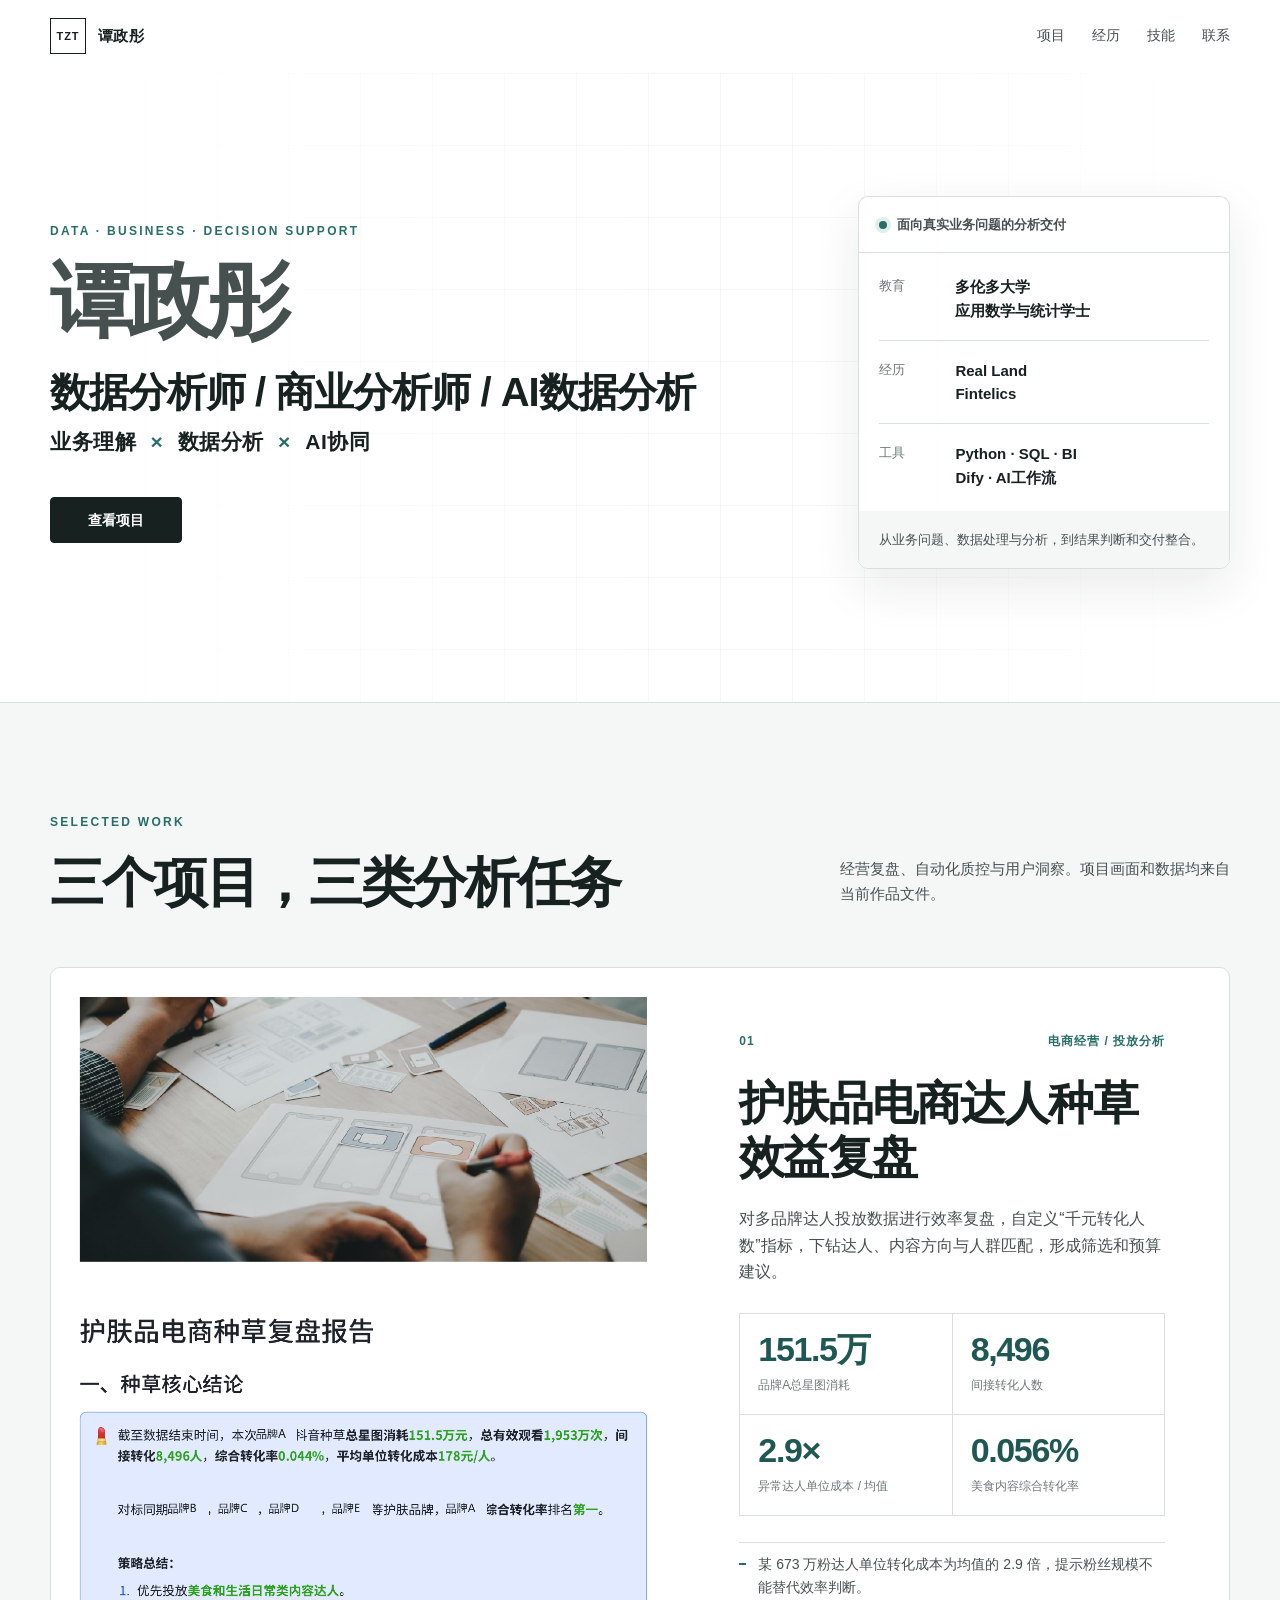
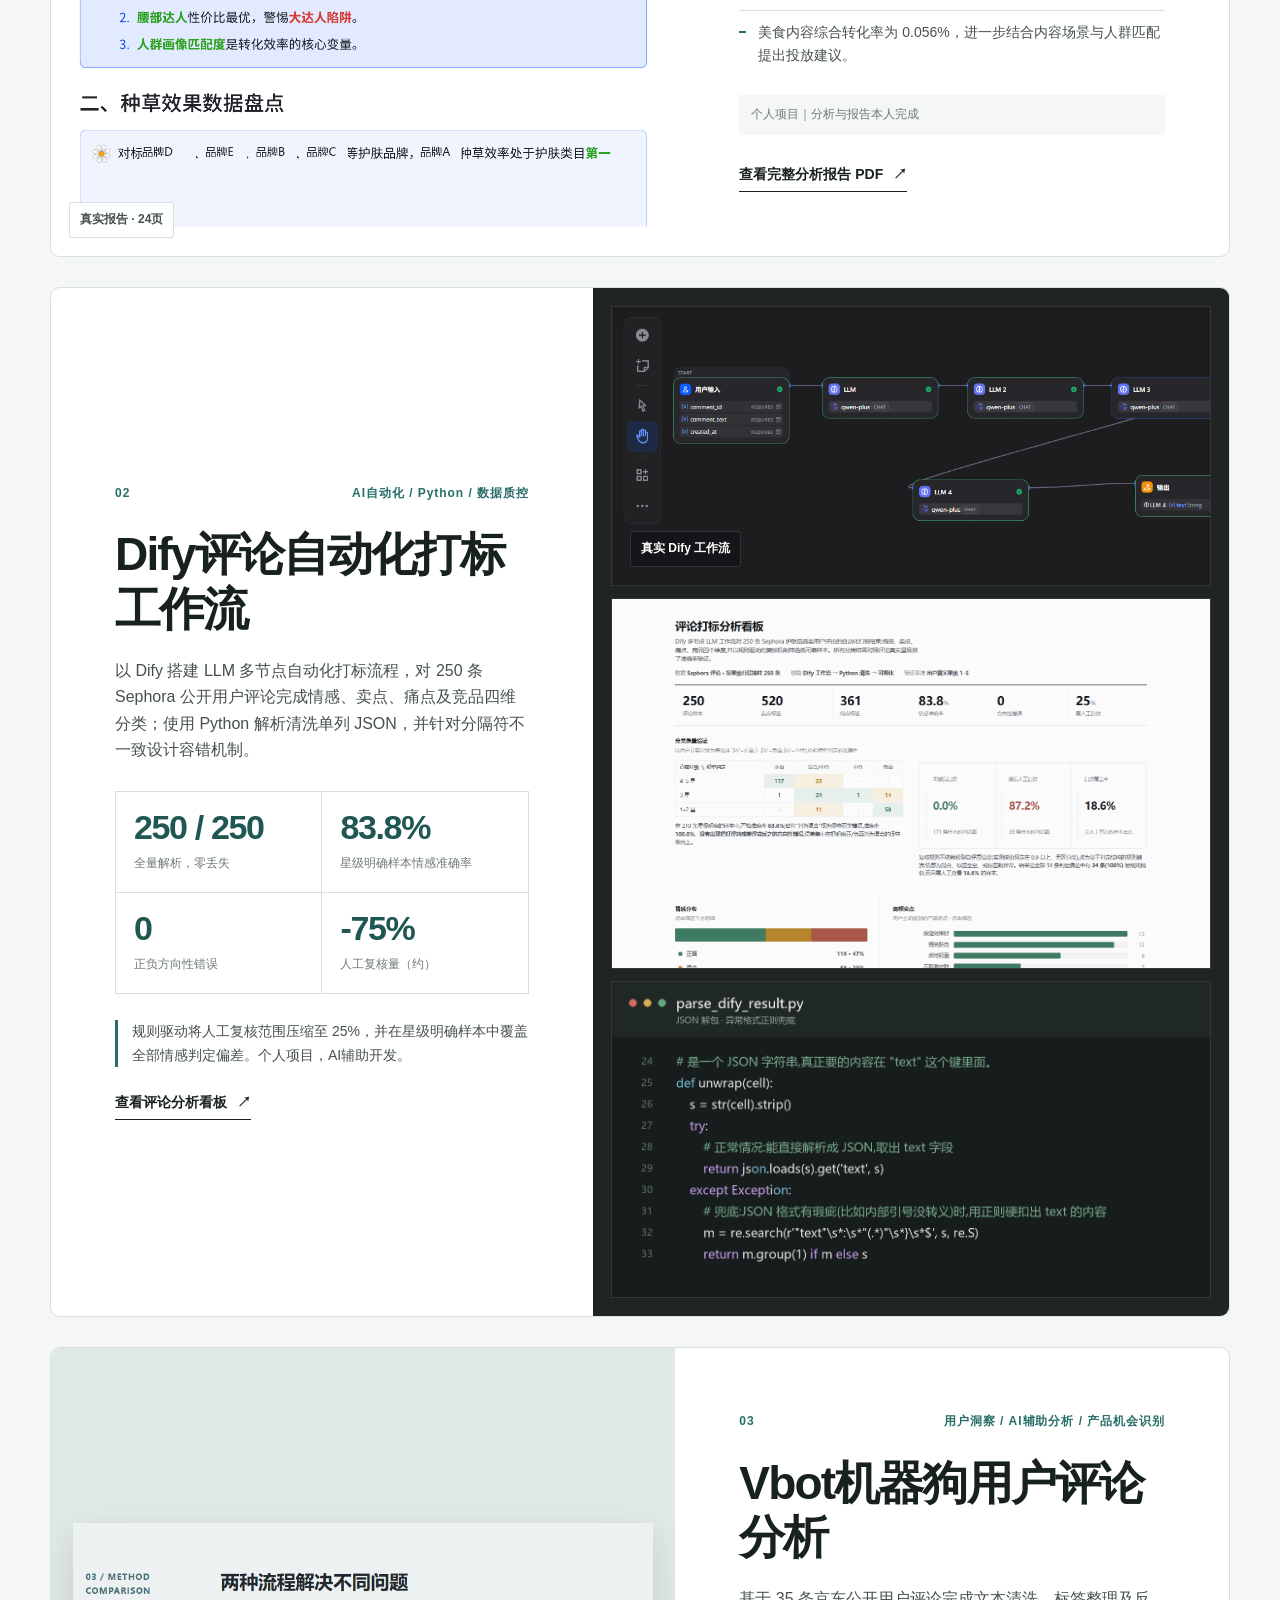
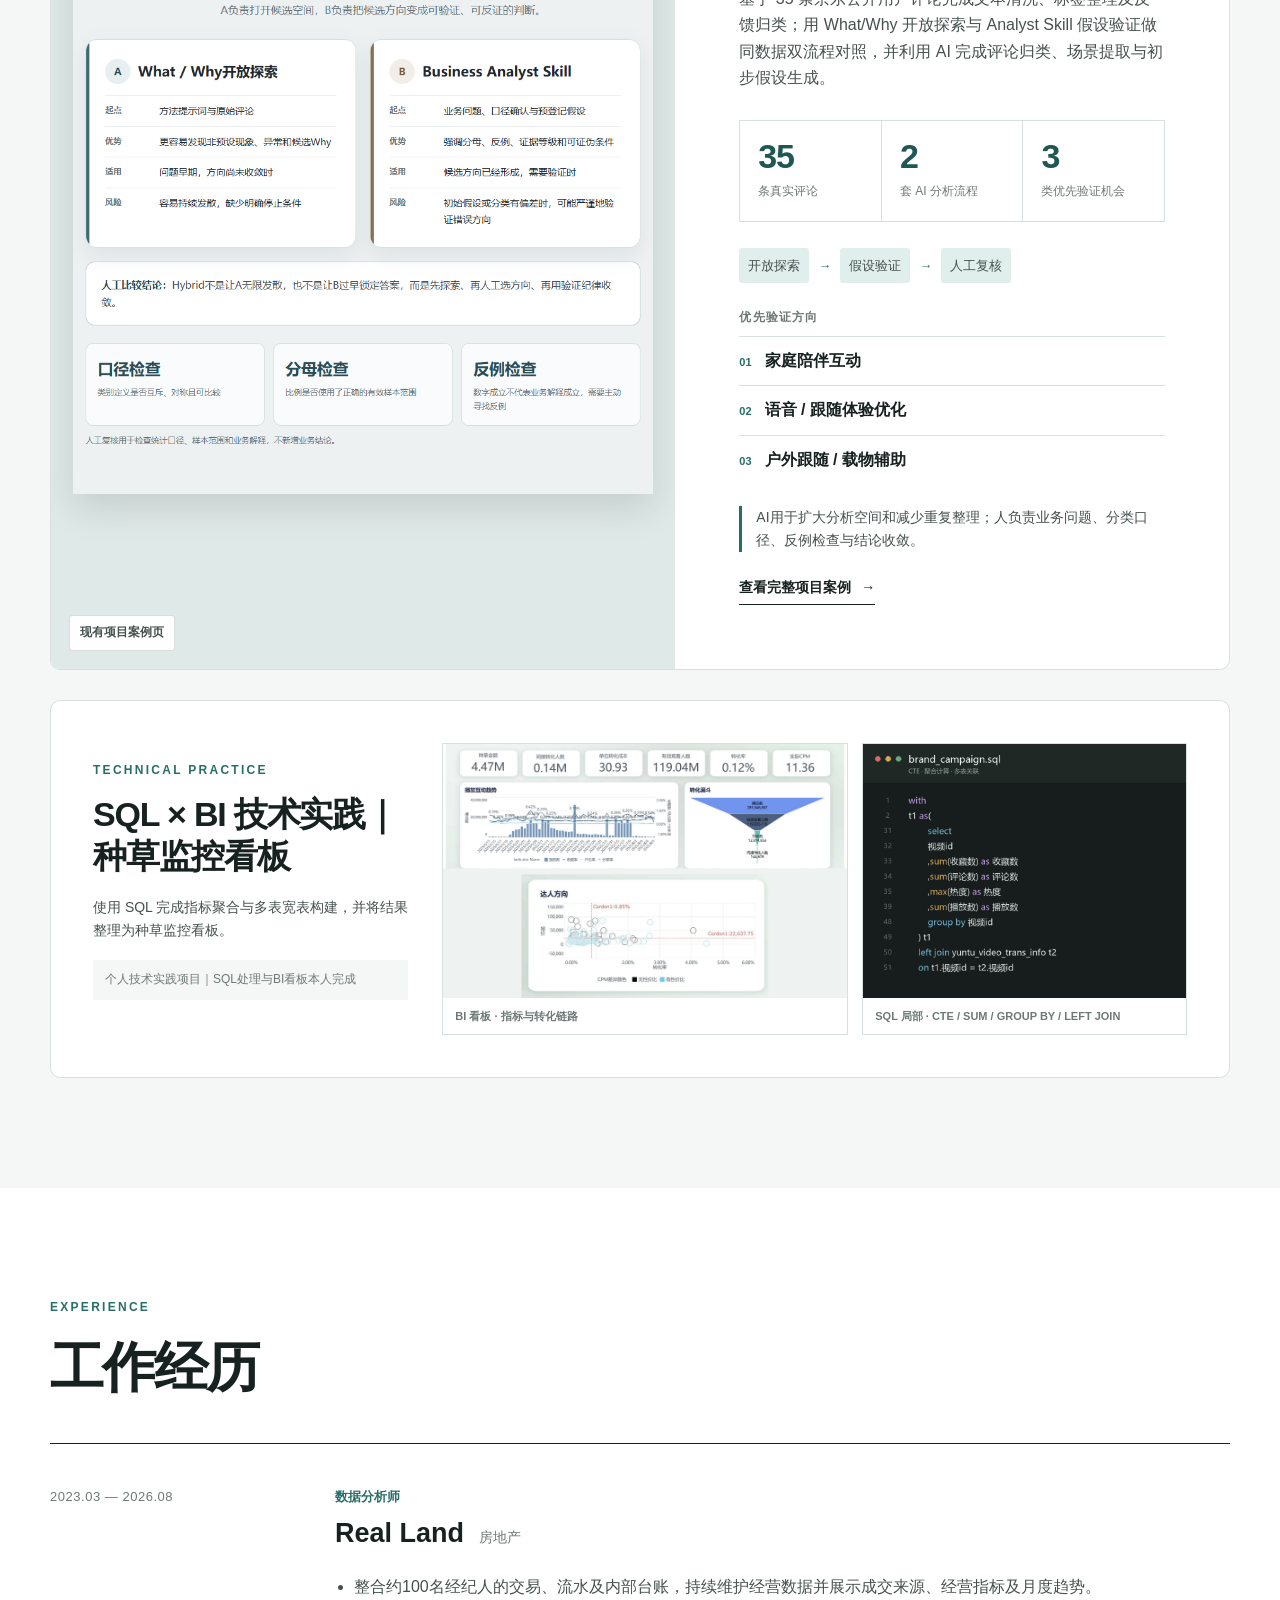
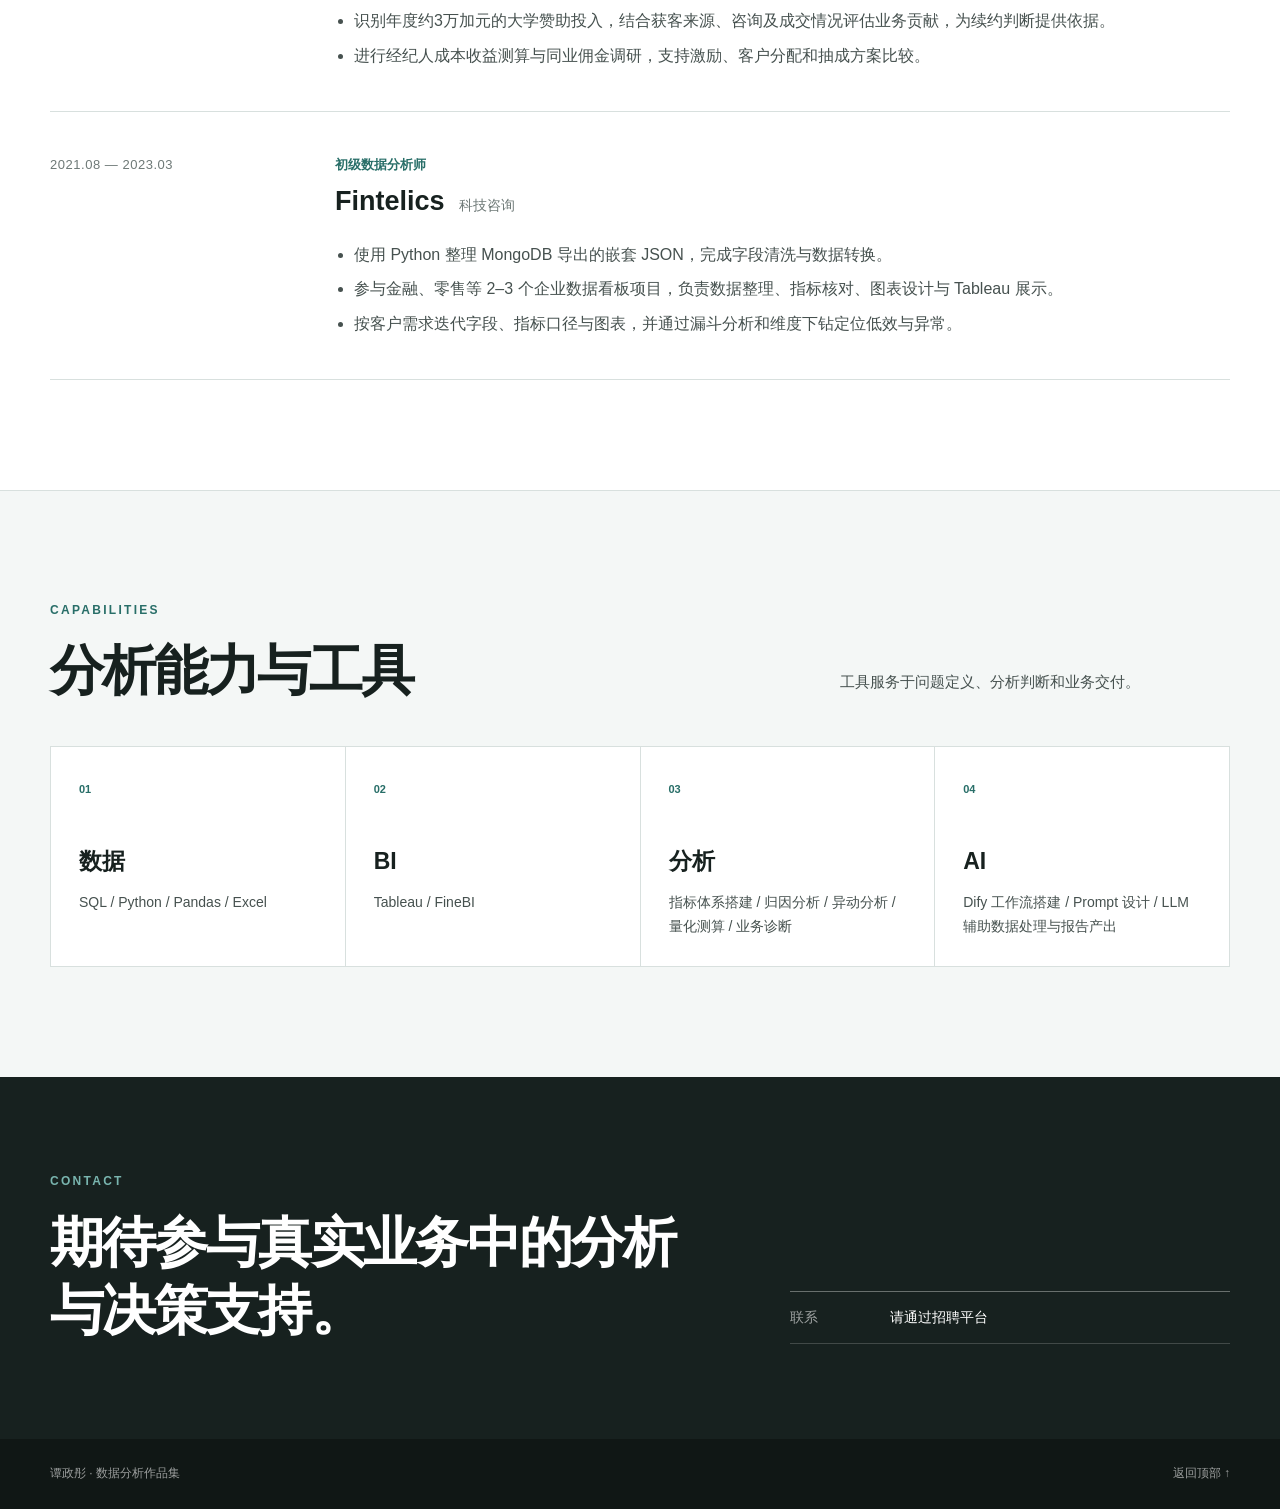
<file: index.html>
<!doctype html>
<html lang="zh-CN">
<head>
  <meta charset="utf-8">
  <meta name="viewport" content="width=device-width, initial-scale=1">
  <meta name="description" content="谭政彤的数据分析师、商业分析师与AI数据分析作品集。">
  <title>谭政彤｜数据分析作品集</title>
  <link rel="stylesheet" href="style.css">
  <script src="script.js" defer></script>
</head>
<body>
  <a class="skip-link" href="#main">跳到主要内容</a>

  <header class="site-header" data-header>
    <div class="shell header-inner">
      <a class="brand" href="#top" aria-label="返回首页">
        <span class="brand-mark">TZT</span>
        <span class="brand-text">谭政彤</span>
      </a>
      <button class="menu-toggle" type="button" aria-expanded="false" aria-controls="site-nav">菜单</button>
      <nav class="site-nav" id="site-nav" aria-label="主导航">
        <a href="#projects">项目</a>
        <a href="#experience">经历</a>
        <a href="#skills">技能</a>
        <a href="#contact">联系</a>
      </nav>
    </div>
  </header>

  <main id="main">
    <section class="hero" id="top" aria-labelledby="hero-title">
      <div class="shell hero-grid">
        <div class="hero-copy">
          <p class="eyebrow">DATA · BUSINESS · DECISION SUPPORT</p>
          <h1 id="hero-title">谭政彤</h1>
          <p class="role">数据分析师 / 商业分析师 / AI数据分析</p>
          <p class="positioning">业务理解 <span>×</span> 数据分析 <span>×</span> AI协同</p>
          <div class="hero-actions">
            <a class="button button-primary" href="#projects">查看项目</a>
          </div>
        </div>

        <aside class="profile-panel" aria-label="个人背景摘要">
          <div class="profile-head">
            <span class="status-dot" aria-hidden="true"></span>
            <span>面向真实业务问题的分析交付</span>
          </div>
          <dl class="profile-list">
            <div>
              <dt>教育</dt>
              <dd>多伦多大学<br>应用数学与统计学士</dd>
            </div>
            <div>
              <dt>经历</dt>
              <dd>Real Land<br>Fintelics</dd>
            </div>
            <div>
              <dt>工具</dt>
              <dd>Python · SQL · BI<br>Dify · AI工作流</dd>
            </div>
          </dl>
          <p class="profile-note">从业务问题、数据处理与分析，到结果判断和交付整合。</p>
        </aside>
      </div>
    </section>

    <section class="section projects" id="projects" aria-labelledby="projects-title">
      <div class="shell">
        <div class="section-heading">
          <div>
            <p class="section-kicker">SELECTED WORK</p>
            <h2 id="projects-title">三个项目，三类分析任务</h2>
          </div>
          <p>经营复盘、自动化质控与用户洞察。项目画面和数据均来自当前作品文件。</p>
        </div>

        <article class="project project-skincare">
          <div class="project-visual report-visual">
            <img src="working/skincare_report_preview.png" alt="护肤品电商种草复盘报告首页，展示核心指标与策略总结" loading="lazy">
            <span class="visual-caption">真实报告 · 24页</span>
          </div>
          <div class="project-content">
            <div class="project-meta">
              <span>01</span>
              <span>电商经营 / 投放分析</span>
            </div>
            <h3>护肤品电商达人种草效益复盘</h3>
            <p class="project-summary">对多品牌达人投放数据进行效率复盘，自定义“千元转化人数”指标，下钻达人、内容方向与人群匹配，形成筛选和预算建议。</p>
            <div class="metric-grid metric-grid-four" aria-label="项目关键指标">
              <div><strong>151.5万</strong><span>品牌A总星图消耗</span></div>
              <div><strong>8,496</strong><span>间接转化人数</span></div>
              <div><strong>2.9×</strong><span>异常达人单位成本 / 均值</span></div>
              <div><strong>0.056%</strong><span>美食内容综合转化率</span></div>
            </div>
            <ul class="finding-list">
              <li>某 673 万粉达人单位转化成本为均值的 2.9 倍，提示粉丝规模不能替代效率判断。</li>
              <li>美食内容综合转化率为 0.056%，进一步结合内容场景与人群匹配提出投放建议。</li>
            </ul>
            <p class="project-disclaimer">个人项目｜分析与报告本人完成</p>
            <a class="text-link" href="assets/skincare/skincare_campaign_review_public.pdf" target="_blank" rel="noopener">查看完整分析报告 PDF <span>↗</span></a>
          </div>
        </article>

        <article class="project project-dify">
          <div class="project-content">
            <div class="project-meta">
              <span>02</span>
              <span>AI自动化 / Python / 数据质控</span>
            </div>
            <h3>Dify评论自动化打标工作流</h3>
            <p class="project-summary">以 Dify 搭建 LLM 多节点自动化打标流程，对 250 条 Sephora 公开用户评论完成情感、卖点、痛点及竞品四维分类；使用 Python 解析清洗单列 JSON，并针对分隔符不一致设计容错机制。</p>
            <div class="metric-grid">
              <div><strong>250 / 250</strong><span>全量解析，零丢失</span></div>
              <div><strong>83.8%</strong><span>星级明确样本情感准确率</span></div>
              <div><strong>0</strong><span>正负方向性错误</span></div>
              <div><strong>-75%</strong><span>人工复核量（约）</span></div>
            </div>
            <p class="method-note">规则驱动将人工复核范围压缩至 25%，并在星级明确样本中覆盖全部情感判定偏差。个人项目，AI辅助开发。</p>
            <a class="text-link" href="assets/dify/评论打标分析看板_250.html" target="_blank" rel="noopener">查看评论分析看板 <span>↗</span></a>
          </div>
          <div class="project-visual dify-visual">
            <div class="workflow-shot">
              <img src="assets/dify/dify_workflow.png" alt="Dify 评论自动化打标多节点工作流截图" loading="lazy">
              <span class="visual-caption visual-caption-dark">真实 Dify 工作流</span>
            </div>
            <div class="dashboard-frame">
              <img src="working/dify_dashboard_preview.png" alt="评论打标分析看板核心区域，包含样本量、情感准确率、人工复核比例和情感卖点分析模块" loading="lazy">
            </div>
            <div class="code-frame">
              <img src="assets/dify/dify_python_preview.png" alt="Dify 结果解析 Python 代码片段，展示 JSON 解包与异常格式正则兜底" loading="lazy">
            </div>
          </div>
        </article>

        <article class="project project-vbot">
          <div class="project-visual vbot-visual">
            <div class="vbot-preview">
              <img src="working/vbot_case_preview.png?v=2" alt="Vbot 项目 What/Why 开放探索与 Business Analyst Skill 方法对比区域" loading="lazy">
            </div>
            <span class="visual-caption">现有项目案例页</span>
          </div>
          <div class="project-content">
            <div class="project-meta">
              <span>03</span>
              <span>用户洞察 / AI辅助分析 / 产品机会识别</span>
            </div>
            <h3>Vbot机器狗用户评论分析</h3>
            <p class="project-summary">基于 35 条京东公开用户评论完成文本清洗、标签整理及反馈归类；用 What/Why 开放探索与 Analyst Skill 假设验证做同数据双流程对照，并利用 AI 完成评论归类、场景提取与初步假设生成。</p>
            <div class="metric-grid metric-grid-three" aria-label="Vbot项目关键指标">
              <div><strong>35</strong><span>条真实评论</span></div>
              <div><strong>2</strong><span>套 AI 分析流程</span></div>
              <div><strong>3</strong><span>类优先验证机会</span></div>
            </div>
            <div class="process-line" aria-label="项目分析流程">
              <span>开放探索</span><i>→</i><span>假设验证</span><i>→</i><span>人工复核</span>
            </div>
            <div class="direction-list">
              <p>优先验证方向</p>
              <ol>
                <li><span>01</span>家庭陪伴互动</li>
                <li><span>02</span>语音 / 跟随体验优化</li>
                <li><span>03</span>户外跟随 / 载物辅助</li>
              </ol>
            </div>
            <p class="method-note">AI用于扩大分析空间和减少重复整理；人负责业务问题、分类口径、反例检查与结论收敛。</p>
            <a class="text-link" href="assets/vbot/vbot_analysis_case.html">查看完整项目案例 <span>→</span></a>
          </div>
        </article>

        <article class="technical-practice" aria-labelledby="camel-title">
          <div class="technical-head">
            <p class="section-kicker">TECHNICAL PRACTICE</p>
            <h3 id="camel-title">SQL × BI 技术实践｜种草监控看板</h3>
            <p>使用 SQL 完成指标聚合与多表宽表构建，并将结果整理为种草监控看板。</p>
            <p class="project-disclaimer">个人技术实践项目｜SQL处理与BI看板本人完成</p>
          </div>
          <div class="technical-gallery">
            <figure>
              <img src="assets/camel/camel_dashboard_preview.png" alt="种草监控看板局部，展示核心指标、播放互动趋势与转化漏斗" loading="lazy">
              <figcaption>BI 看板 · 指标与转化链路</figcaption>
            </figure>
            <figure>
              <img src="assets/camel/camel_sql_preview.png" alt="种草宽表 SQL 代码片段，展示 CTE、聚合计算、GROUP BY 与 LEFT JOIN" loading="lazy">
              <figcaption>SQL 局部 · CTE / SUM / GROUP BY / LEFT JOIN</figcaption>
            </figure>
          </div>
        </article>
      </div>
    </section>

    <section class="section experience" id="experience" aria-labelledby="experience-title">
      <div class="shell">
        <div class="section-heading compact-heading experience-heading">
          <div>
            <p class="section-kicker">EXPERIENCE</p>
            <h2 id="experience-title">工作经历</h2>
          </div>
        </div>

        <div class="timeline">
          <article class="timeline-item">
            <div class="timeline-when">2023.03 — 2026.08</div>
            <div class="timeline-body">
              <p class="timeline-role">数据分析师</p>
              <h3>Real Land <span>房地产</span></h3>
              <ul>
                <li>整合约100名经纪人的交易、流水及内部台账，持续维护经营数据并展示成交来源、经营指标及月度趋势。</li>
                <li>识别年度约3万加元的大学赞助投入，结合获客来源、咨询及成交情况评估业务贡献，为续约判断提供依据。</li>
                <li>进行经纪人成本收益测算与同业佣金调研，支持激励、客户分配和抽成方案比较。</li>
              </ul>
            </div>
          </article>
          <article class="timeline-item">
            <div class="timeline-when">2021.08 — 2023.03</div>
            <div class="timeline-body">
              <p class="timeline-role">初级数据分析师</p>
              <h3>Fintelics <span>科技咨询</span></h3>
              <ul>
                <li>使用 Python 整理 MongoDB 导出的嵌套 JSON，完成字段清洗与数据转换。</li>
                <li>参与金融、零售等 2–3 个企业数据看板项目，负责数据整理、指标核对、图表设计与 Tableau 展示。</li>
                <li>按客户需求迭代字段、指标口径与图表，并通过漏斗分析和维度下钻定位低效与异常。</li>
              </ul>
            </div>
          </article>
        </div>
      </div>
    </section>

    <section class="section skills" id="skills" aria-labelledby="skills-title">
      <div class="shell">
        <div class="section-heading compact-heading">
          <div>
            <p class="section-kicker">CAPABILITIES</p>
            <h2 id="skills-title">分析能力与工具</h2>
          </div>
          <p>工具服务于问题定义、分析判断和业务交付。</p>
        </div>
        <div class="skills-grid">
          <article><span class="skill-index">01</span><h3>数据</h3><p>SQL / Python / Pandas / Excel</p></article>
          <article><span class="skill-index">02</span><h3>BI</h3><p>Tableau / FineBI</p></article>
          <article><span class="skill-index">03</span><h3>分析</h3><p>指标体系搭建 / 归因分析 / 异动分析 / 量化测算 / 业务诊断</p></article>
          <article><span class="skill-index">04</span><h3>AI</h3><p>Dify 工作流搭建 / Prompt 设计 / LLM 辅助数据处理与报告产出</p></article>
        </div>
      </div>
    </section>

    <section class="contact" id="contact" aria-labelledby="contact-title">
      <div class="shell contact-grid">
        <div>
          <p class="section-kicker">CONTACT</p>
          <h2 id="contact-title">期待参与真实业务中的分析与决策支持。</h2>
        </div>
        <address class="contact-list">
          <p><span>联系</span>请通过招聘平台</p>
        </address>
      </div>
    </section>
  </main>

  <footer class="site-footer">
    <div class="shell">
      <p>谭政彤 · 数据分析作品集</p>
      <a href="#top">返回顶部 ↑</a>
    </div>
  </footer>
</body>
</html>
</file>
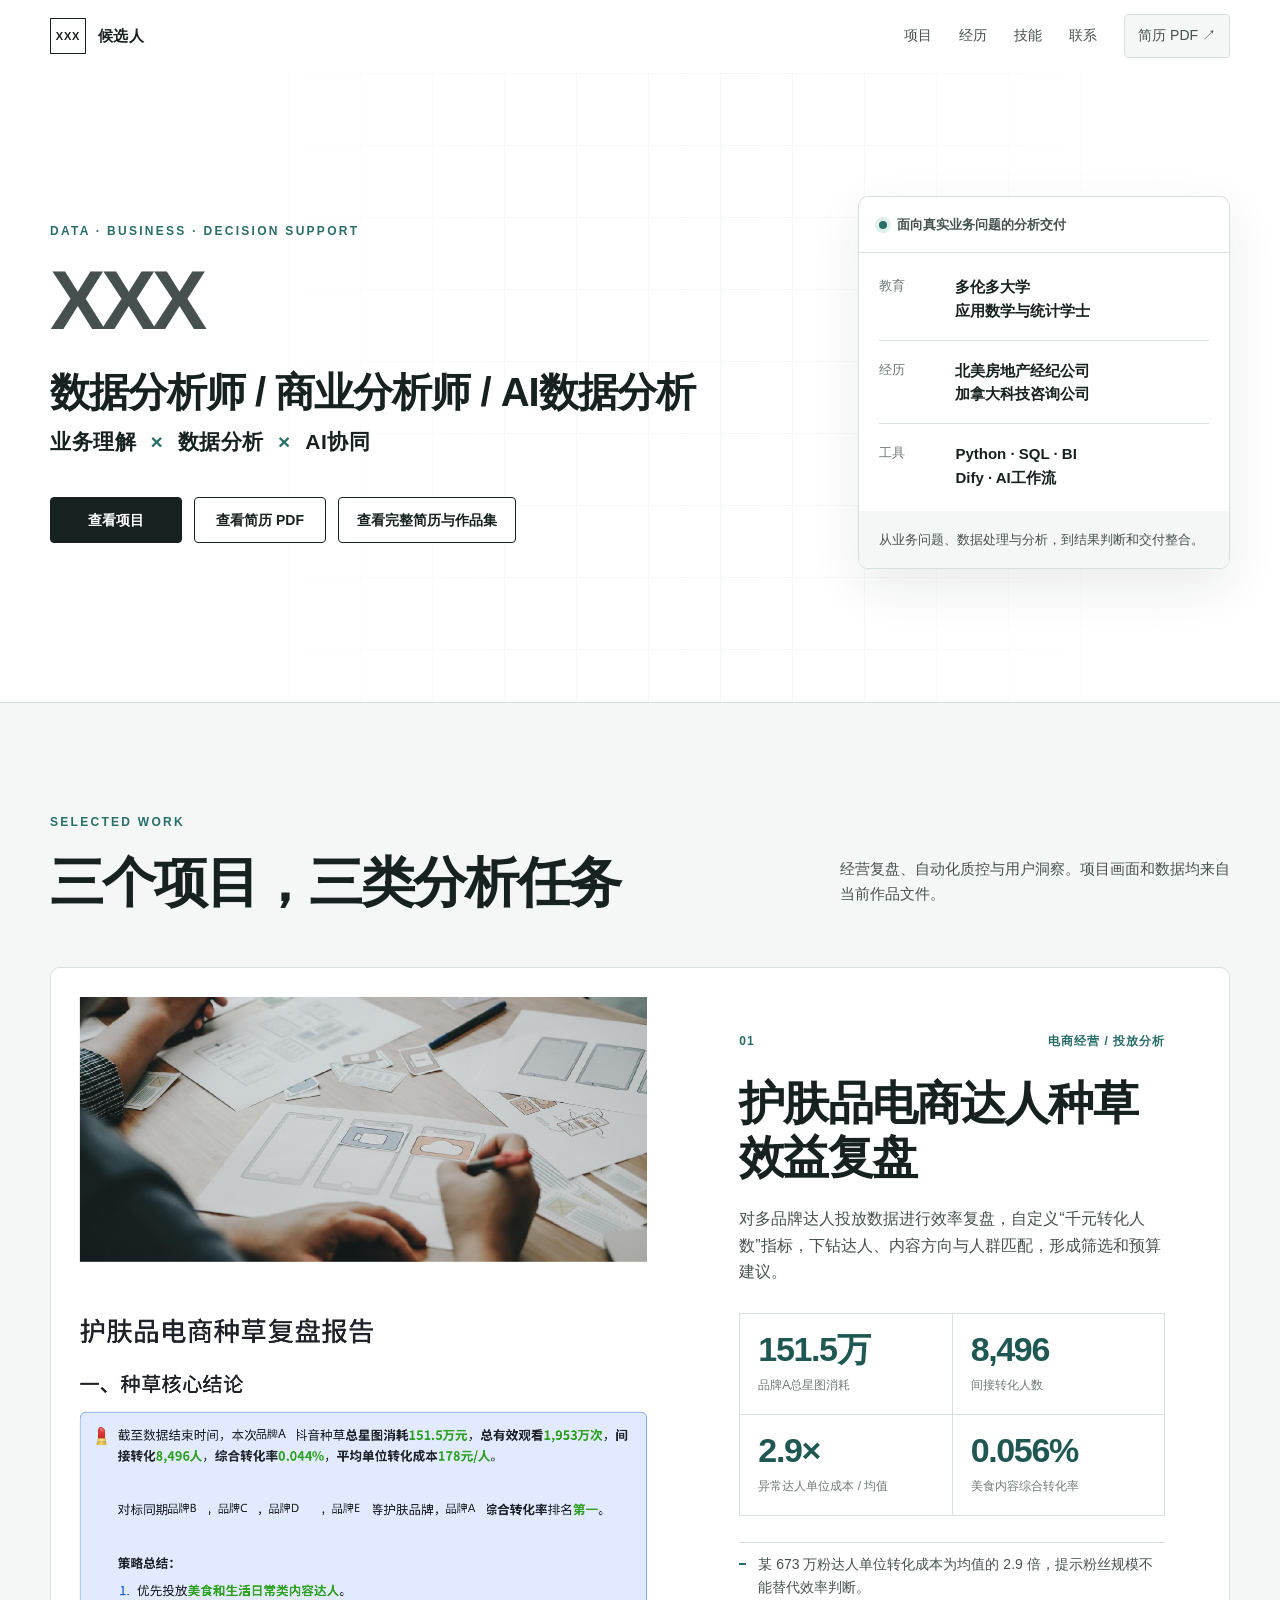
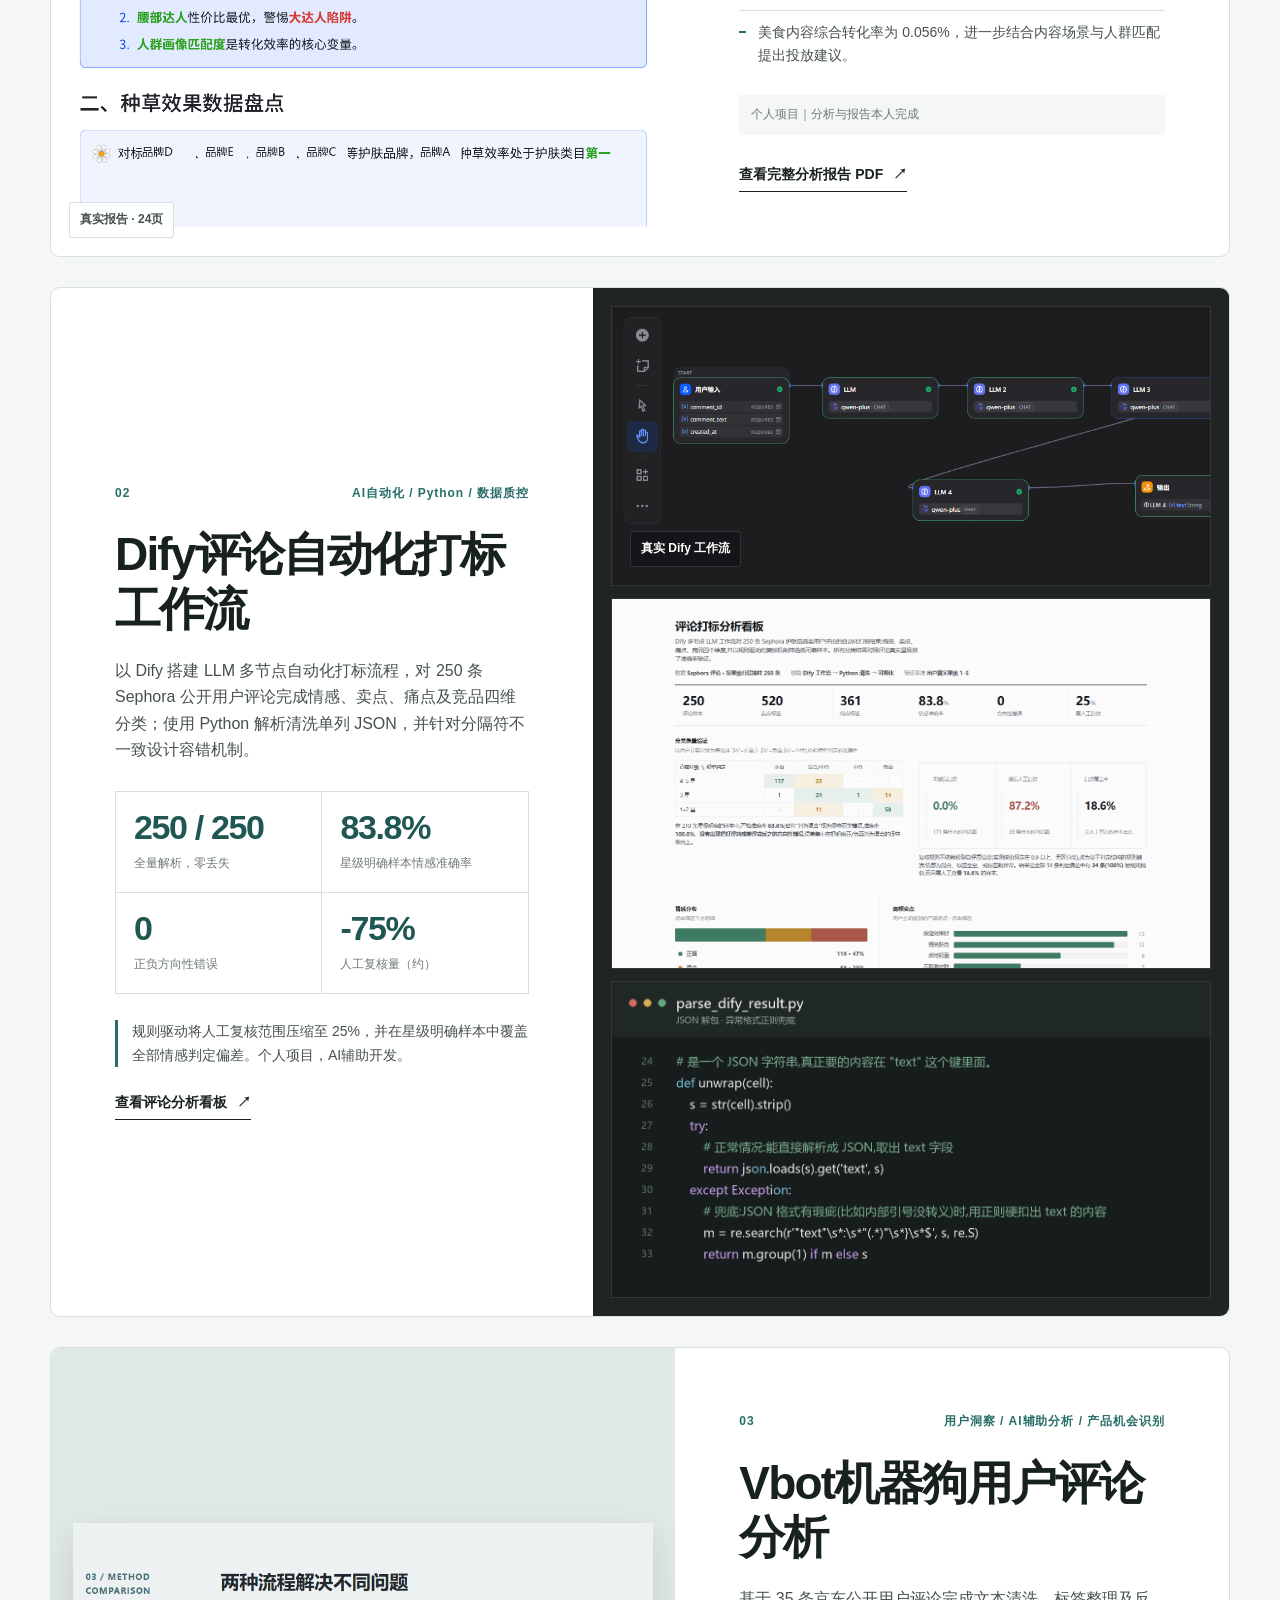
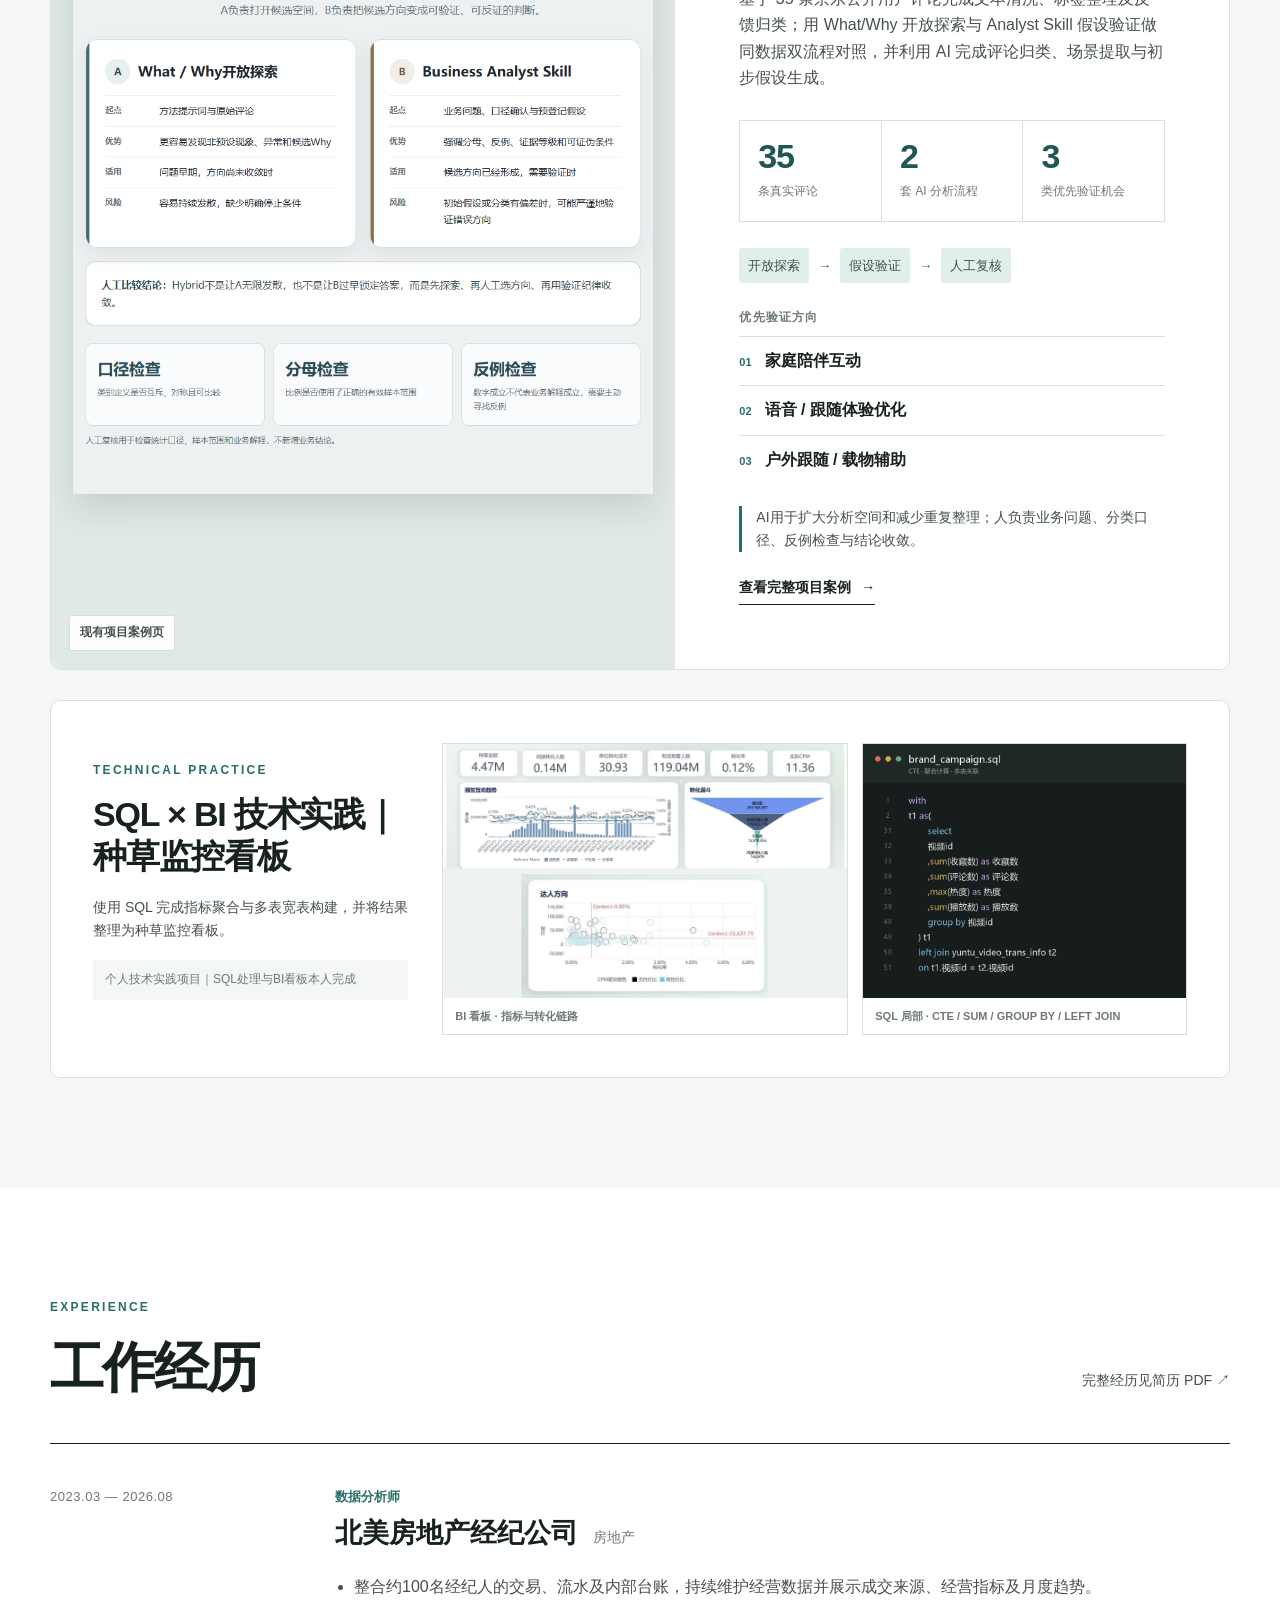
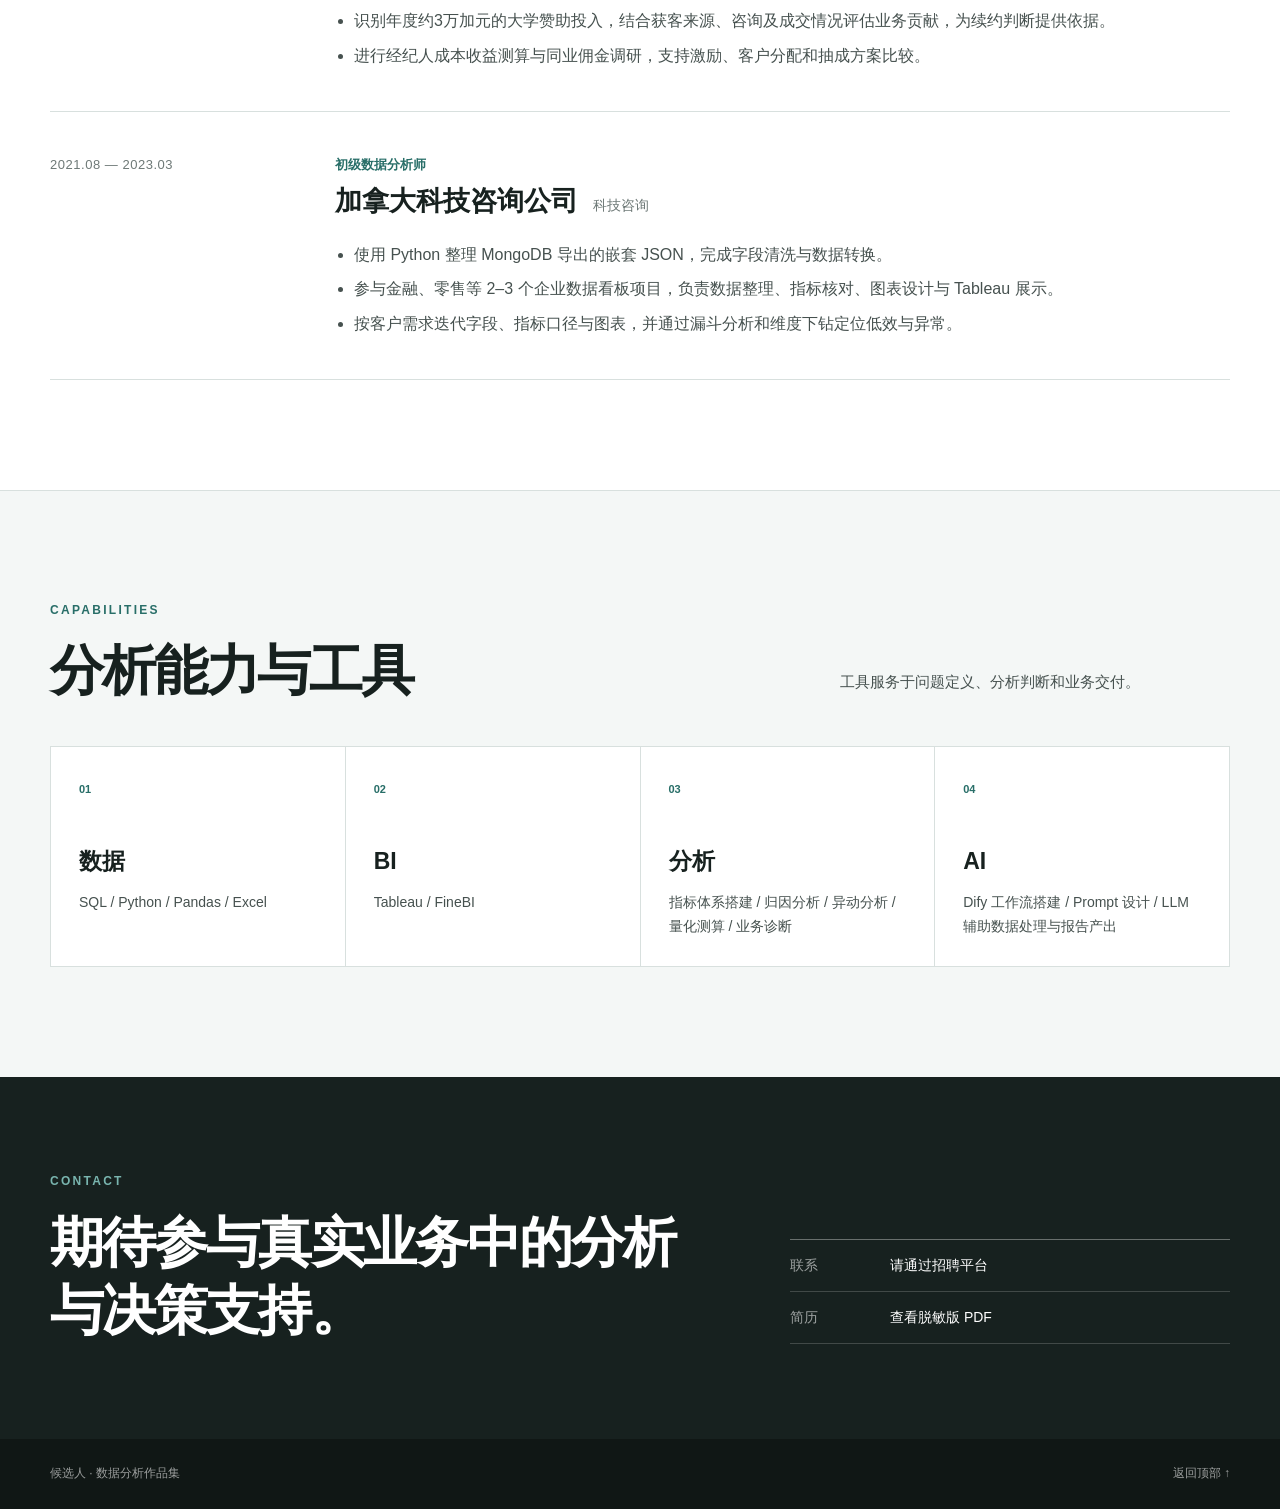
<file: review/index.html>
<!doctype html>
<html lang="zh-CN">
<head>
  <meta charset="utf-8">
  <meta name="viewport" content="width=device-width, initial-scale=1">
  <meta name="description" content="候选人的数据分析师、商业分析师与AI数据分析作品集 Review 版本。">
  <title>候选人｜数据分析作品集 Review</title>
  <link rel="stylesheet" href="../style.css">
  <script src="../script.js" defer></script>
</head>
<body>
  <a class="skip-link" href="#main">跳到主要内容</a>

  <header class="site-header" data-header>
    <div class="shell header-inner">
      <a class="brand" href="#top" aria-label="返回首页">
        <span class="brand-mark">XXX</span>
        <span class="brand-text">候选人</span>
      </a>
      <button class="menu-toggle" type="button" aria-expanded="false" aria-controls="site-nav">菜单</button>
      <nav class="site-nav" id="site-nav" aria-label="主导航">
        <a href="#projects">项目</a>
        <a href="#experience">经历</a>
        <a href="#skills">技能</a>
        <a href="#contact">联系</a>
        <a class="nav-resume" href="resume_for_review_anonymized.pdf" target="_blank" rel="noopener">简历 PDF ↗</a>
      </nav>
    </div>
  </header>

  <main id="main">
    <section class="hero" id="top" aria-labelledby="hero-title">
      <div class="shell hero-grid">
        <div class="hero-copy">
          <p class="eyebrow">DATA · BUSINESS · DECISION SUPPORT</p>
          <h1 id="hero-title">XXX</h1>
          <p class="role">数据分析师 / 商业分析师 / AI数据分析</p>
          <p class="positioning">业务理解 <span>×</span> 数据分析 <span>×</span> AI协同</p>
          <div class="hero-actions">
            <a class="button button-primary" href="#projects">查看项目</a>
            <a class="button button-secondary" href="resume_for_review_anonymized.pdf" target="_blank" rel="noopener">查看简历 PDF</a>
            <a class="button button-secondary" href="resume_portfolio_for_review_anonymized.pdf" target="_blank" rel="noopener">查看完整简历与作品集</a>
          </div>
        </div>

        <aside class="profile-panel" aria-label="个人背景摘要">
          <div class="profile-head">
            <span class="status-dot" aria-hidden="true"></span>
            <span>面向真实业务问题的分析交付</span>
          </div>
          <dl class="profile-list">
            <div>
              <dt>教育</dt>
              <dd>多伦多大学<br>应用数学与统计学士</dd>
            </div>
            <div>
              <dt>经历</dt>
              <dd>北美房地产经纪公司<br>加拿大科技咨询公司</dd>
            </div>
            <div>
              <dt>工具</dt>
              <dd>Python · SQL · BI<br>Dify · AI工作流</dd>
            </div>
          </dl>
          <p class="profile-note">从业务问题、数据处理与分析，到结果判断和交付整合。</p>
        </aside>
      </div>
    </section>

    <section class="section projects" id="projects" aria-labelledby="projects-title">
      <div class="shell">
        <div class="section-heading">
          <div>
            <p class="section-kicker">SELECTED WORK</p>
            <h2 id="projects-title">三个项目，三类分析任务</h2>
          </div>
          <p>经营复盘、自动化质控与用户洞察。项目画面和数据均来自当前作品文件。</p>
        </div>

        <article class="project project-skincare">
          <div class="project-visual report-visual">
            <img src="../working/skincare_report_preview.png" alt="护肤品电商种草复盘报告首页，展示核心指标与策略总结" loading="lazy">
            <span class="visual-caption">真实报告 · 24页</span>
          </div>
          <div class="project-content">
            <div class="project-meta">
              <span>01</span>
              <span>电商经营 / 投放分析</span>
            </div>
            <h3>护肤品电商达人种草效益复盘</h3>
            <p class="project-summary">对多品牌达人投放数据进行效率复盘，自定义“千元转化人数”指标，下钻达人、内容方向与人群匹配，形成筛选和预算建议。</p>
            <div class="metric-grid metric-grid-four" aria-label="项目关键指标">
              <div><strong>151.5万</strong><span>品牌A总星图消耗</span></div>
              <div><strong>8,496</strong><span>间接转化人数</span></div>
              <div><strong>2.9×</strong><span>异常达人单位成本 / 均值</span></div>
              <div><strong>0.056%</strong><span>美食内容综合转化率</span></div>
            </div>
            <ul class="finding-list">
              <li>某 673 万粉达人单位转化成本为均值的 2.9 倍，提示粉丝规模不能替代效率判断。</li>
              <li>美食内容综合转化率为 0.056%，进一步结合内容场景与人群匹配提出投放建议。</li>
            </ul>
            <p class="project-disclaimer">个人项目｜分析与报告本人完成</p>
            <a class="text-link" href="../assets/skincare/skincare_campaign_review_public.pdf" target="_blank" rel="noopener">查看完整分析报告 PDF <span>↗</span></a>
          </div>
        </article>

        <article class="project project-dify">
          <div class="project-content">
            <div class="project-meta">
              <span>02</span>
              <span>AI自动化 / Python / 数据质控</span>
            </div>
            <h3>Dify评论自动化打标工作流</h3>
            <p class="project-summary">以 Dify 搭建 LLM 多节点自动化打标流程，对 250 条 Sephora 公开用户评论完成情感、卖点、痛点及竞品四维分类；使用 Python 解析清洗单列 JSON，并针对分隔符不一致设计容错机制。</p>
            <div class="metric-grid">
              <div><strong>250 / 250</strong><span>全量解析，零丢失</span></div>
              <div><strong>83.8%</strong><span>星级明确样本情感准确率</span></div>
              <div><strong>0</strong><span>正负方向性错误</span></div>
              <div><strong>-75%</strong><span>人工复核量（约）</span></div>
            </div>
            <p class="method-note">规则驱动将人工复核范围压缩至 25%，并在星级明确样本中覆盖全部情感判定偏差。个人项目，AI辅助开发。</p>
            <a class="text-link" href="../assets/dify/评论打标分析看板_250.html" target="_blank" rel="noopener">查看评论分析看板 <span>↗</span></a>
          </div>
          <div class="project-visual dify-visual">
            <div class="workflow-shot">
              <img src="../assets/dify/dify_workflow.png" alt="Dify 评论自动化打标多节点工作流截图" loading="lazy">
              <span class="visual-caption visual-caption-dark">真实 Dify 工作流</span>
            </div>
            <div class="dashboard-frame">
              <img src="../working/dify_dashboard_preview.png" alt="评论打标分析看板核心区域，包含样本量、情感准确率、人工复核比例和情感卖点分析模块" loading="lazy">
            </div>
            <div class="code-frame">
              <img src="../assets/dify/dify_python_preview.png" alt="Dify 结果解析 Python 代码片段，展示 JSON 解包与异常格式正则兜底" loading="lazy">
            </div>
          </div>
        </article>

        <article class="project project-vbot">
          <div class="project-visual vbot-visual">
            <div class="vbot-preview">
              <img src="../working/vbot_case_preview.png?v=2" alt="Vbot 项目 What/Why 开放探索与 Business Analyst Skill 方法对比区域" loading="lazy">
            </div>
            <span class="visual-caption">现有项目案例页</span>
          </div>
          <div class="project-content">
            <div class="project-meta">
              <span>03</span>
              <span>用户洞察 / AI辅助分析 / 产品机会识别</span>
            </div>
            <h3>Vbot机器狗用户评论分析</h3>
            <p class="project-summary">基于 35 条京东公开用户评论完成文本清洗、标签整理及反馈归类；用 What/Why 开放探索与 Analyst Skill 假设验证做同数据双流程对照，并利用 AI 完成评论归类、场景提取与初步假设生成。</p>
            <div class="metric-grid metric-grid-three" aria-label="Vbot项目关键指标">
              <div><strong>35</strong><span>条真实评论</span></div>
              <div><strong>2</strong><span>套 AI 分析流程</span></div>
              <div><strong>3</strong><span>类优先验证机会</span></div>
            </div>
            <div class="process-line" aria-label="项目分析流程">
              <span>开放探索</span><i>→</i><span>假设验证</span><i>→</i><span>人工复核</span>
            </div>
            <div class="direction-list">
              <p>优先验证方向</p>
              <ol>
                <li><span>01</span>家庭陪伴互动</li>
                <li><span>02</span>语音 / 跟随体验优化</li>
                <li><span>03</span>户外跟随 / 载物辅助</li>
              </ol>
            </div>
            <p class="method-note">AI用于扩大分析空间和减少重复整理；人负责业务问题、分类口径、反例检查与结论收敛。</p>
            <a class="text-link" href="../assets/vbot/vbot_analysis_case.html">查看完整项目案例 <span>→</span></a>
          </div>
        </article>

        <article class="technical-practice" aria-labelledby="camel-title">
          <div class="technical-head">
            <p class="section-kicker">TECHNICAL PRACTICE</p>
            <h3 id="camel-title">SQL × BI 技术实践｜种草监控看板</h3>
            <p>使用 SQL 完成指标聚合与多表宽表构建，并将结果整理为种草监控看板。</p>
            <p class="project-disclaimer">个人技术实践项目｜SQL处理与BI看板本人完成</p>
          </div>
          <div class="technical-gallery">
            <figure>
              <img src="../assets/camel/camel_dashboard_preview.png" alt="种草监控看板局部，展示核心指标、播放互动趋势与转化漏斗" loading="lazy">
              <figcaption>BI 看板 · 指标与转化链路</figcaption>
            </figure>
            <figure>
              <img src="../assets/camel/camel_sql_preview.png" alt="种草宽表 SQL 代码片段，展示 CTE、聚合计算、GROUP BY 与 LEFT JOIN" loading="lazy">
              <figcaption>SQL 局部 · CTE / SUM / GROUP BY / LEFT JOIN</figcaption>
            </figure>
          </div>
        </article>
      </div>
    </section>

    <section class="section experience" id="experience" aria-labelledby="experience-title">
      <div class="shell">
        <div class="section-heading compact-heading">
          <div>
            <p class="section-kicker">EXPERIENCE</p>
            <h2 id="experience-title">工作经历</h2>
          </div>
          <a class="quiet-link" href="resume_for_review_anonymized.pdf" target="_blank" rel="noopener">完整经历见简历 PDF ↗</a>
        </div>

        <div class="timeline">
          <article class="timeline-item">
            <div class="timeline-when">2023.03 — 2026.08</div>
            <div class="timeline-body">
              <p class="timeline-role">数据分析师</p>
              <h3>北美房地产经纪公司 <span>房地产</span></h3>
              <ul>
                <li>整合约100名经纪人的交易、流水及内部台账，持续维护经营数据并展示成交来源、经营指标及月度趋势。</li>
                <li>识别年度约3万加元的大学赞助投入，结合获客来源、咨询及成交情况评估业务贡献，为续约判断提供依据。</li>
                <li>进行经纪人成本收益测算与同业佣金调研，支持激励、客户分配和抽成方案比较。</li>
              </ul>
            </div>
          </article>
          <article class="timeline-item">
            <div class="timeline-when">2021.08 — 2023.03</div>
            <div class="timeline-body">
              <p class="timeline-role">初级数据分析师</p>
              <h3>加拿大科技咨询公司 <span>科技咨询</span></h3>
              <ul>
                <li>使用 Python 整理 MongoDB 导出的嵌套 JSON，完成字段清洗与数据转换。</li>
                <li>参与金融、零售等 2–3 个企业数据看板项目，负责数据整理、指标核对、图表设计与 Tableau 展示。</li>
                <li>按客户需求迭代字段、指标口径与图表，并通过漏斗分析和维度下钻定位低效与异常。</li>
              </ul>
            </div>
          </article>
        </div>
      </div>
    </section>

    <section class="section skills" id="skills" aria-labelledby="skills-title">
      <div class="shell">
        <div class="section-heading compact-heading">
          <div>
            <p class="section-kicker">CAPABILITIES</p>
            <h2 id="skills-title">分析能力与工具</h2>
          </div>
          <p>工具服务于问题定义、分析判断和业务交付。</p>
        </div>
        <div class="skills-grid">
          <article><span class="skill-index">01</span><h3>数据</h3><p>SQL / Python / Pandas / Excel</p></article>
          <article><span class="skill-index">02</span><h3>BI</h3><p>Tableau / FineBI</p></article>
          <article><span class="skill-index">03</span><h3>分析</h3><p>指标体系搭建 / 归因分析 / 异动分析 / 量化测算 / 业务诊断</p></article>
          <article><span class="skill-index">04</span><h3>AI</h3><p>Dify 工作流搭建 / Prompt 设计 / LLM 辅助数据处理与报告产出</p></article>
        </div>
      </div>
    </section>

    <section class="contact" id="contact" aria-labelledby="contact-title">
      <div class="shell contact-grid">
        <div>
          <p class="section-kicker">CONTACT</p>
          <h2 id="contact-title">期待参与真实业务中的分析与决策支持。</h2>
        </div>
        <address class="contact-list">
          <p><span>联系</span>请通过招聘平台</p>
          <a href="resume_for_review_anonymized.pdf" target="_blank" rel="noopener"><span>简历</span>查看脱敏版 PDF</a>
        </address>
      </div>
    </section>
  </main>

  <footer class="site-footer">
    <div class="shell">
      <p>候选人 · 数据分析作品集</p>
      <a href="#top">返回顶部 ↑</a>
    </div>
  </footer>
</body>
</html>
</file>
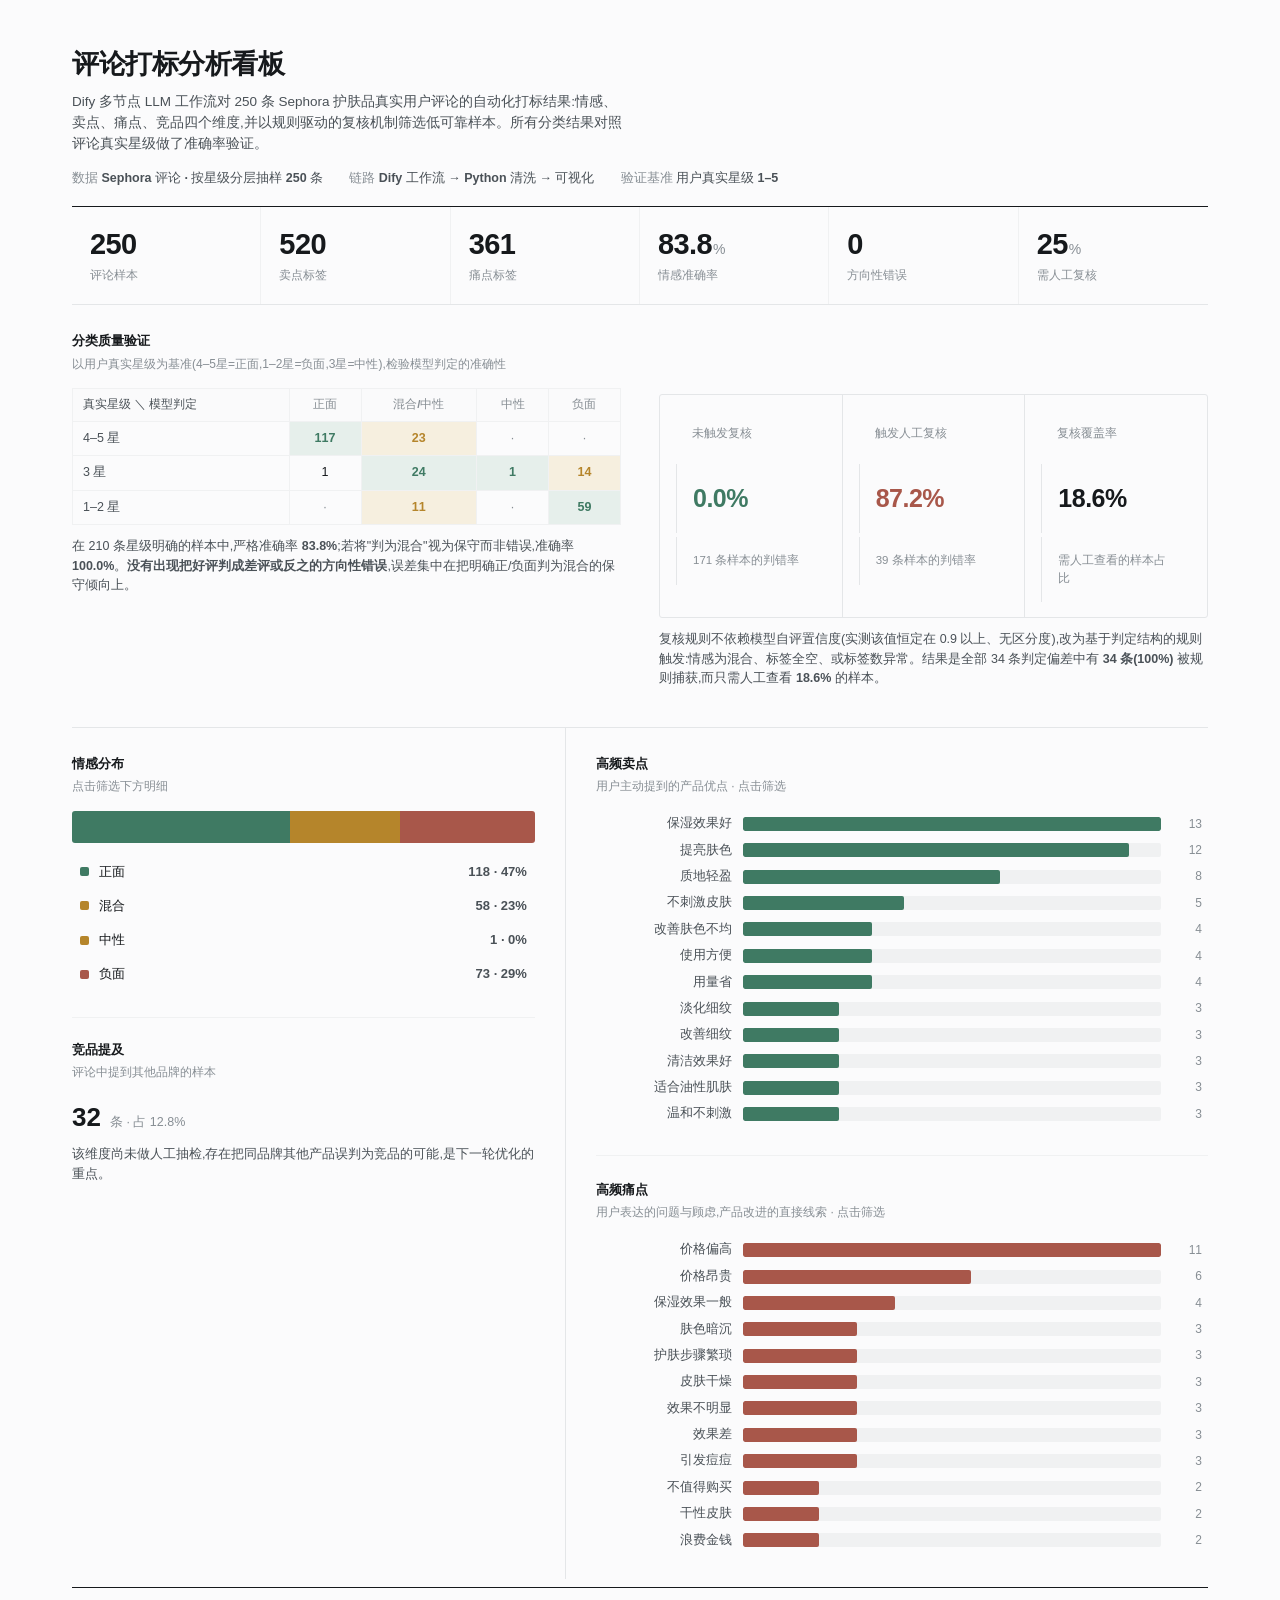
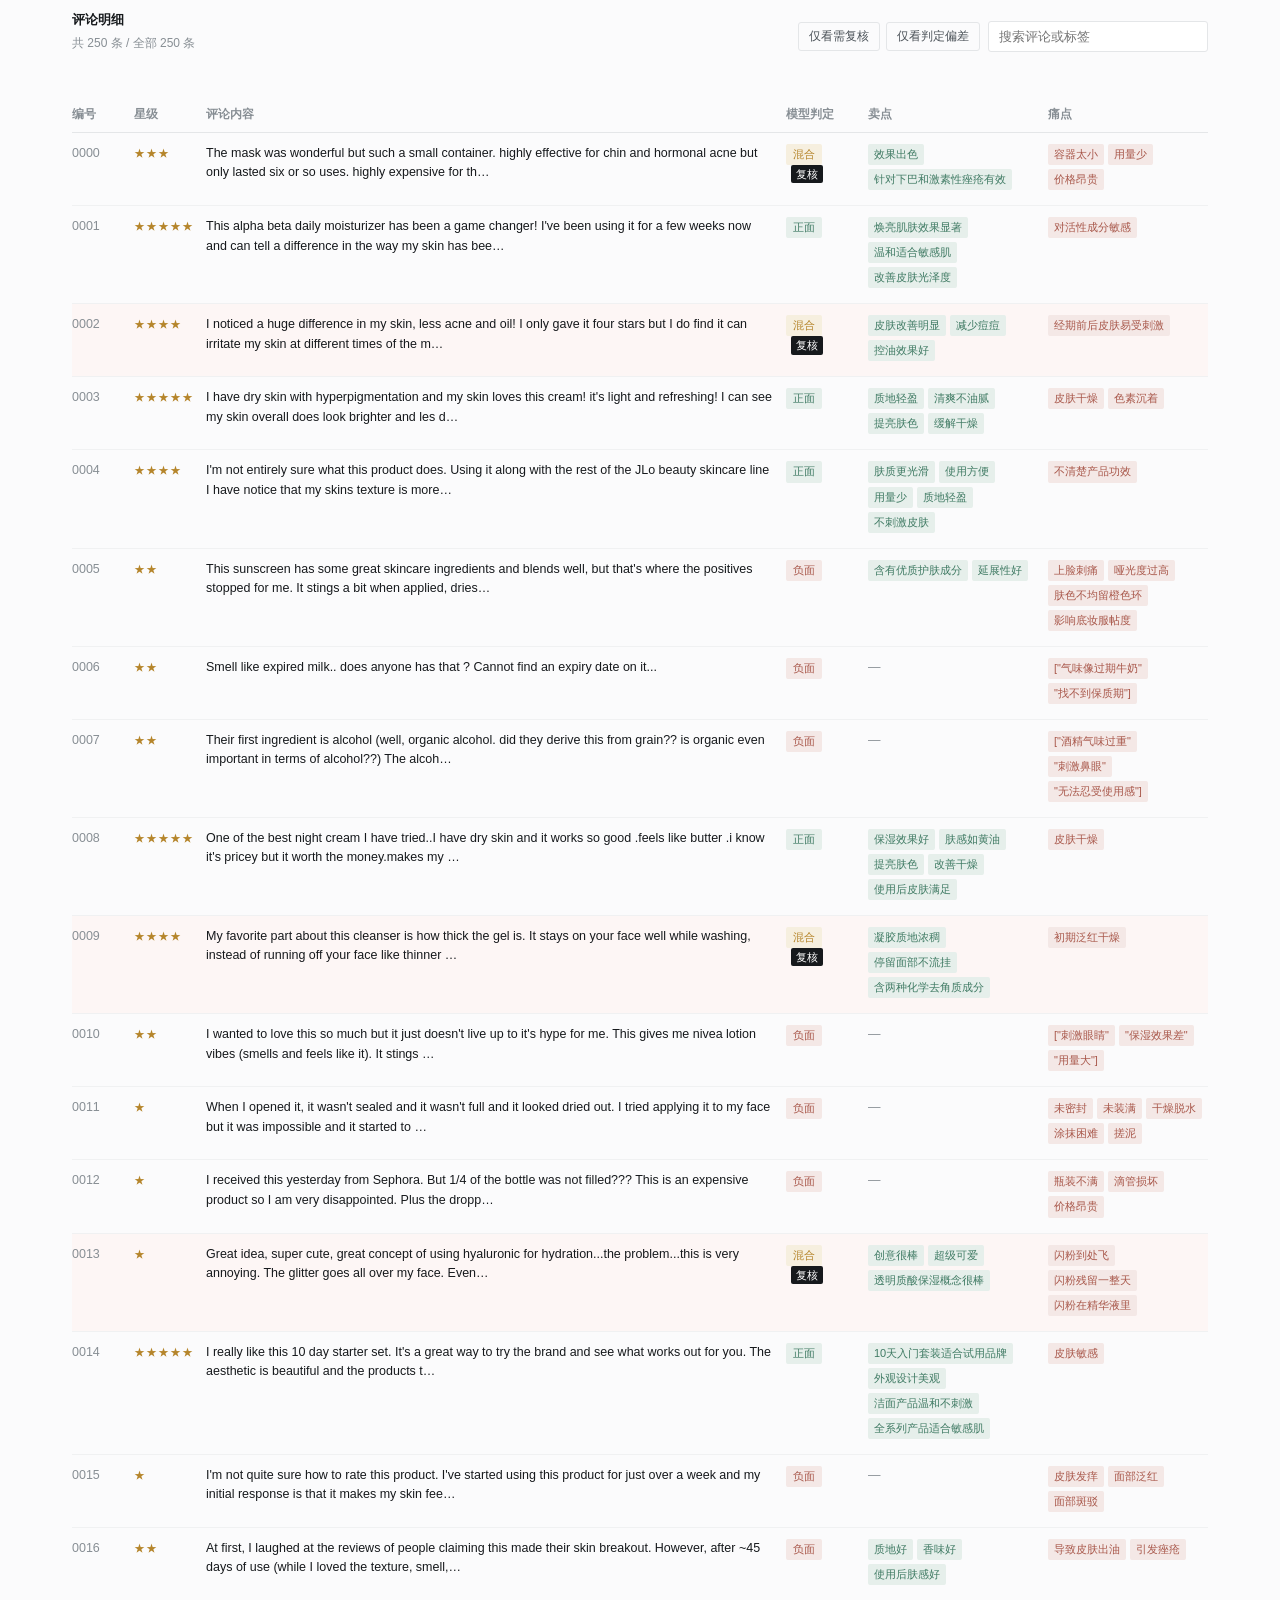
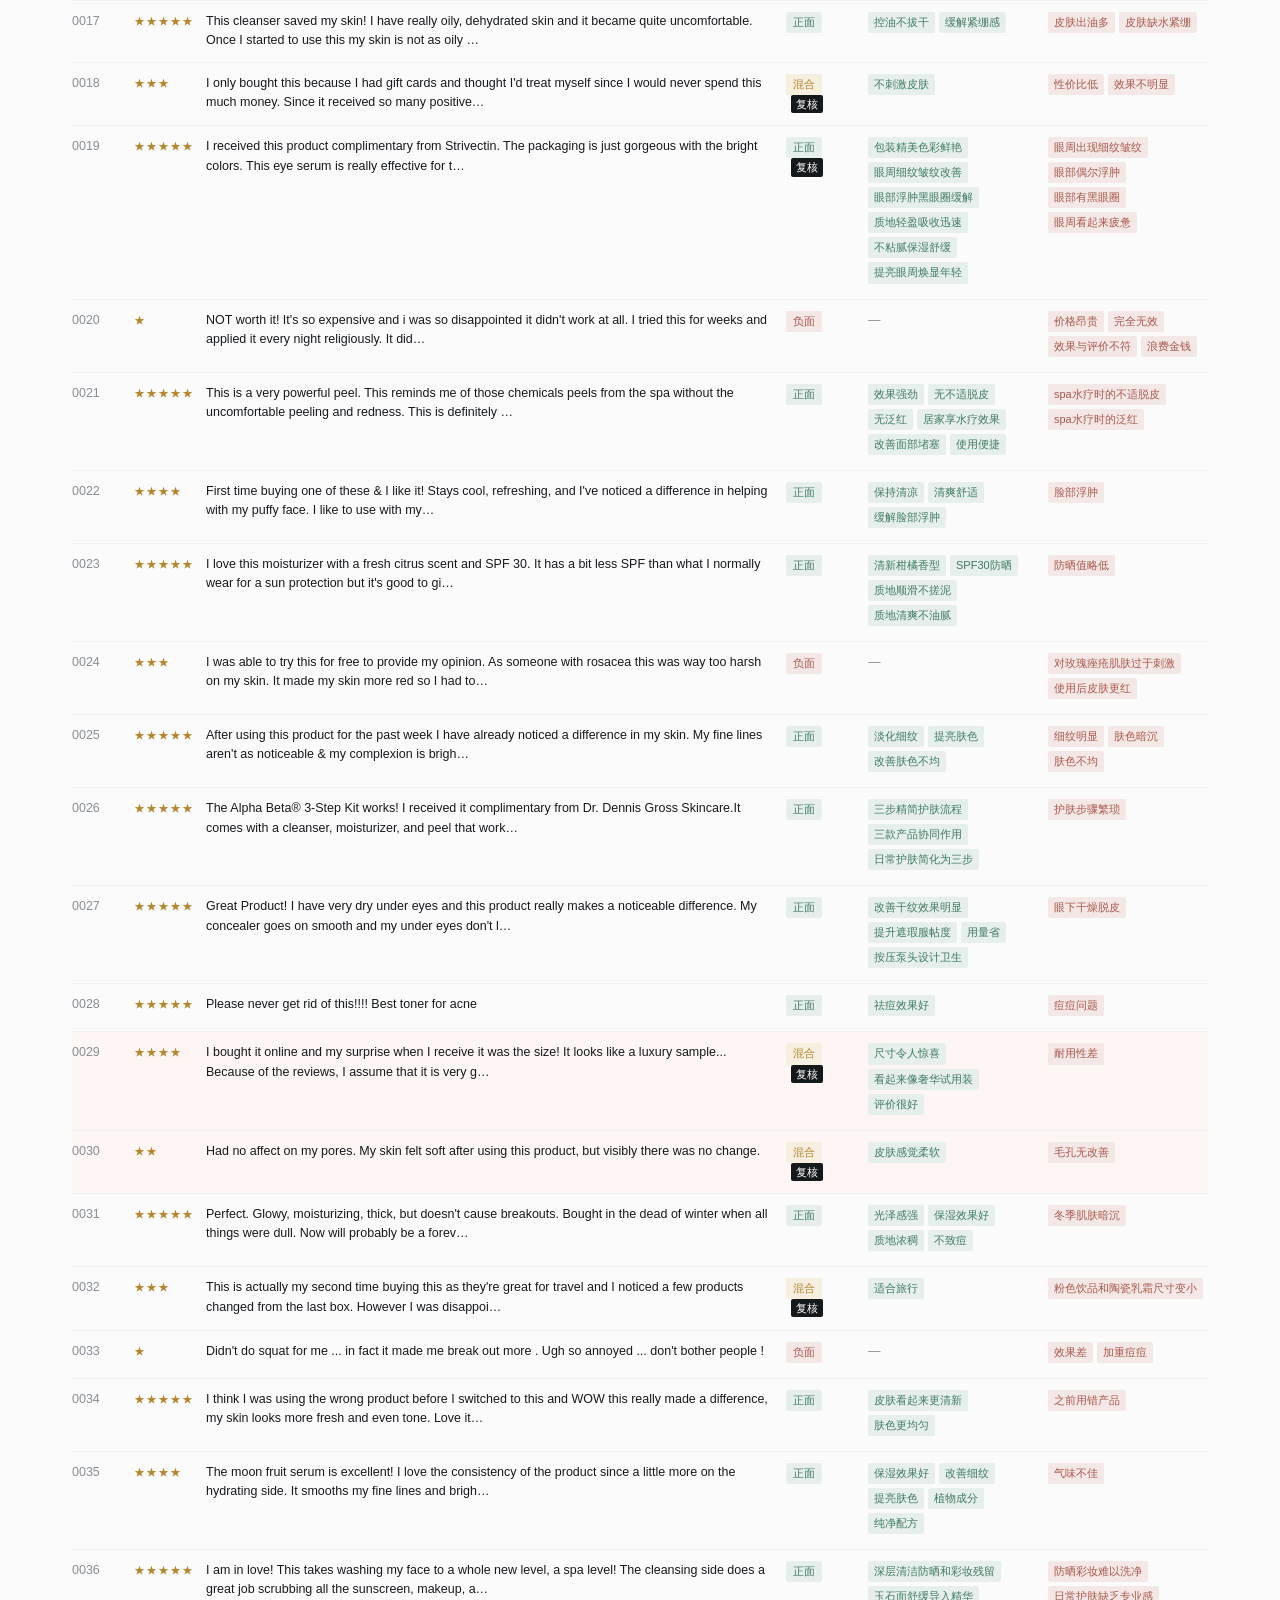
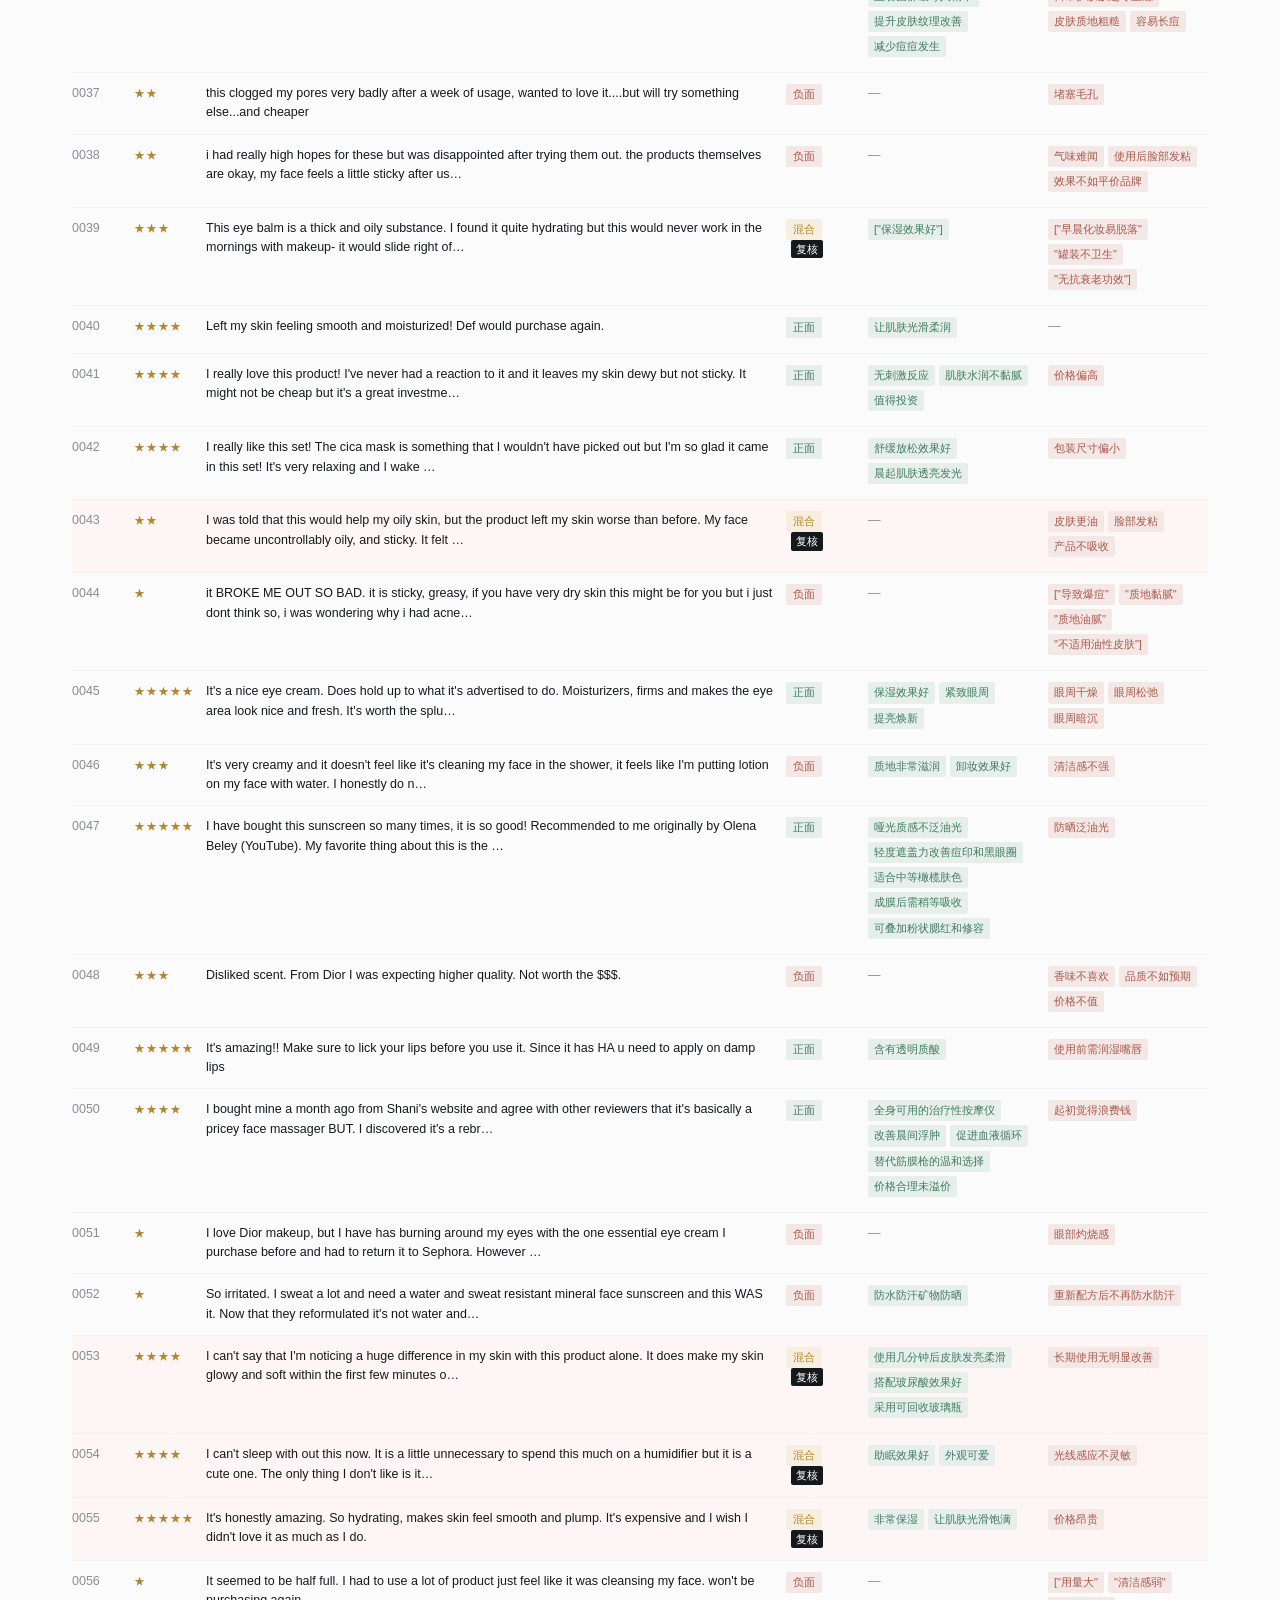
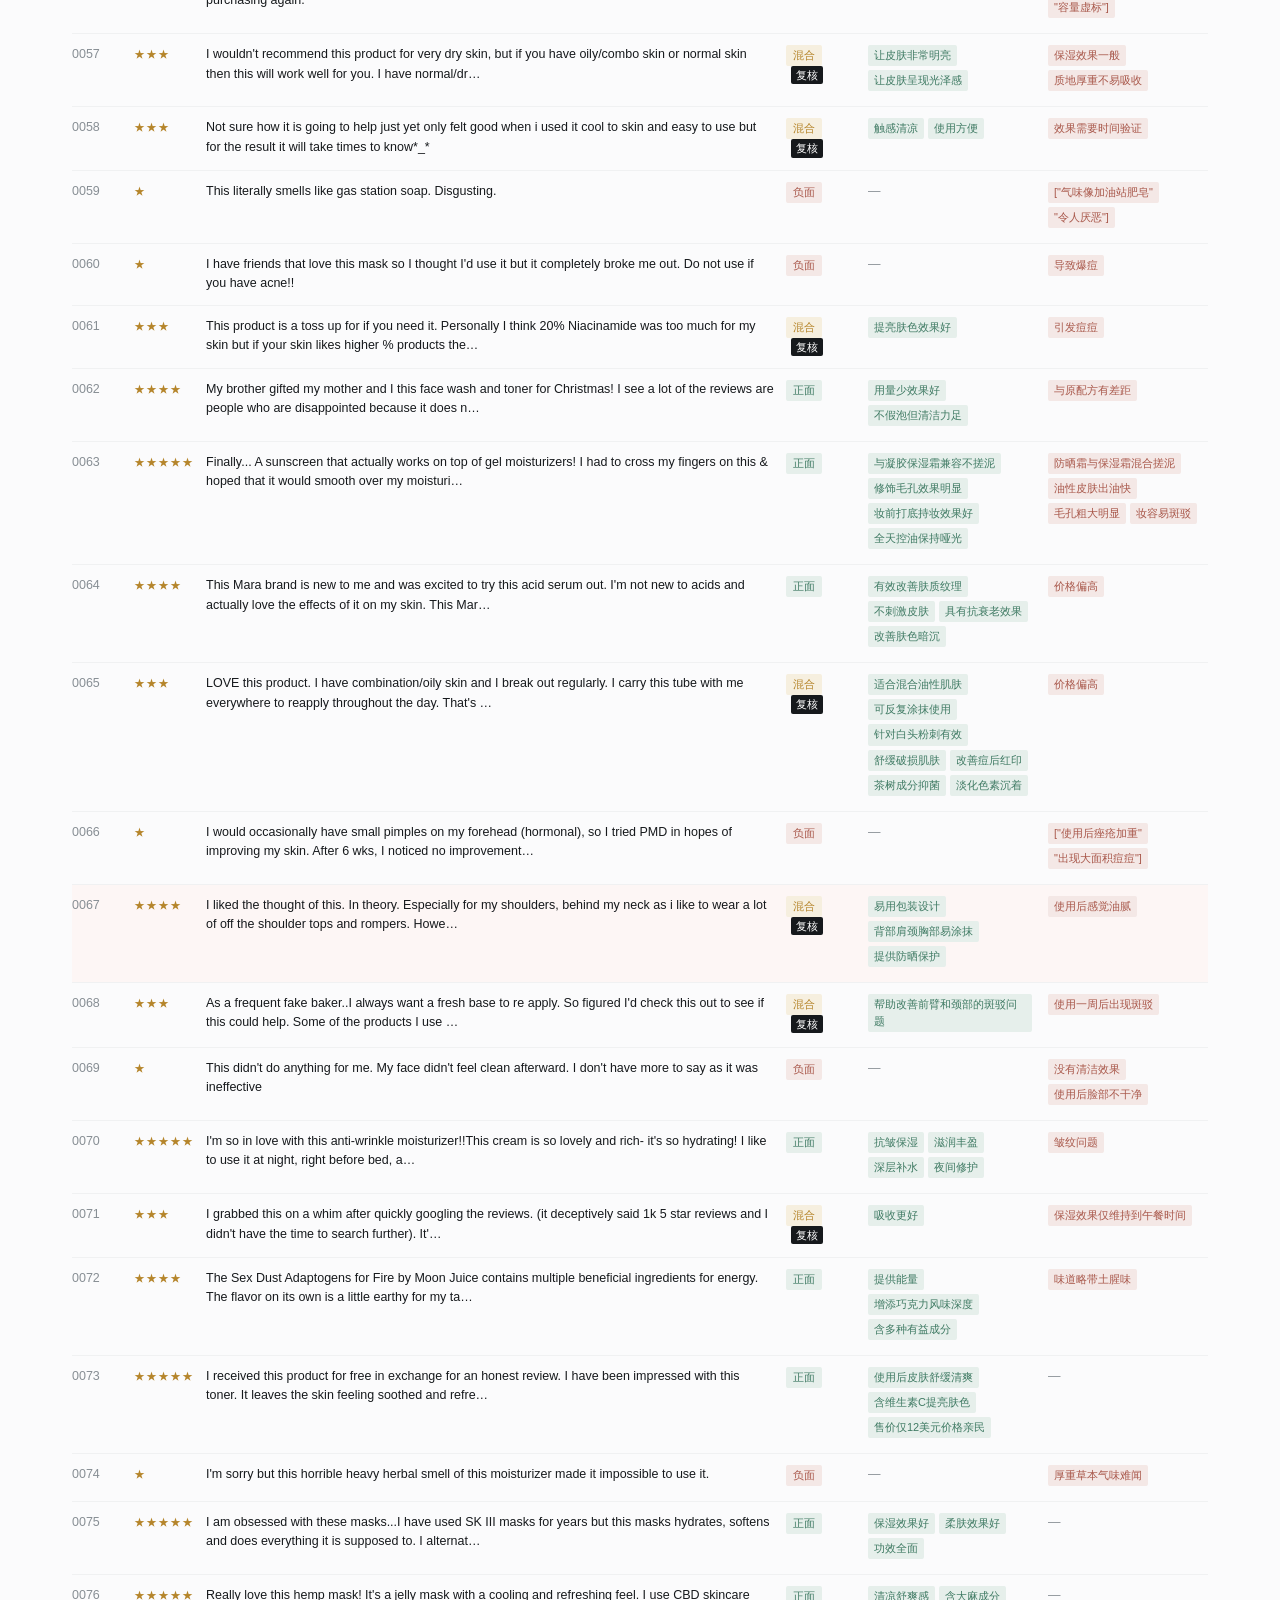
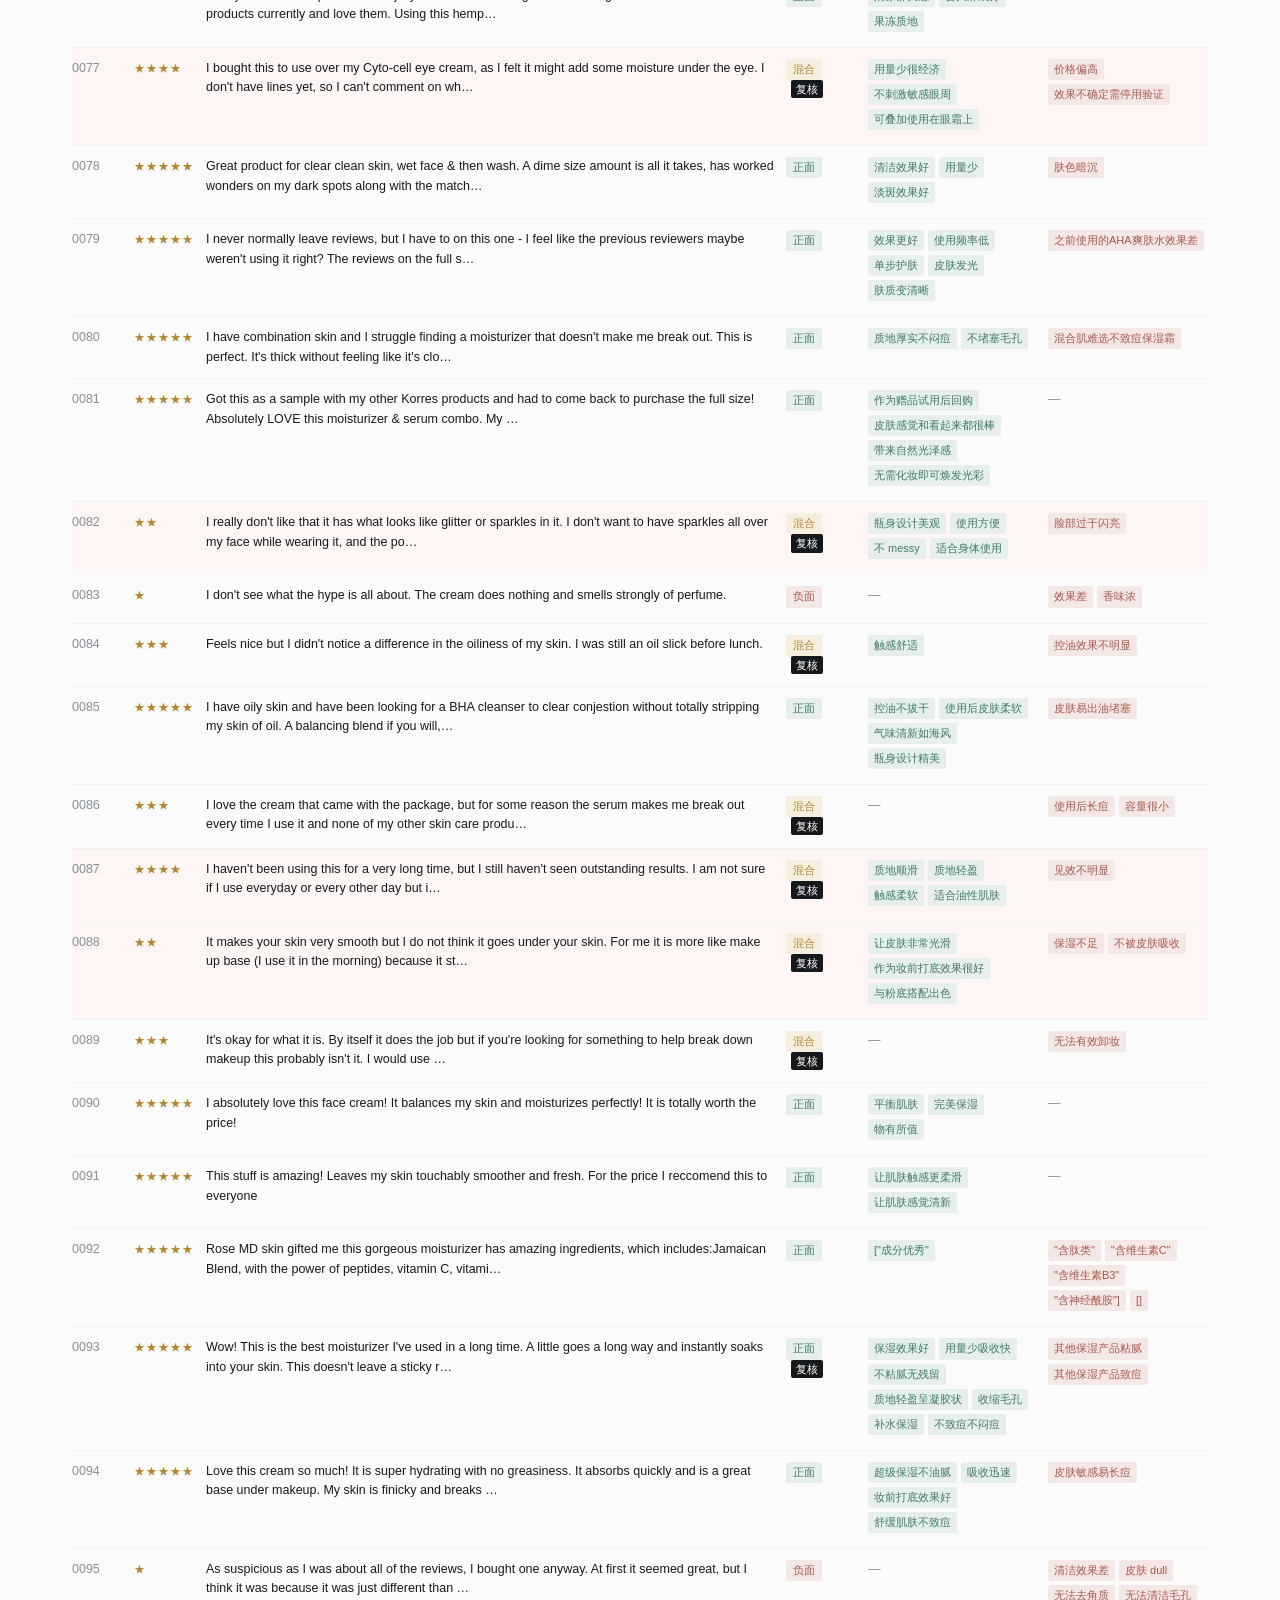
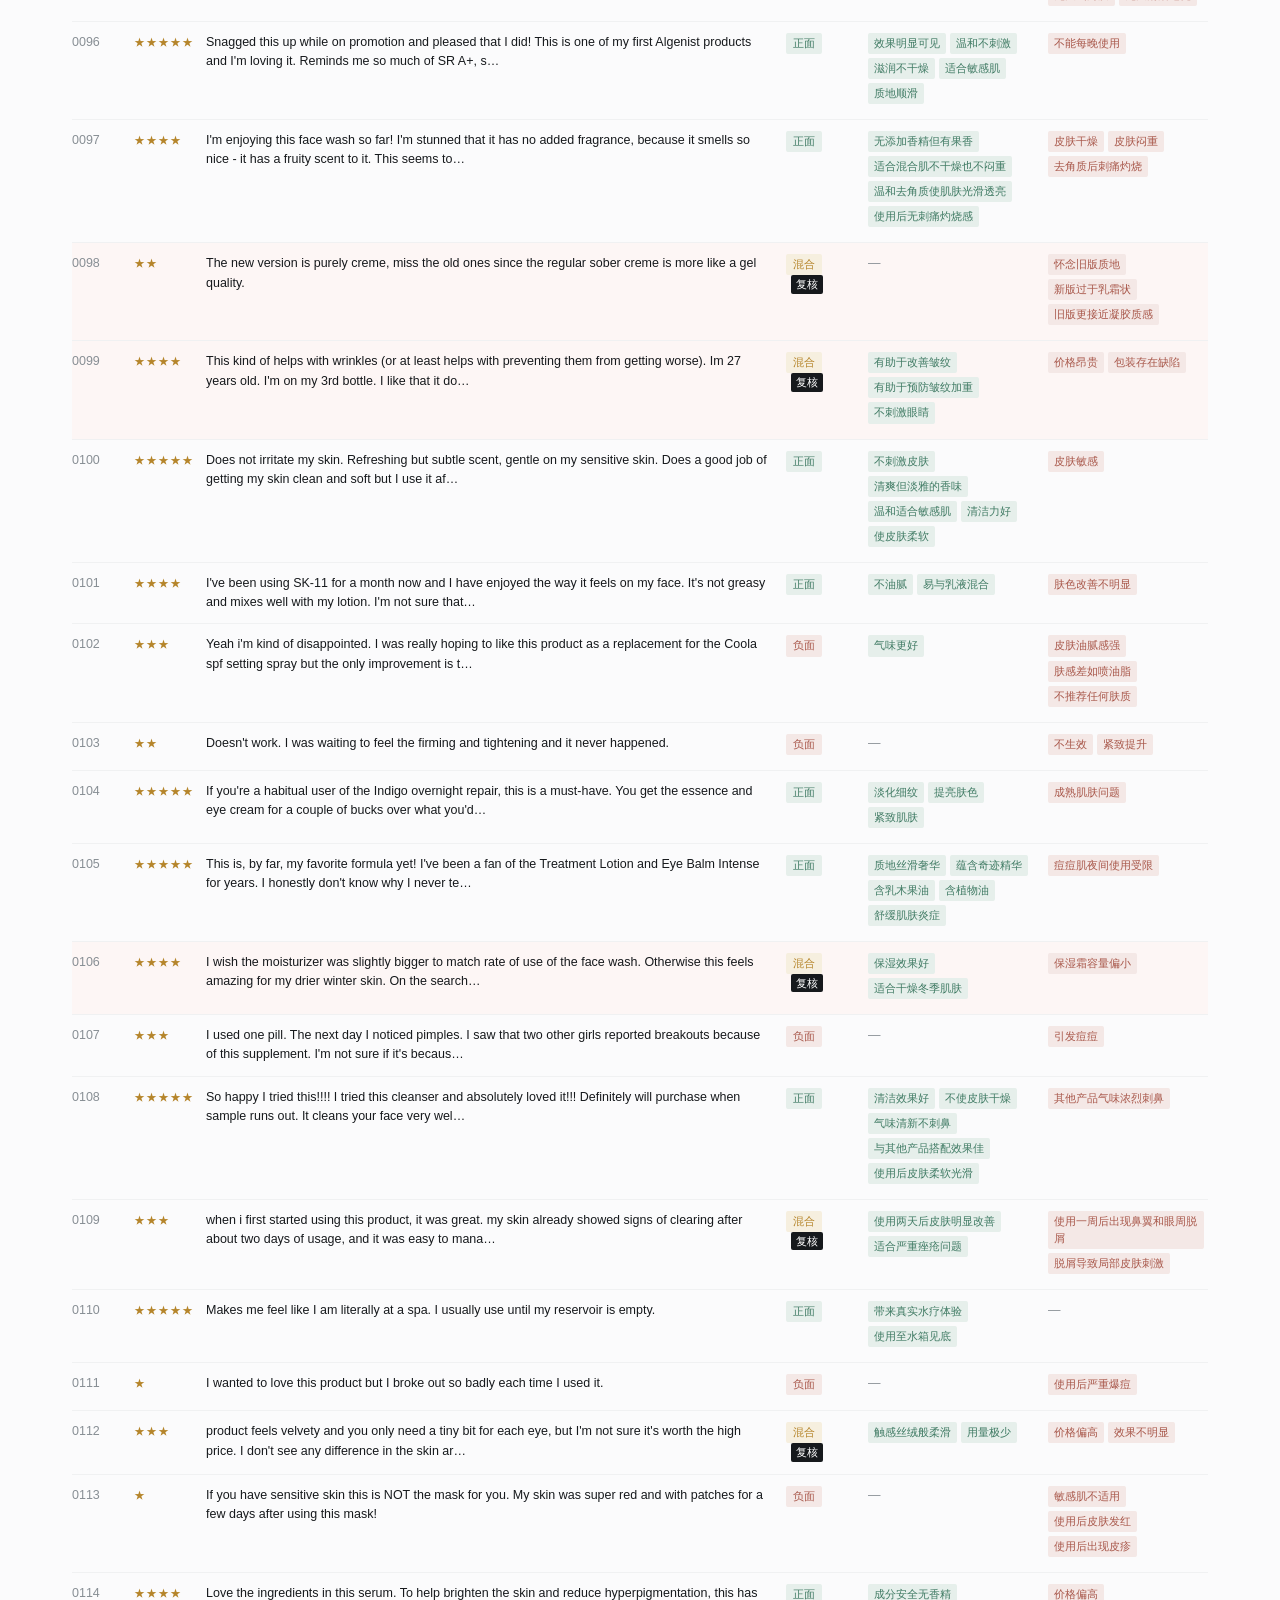
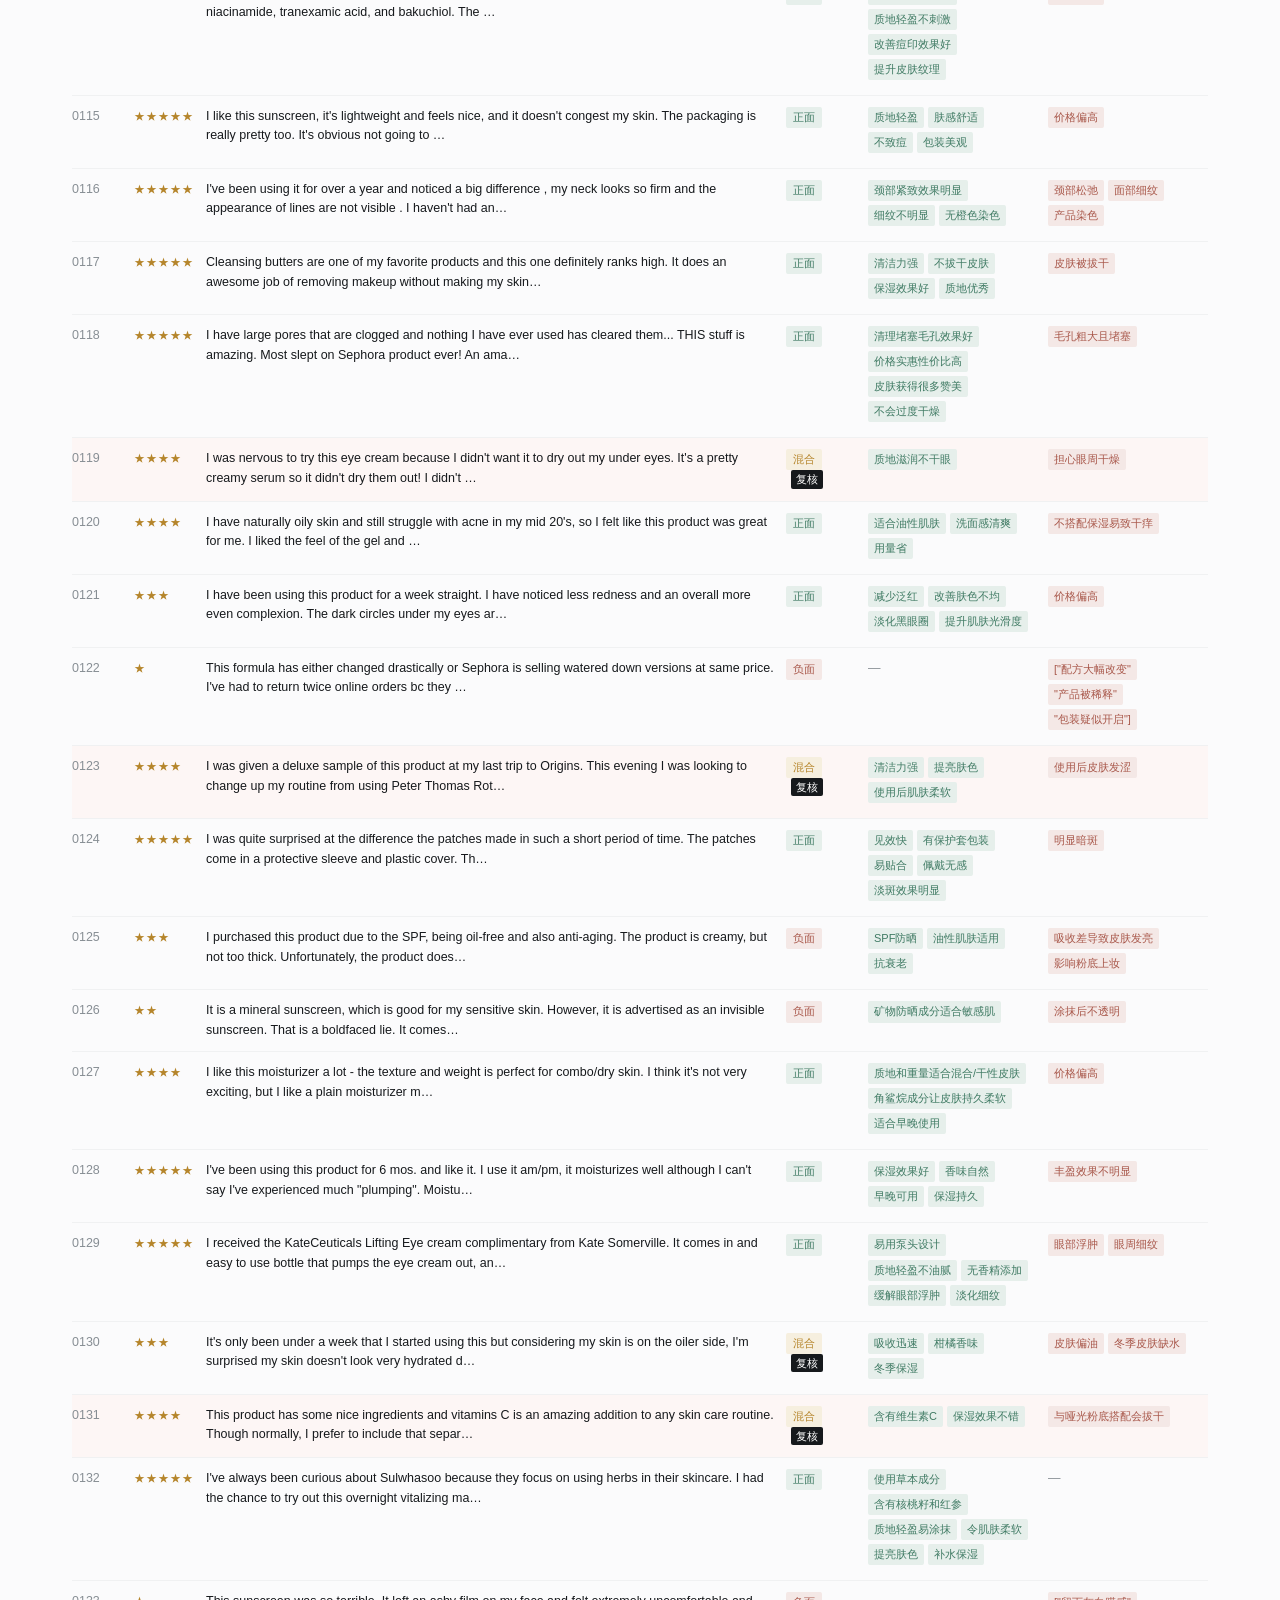
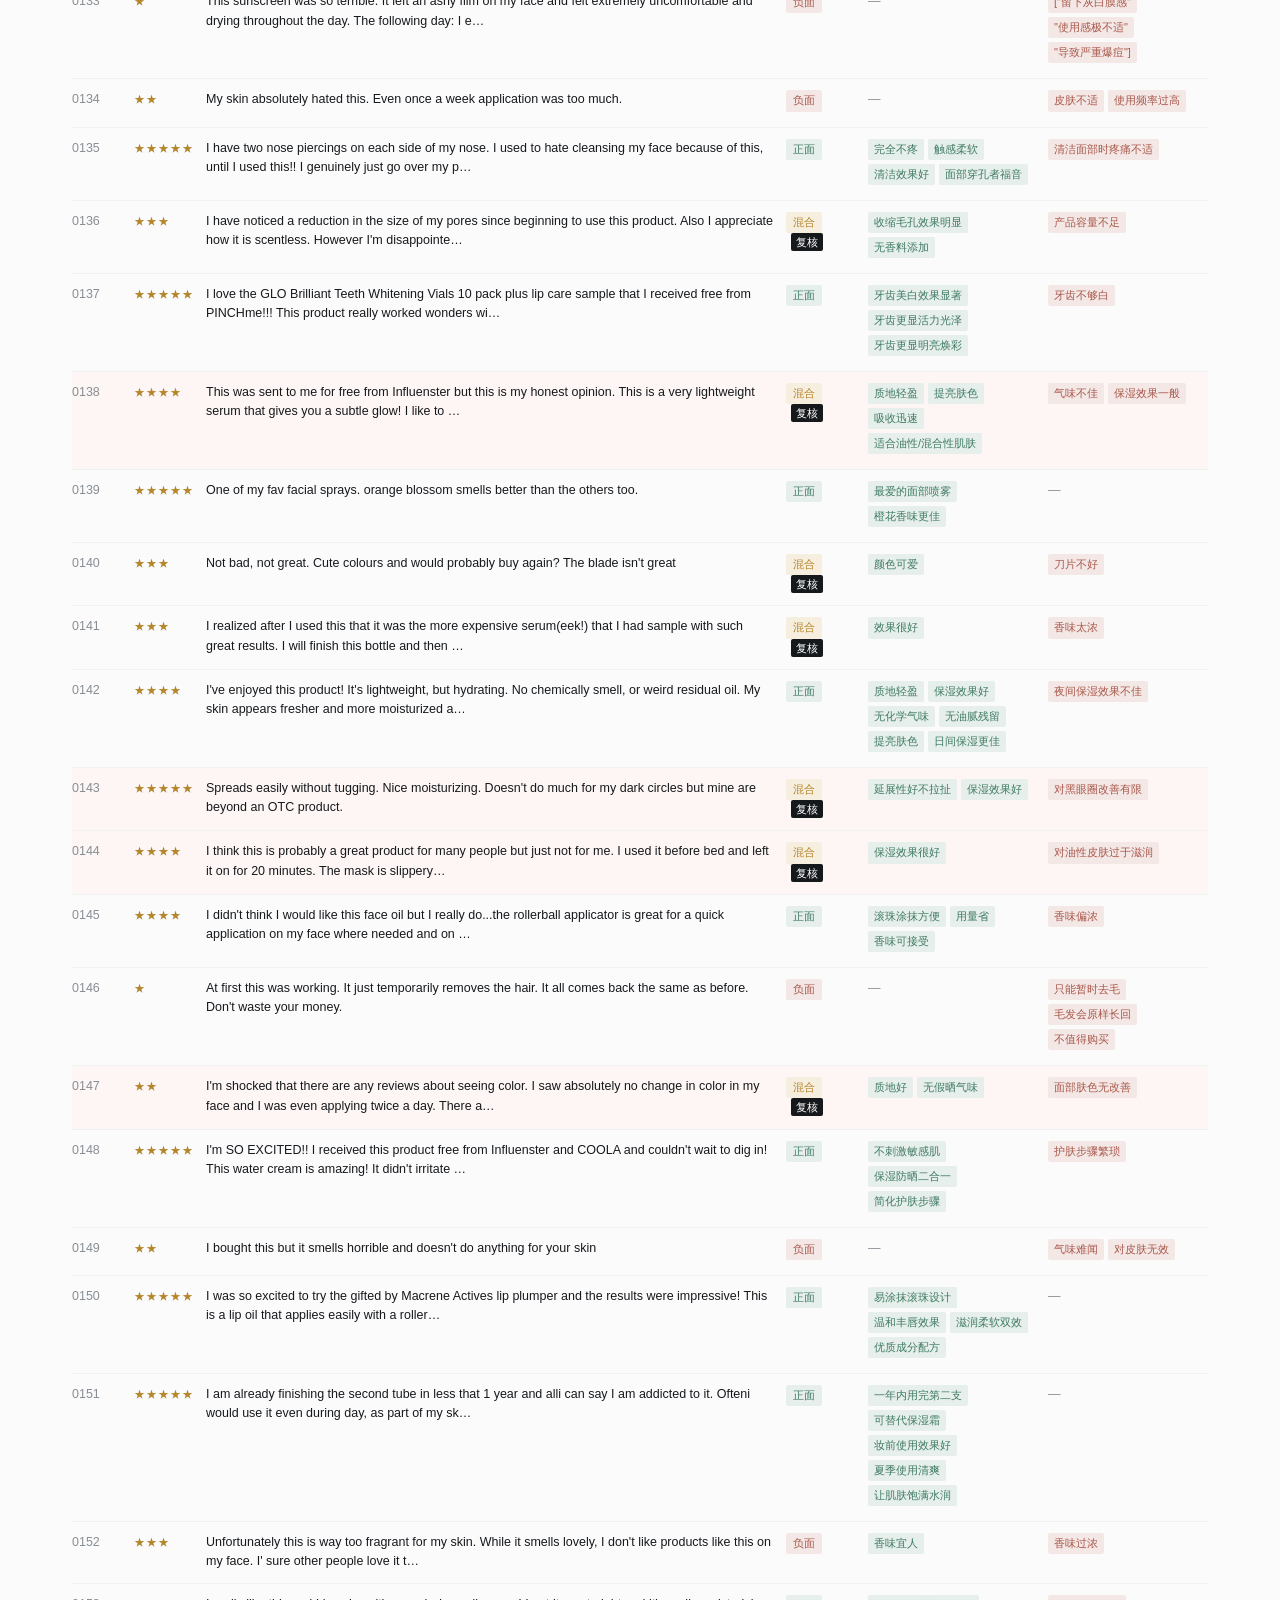
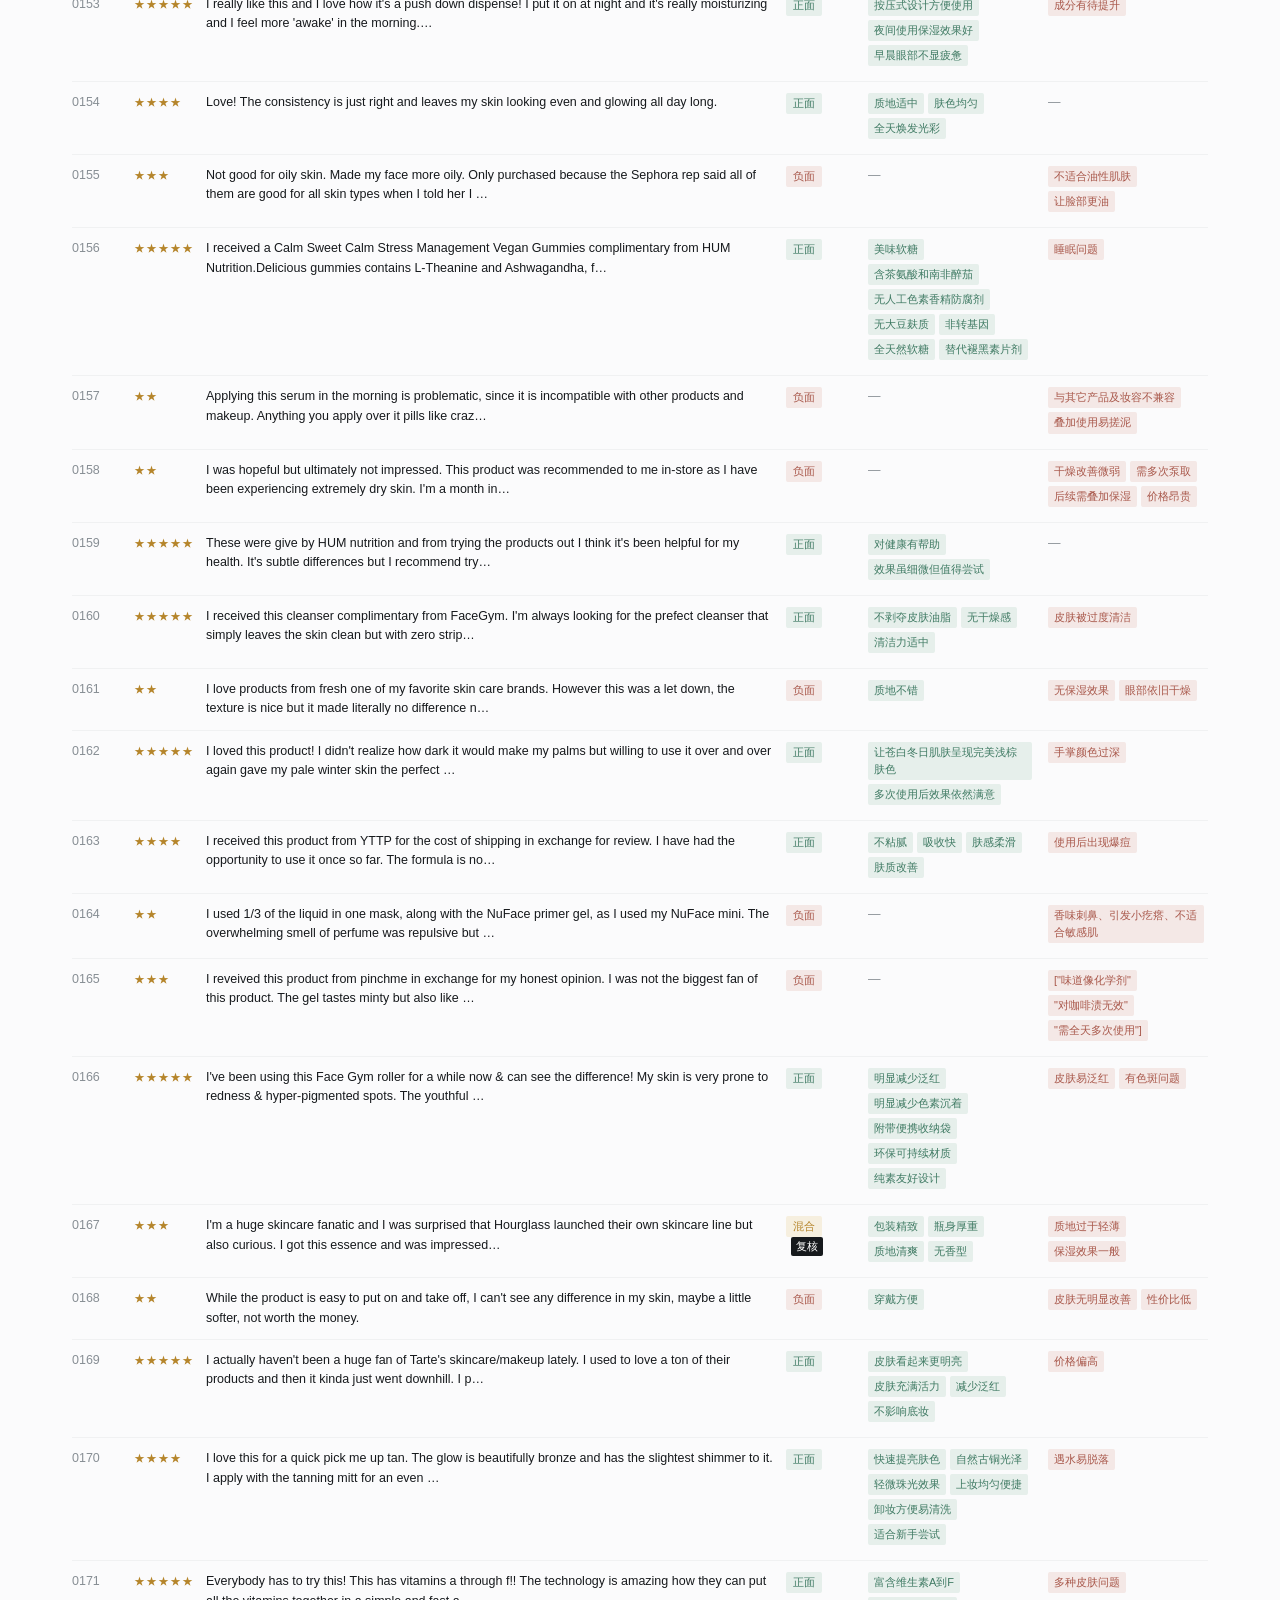
<file: assets/dify/评论打标分析看板_250.html>
<!DOCTYPE html>
<html lang="zh-CN"><head><meta charset="utf-8">
<meta name="viewport" content="width=device-width,initial-scale=1">
<title>评论打标分析看板 · VOC Tagging Pipeline</title>
<style>
:root{--ink:#16191c;--ink2:#4a5157;--ink3:#878e94;--paper:#fbfbfc;--rule:#e4e6e8;--rule2:#f0f1f2;
--sage:#3f7a63;--sageS:#e6efeb;--clay:#a8574a;--clayS:#f4e8e6;--amber:#b5852b;--amberS:#f6efdf;}
*{box-sizing:border-box}html,body{margin:0}
body{background:var(--paper);color:var(--ink);font-size:14px;line-height:1.55;-webkit-font-smoothing:antialiased;
font-family:"Inter","Helvetica Neue",-apple-system,BlinkMacSystemFont,"PingFang SC","Microsoft YaHei",sans-serif}
.wrap{max-width:1200px;margin:0 auto;padding:44px 32px 80px}
header{border-bottom:1px solid var(--ink);padding-bottom:18px}
.title{font-size:27px;font-weight:650;letter-spacing:-.017em;margin:0 0 6px}
.sub{color:var(--ink2);font-size:13.5px;max-width:74ch;margin:0}
.meta{margin-top:14px;color:var(--ink3);font-size:12.5px;display:flex;gap:26px;flex-wrap:wrap}
.meta b{font-weight:550;color:var(--ink2)}
.band{display:grid;grid-template-columns:repeat(6,1fr);border-bottom:1px solid var(--rule)}
.fig{padding:22px 18px 20px;border-right:1px solid var(--rule2)}.fig:last-child{border-right:none}
.fig .n{font-size:29px;font-weight:600;letter-spacing:-.02em;font-variant-numeric:tabular-nums;line-height:1.1}
.fig .n small{font-size:14px;font-weight:500;color:var(--ink3);margin-left:1px}
.fig .l{margin-top:5px;font-size:12px;color:var(--ink3)}
.val{border-bottom:1px solid var(--rule);padding:26px 0}
h2{font-size:13px;font-weight:600;margin:0 0 3px}
.hint{font-size:12px;color:var(--ink3);margin:0 0 15px}
.vgrid{display:grid;grid-template-columns:1fr 1fr;gap:38px}
.mx{border-collapse:collapse;width:100%;font-size:12.5px}
.mx th,.mx td{padding:7px 10px;text-align:center;border:1px solid var(--rule2)}
.mx th{color:var(--ink3);font-weight:550;font-size:11.5px;background:#fafafb}
.mx td:first-child,.mx th:first-child{text-align:left;color:var(--ink2)}
.mx td.hi{background:var(--sageS);color:var(--sage);font-weight:600}
.mx td.mid{background:var(--amberS);color:var(--amber);font-weight:600}
.mx td.z{color:var(--ink3)}
.rev{display:flex;gap:0;border:1px solid var(--rule);border-radius:3px;overflow:hidden;margin-top:6px}
.rev div{flex:1;padding:15px 16px}
.rev div+div{border-left:1px solid var(--rule)}
.rev .k{font-size:11.5px;color:var(--ink3);margin-bottom:6px}
.rev .v{font-size:25px;font-weight:600;font-variant-numeric:tabular-nums;letter-spacing:-.02em}
.rev .g{color:var(--sage)}.rev .r{color:var(--clay)}
.rev .d{font-size:11.5px;color:var(--ink3);margin-top:4px}
.note{margin-top:12px;font-size:12.5px;color:var(--ink2);line-height:1.55}
.note b{font-weight:600}
.cols{display:grid;grid-template-columns:1fr 1.3fr}
.col{padding:26px 0}
.col.left{border-right:1px solid var(--rule);padding-right:30px}
.col.right{padding-left:30px}
.sbar{display:flex;height:32px;border-radius:3px;overflow:hidden;margin-bottom:12px}
.sbar span{display:block;transition:opacity .15s}
.srow{display:flex;align-items:center;gap:10px;padding:7px 8px;border-radius:3px;cursor:pointer}
.srow:hover{background:var(--rule2)}.srow.on{background:var(--ink);color:#fff}
.srow.on .sname,.srow.on .sval{color:#fff}
.dot{width:9px;height:9px;border-radius:2px;flex:none}
.sname{flex:1;font-size:13px}.sval{font-variant-numeric:tabular-nums;font-size:13px;color:var(--ink2);font-weight:550}
.sub2{margin-top:26px;padding-top:22px;border-top:1px solid var(--rule2)}
.barblock+.barblock{margin-top:28px;padding-top:24px;border-top:1px solid var(--rule2)}
.bar{display:grid;grid-template-columns:130px 1fr 30px;align-items:center;gap:11px;padding:3.5px 6px;border-radius:3px;cursor:pointer}
.bar:hover{background:var(--rule2)}.bar.on{background:var(--ink)}.bar.on .bl,.bar.on .bn{color:#fff}
.bl{font-size:12.5px;color:var(--ink2);text-align:right;overflow:hidden;text-overflow:ellipsis;white-space:nowrap}
.btrack{height:14px;background:var(--rule2);border-radius:2px;overflow:hidden}
.btrack i{display:block;height:100%;border-radius:2px}
.bn{font-size:12px;color:var(--ink3);font-variant-numeric:tabular-nums;text-align:right}
.tbl-head{display:flex;align-items:flex-end;justify-content:space-between;gap:20px;flex-wrap:wrap;border-top:1px solid var(--ink);padding-top:22px;margin-top:8px}
.filters{display:flex;gap:8px;flex-wrap:wrap;margin:14px 0 4px;min-height:26px;align-items:center}
.chip{display:inline-flex;align-items:center;gap:7px;background:var(--ink);color:#fff;border-radius:3px;padding:4px 8px;font-size:12px}
.chip b{font-weight:500;opacity:.6}
.chip button{background:none;border:none;color:#fff;cursor:pointer;font-size:14px;line-height:1;padding:0;opacity:.7}
.clear{background:none;border:1px solid var(--rule);border-radius:3px;color:var(--ink2);font-size:12px;padding:4px 9px;cursor:pointer;font-family:inherit}
.togs{display:flex;gap:6px}
.tog{background:none;border:1px solid var(--rule);border-radius:3px;color:var(--ink2);font-size:12px;padding:5px 10px;cursor:pointer;font-family:inherit}
.tog.on{background:var(--ink);color:#fff;border-color:var(--ink)}
input[type=search]{font-family:inherit;font-size:13px;padding:7px 10px;border:1px solid var(--rule);border-radius:3px;width:220px;background:#fff}
input[type=search]:focus{outline:none;border-color:var(--ink)}
table.tb{width:100%;border-collapse:collapse;margin-top:14px}
.tb th{text-align:left;font-size:11.5px;font-weight:600;color:var(--ink3);padding:0 12px 8px 0;border-bottom:1px solid var(--rule)}
.tb th:last-child,.tb td:last-child{padding-right:0}
.tb td{padding:11px 12px 11px 0;border-bottom:1px solid var(--rule2);vertical-align:top;font-size:12.5px}
.tb tbody tr:hover{background:#fcfcfd}
.tb tr.err{background:#fdf6f5}.tb tr.err:hover{background:#fbeeec}
.tag{display:inline-block;font-size:11px;padding:2px 6px;border-radius:2px;margin:0 4px 4px 0}
.tag.s{background:var(--sageS);color:var(--sage)}.tag.p{background:var(--clayS);color:var(--clay)}
.pill{display:inline-block;font-size:11px;padding:2px 7px;border-radius:2px;white-space:nowrap}
.pill.positive{background:var(--sageS);color:var(--sage)}
.pill.mixed,.pill.neutral{background:var(--amberS);color:var(--amber)}
.pill.negative{background:var(--clayS);color:var(--clay)}
.stars{color:var(--amber);font-size:11px;letter-spacing:1px;white-space:nowrap}
.flag{display:inline-block;font-size:10.5px;padding:1px 5px;border-radius:2px;background:var(--ink);color:#fff;margin-left:5px}
.num{font-variant-numeric:tabular-nums;color:var(--ink3)}
.empty{padding:40px 0;color:var(--ink3);font-size:13px}
footer{margin-top:38px;padding-top:16px;border-top:1px solid var(--rule);color:var(--ink3);font-size:12px;display:flex;justify-content:space-between;gap:16px;flex-wrap:wrap}
@media(max-width:900px){.wrap{padding:28px 16px 60px}.band{grid-template-columns:repeat(2,1fr)}
.fig{border-bottom:1px solid var(--rule2)}.vgrid,.cols{grid-template-columns:1fr;gap:24px}
.col.left{border-right:none;padding-right:0;border-bottom:1px solid var(--rule)}.col.right{padding-left:0}
.rev{flex-direction:column}.rev div+div{border-left:none;border-top:1px solid var(--rule)}
.bar{grid-template-columns:100px 1fr 28px}input[type=search]{width:100%}}
</style></head><body><div class="wrap">

<header>
<h1 class="title">评论打标分析看板</h1>
<p class="sub">Dify 多节点 LLM 工作流对 250 条 Sephora 护肤品真实用户评论的自动化打标结果:情感、卖点、痛点、竞品四个维度,并以规则驱动的复核机制筛选低可靠样本。所有分类结果对照评论真实星级做了准确率验证。</p>
<div class="meta">
<span>数据 <b>Sephora 评论 · 按星级分层抽样 250 条</b></span>
<span>链路 <b>Dify 工作流 → Python 清洗 → 可视化</b></span>
<span>验证基准 <b>用户真实星级 1–5</b></span>
</div>
</header>

<section class="band" id="band"></section>

<section class="val">
<h2>分类质量验证</h2>
<p class="hint">以用户真实星级为基准(4–5星=正面,1–2星=负面,3星=中性),检验模型判定的准确性</p>
<div class="vgrid">
  <div>
    <table class="mx" id="mx"></table>
    <p class="note" id="accNote"></p>
  </div>
  <div>
    <div class="rev" id="revBox"></div>
    <p class="note" id="revNote"></p>
  </div>
</div>
</section>

<div class="cols">
<div class="col left">
  <h2>情感分布</h2><p class="hint">点击筛选下方明细</p>
  <div class="sbar" id="sbar"></div><div id="slegend"></div>
  <div class="sub2">
    <h2>竞品提及</h2><p class="hint">评论中提到其他品牌的样本</p>
    <div id="compBox"></div>
  </div>
</div>
<div class="col right">
  <div class="barblock"><h2>高频卖点</h2><p class="hint">用户主动提到的产品优点 · 点击筛选</p><div id="sellBars"></div></div>
  <div class="barblock"><h2>高频痛点</h2><p class="hint">用户表达的问题与顾虑,产品改进的直接线索 · 点击筛选</p><div id="painBars"></div></div>
</div>
</div>

<div class="tbl-head">
  <div><h2>评论明细</h2><p class="hint" id="tblCount" style="margin-bottom:0"></p></div>
  <div style="display:flex;gap:8px;align-items:center;flex-wrap:wrap">
    <div class="togs">
      <button class="tog" id="togReview">仅看需复核</button>
      <button class="tog" id="togErr">仅看判定偏差</button>
    </div>
    <input type="search" id="q" placeholder="搜索评论或标签">
  </div>
</div>
<div class="filters" id="filters"></div>
<table class="tb"><thead><tr>
<th style="width:62px">编号</th><th style="width:56px">星级</th><th>评论内容</th>
<th style="width:82px">模型判定</th><th style="width:180px">卖点</th><th style="width:160px">痛点</th>
</tr></thead><tbody id="tbody"></tbody></table>
<div class="empty" id="empty" style="display:none">没有符合当前条件的评论。</div>

<footer><span>Dify 工作流 + Python 清洗 + 前端可视化 · 独立完成</span><span id="stamp"></span></footer>
</div>

<script>
const DATA = [{"id": "CMT_0000", "text": "The mask was wonderful but such a small container. highly effective for chin and hormonal acne but only lasted six or so uses. highly expensive for the quantity.", "sentiment": "mixed", "selling": ["效果出色", "针对下巴和激素性痤疮有效"], "pain": ["容器太小", "用量少", "价格昂贵"], "competitor": false, "review": "YES", "rating": 3, "truth": "mixed", "brand": "Tata Harper", "date": "2020-01-19"}, {"id": "CMT_0001", "text": "This alpha beta daily moisturizer has been a game changer! I've been using it for a few weeks now and can tell a difference in the way my skin has been glowing. Recommend slowly incorporating it into your skincare routine if you're sensitive to active ingredients, but I personally had no issues with it.", "sentiment": "positive", "selling": ["焕亮肌肤效果显著", "温和适合敏感肌", "改善皮肤光泽度"], "pain": ["对活性成分敏感"], "competitor": false, "review": "NO", "rating": 5, "truth": "positive", "brand": "Dr. Dennis Gross Skincare", "date": "2022-06-01"}, {"id": "CMT_0002", "text": "I noticed a huge difference in my skin, less acne and oil! I only gave it four stars but I do find it can irritate my skin at different times of the month :( but I go right back to It when that is over!", "sentiment": "mixed", "selling": ["皮肤改善明显", "减少痘痘", "控油效果好"], "pain": ["经期前后皮肤易受刺激"], "competitor": false, "review": "YES", "rating": 4, "truth": "positive", "brand": "Community Sixty-Six", "date": "2022-07-07"}, {"id": "CMT_0003", "text": "I have dry skin with hyperpigmentation and my skin loves this cream! it's light and refreshing! I can see my skin overall does look brighter and les dry. I you are thinking too much about getting it, don't! you won't regret it!", "sentiment": "positive", "selling": ["质地轻盈", "清爽不油腻", "提亮肤色", "缓解干燥"], "pain": ["皮肤干燥", "色素沉着"], "competitor": false, "review": "NO", "rating": 5, "truth": "positive", "brand": "Shiseido", "date": "2020-12-14"}, {"id": "CMT_0004", "text": "I'm not entirely sure what this product does. Using it along with the rest of the JLo beauty skincare line I have notice that my skins texture is more smooth. The product is easy to use and takes very little product. It's lightweight and doesn't cause any unwanted stress on my skin. I think I will keep using it.", "sentiment": "positive", "selling": ["肤质更光滑", "使用方便", "用量少", "质地轻盈", "不刺激皮肤"], "pain": ["不清楚产品功效"], "competitor": false, "review": "NO", "rating": 4, "truth": "positive", "brand": "JLo Beauty", "date": "2022-07-13"}, {"id": "CMT_0005", "text": "This sunscreen has some great skincare ingredients and blends well, but that's where the positives stopped for me. It stings a bit when applied, dries down VERY matte, and for super fair complexions (of which I am), it leaves a weird, unblendable, orange ring at your hairline and around eyebrows. Makeup also appears dry and patchy on top of it, I needed to use a primer. Love the brand and the ingredients, but this was a hard pass from me after wearing for two days.", "sentiment": "negative", "selling": ["含有优质护肤成分", "延展性好"], "pain": ["上脸刺痛", "哑光度过高", "肤色不均留橙色环", "影响底妆服帖度"], "competitor": false, "review": "NO", "rating": 2, "truth": "negative", "brand": "Paula's Choice", "date": "2021-02-17"}, {"id": "CMT_0006", "text": "Smell like expired milk.. does anyone has that ? Cannot find an expiry date on it...", "sentiment": "negative", "selling": [], "pain": ["[\"气味像过期牛奶\"", "\"找不到保质期\"]"], "competitor": false, "review": "NO", "rating": 2, "truth": "negative", "brand": "Estée Lauder", "date": "2018-06-13"}, {"id": "CMT_0007", "text": "Their first ingredient is alcohol (well, organic alcohol. did they derive this from grain?? is organic even important in terms of alcohol??) The alcohol smell was way too strong. I used a little on my face and I could not stand the alcohol vapor got into my nose and eyes. I love Coola's lipstick. But I will never get the spray sunscreen again from Coola.", "sentiment": "negative", "selling": [], "pain": ["[\"酒精气味过重\"", "\"刺激鼻眼\"", "\"无法忍受使用感\"]"], "competitor": false, "review": "NO", "rating": 2, "truth": "negative", "brand": "COOLA", "date": "2016-03-01"}, {"id": "CMT_0008", "text": "One of the best night cream I have tried..I have dry skin and it works so good .feels like butter .i know it's pricey but it worth the money.makes my skin soft, glowing and my skin feels satisfied..love it!!", "sentiment": "positive", "selling": ["保湿效果好", "肤感如黄油", "提亮肤色", "改善干燥", "使用后皮肤满足"], "pain": ["皮肤干燥"], "competitor": false, "review": "NO", "rating": 5, "truth": "positive", "brand": "Lancôme", "date": "2017-01-19"}, {"id": "CMT_0009", "text": "My favorite part about this cleanser is how thick the gel is. It stays on your face well while washing, instead of running off your face like thinner liquids too. Because this has two chemical exfoliants in it, it did cause me some redness and dryness the first couple days. This did not last long and was improved with moisturizer. I haven't used this long enough to assess like the longer term effect of the exfoliants on skin texture, but I can make another review in a couple months about that.", "sentiment": "mixed", "selling": ["凝胶质地浓稠", "停留面部不流挂", "含两种化学去角质成分"], "pain": ["初期泛红干燥"], "competitor": false, "review": "YES", "rating": 4, "truth": "positive", "brand": "Community Sixty-Six", "date": "2022-07-25"}, {"id": "CMT_0010", "text": "I wanted to love this so much but it just doesn't live up to it's hype for me. This gives me nivea lotion vibes (smells and feels like it). It stings my eyes a little too which I've never experienced with any moisturizer before. A little is supposed to go a long way but I needed way too much for it to actually hydrate my dry skin. Yes my skin is hydrated but only after using a lot of product and dealing with stinging eyes.", "sentiment": "negative", "selling": [], "pain": ["[\"刺激眼睛\"", "\"保湿效果差\"", "\"用量大\"]"], "competitor": true, "review": "NO", "rating": 2, "truth": "negative", "brand": "La Mer", "date": "2023-03-14"}, {"id": "CMT_0011", "text": "When I opened it, it wasn't sealed and it wasn't full and it looked dried out. I tried applying it to my face but it was impossible and it started to pill on my face. I Iove Tata Harper but I haven't experience anything like this before with a high end product or with Sephora. Very disappointed!", "sentiment": "negative", "selling": [], "pain": ["未密封", "未装满", "干燥脱水", "涂抹困难", "搓泥"], "competitor": true, "review": "NO", "rating": 1, "truth": "negative", "brand": "Tata Harper", "date": "2020-04-16"}, {"id": "CMT_0012", "text": "I received this yesterday from Sephora. But 1/4 of the bottle was not filled??? This is an expensive product so I am very disappointed. Plus the dropper is broken???", "sentiment": "negative", "selling": [], "pain": ["瓶装不满", "滴管损坏", "价格昂贵"], "competitor": false, "review": "NO", "rating": 1, "truth": "negative", "brand": "Dr. Barbara Sturm", "date": "2020-05-28"}, {"id": "CMT_0013", "text": "Great idea, super cute, great concept of using hyaluronic for hydration...the problem...this is very annoying. The glitter goes all over my face. Even when I wash this off after letting it absorb into my skin, I find more glitter on me as the day goes, or people point out glitter. Due to the glitter actually being in the strum and not just in the patch design for a fun look, I would pass.", "sentiment": "mixed", "selling": ["创意很棒", "超级可爱", "透明质酸保湿概念很棒"], "pain": ["闪粉到处飞", "闪粉残留一整天", "闪粉在精华液里"], "competitor": false, "review": "YES", "rating": 1, "truth": "negative", "brand": "INC.redible", "date": "2021-08-30"}, {"id": "CMT_0014", "text": "I really like this 10 day starter set. It's a great way to try the brand and see what works out for you. The aesthetic is beautiful and the products them selves are great. My favorite is the Cleanser it's nice and gentle on my skin. All the products work great on my sensitive skin.", "sentiment": "positive", "selling": ["10天入门套装适合试用品牌", "外观设计美观", "洁面产品温和不刺激", "全系列产品适合敏感肌"], "pain": ["皮肤敏感"], "competitor": false, "review": "NO", "rating": 5, "truth": "positive", "brand": "The Outset", "date": "2022-11-15"}, {"id": "CMT_0015", "text": "I'm not quite sure how to rate this product. I've started using this product for just over a week and my initial response is that it makes my skin feel a bit itchy (irritated) and my face looks red and blotchy. Perhaps this is normal has my skin is getting used to a new product but just wondering if anyone else has had this issue. Should I continue to use?", "sentiment": "negative", "selling": [], "pain": ["皮肤发痒", "面部泛红", "面部斑驳"], "competitor": false, "review": "NO", "rating": 1, "truth": "negative", "brand": "CLINIQUE", "date": "2020-04-20"}, {"id": "CMT_0016", "text": "At first, I laughed at the reviews of people claiming this made their skin breakout. However, after ~45 days of use (while I loved the texture, smell, and feeling of the cream after applying) my skin quickly became more oily and I began noticing acne like I was a teenager again. In the week or so since switching this out of my routine, that acne has disappeared. I love La Mer, but this product just doesn't work with my skin.", "sentiment": "negative", "selling": ["质地好", "香味好", "使用后肤感好"], "pain": ["导致皮肤出油", "引发痤疮"], "competitor": true, "review": "NO", "rating": 2, "truth": "negative", "brand": "La Mer", "date": "2022-03-13"}, {"id": "CMT_0017", "text": "This cleanser saved my skin! I have really oily, dehydrated skin and it became quite uncomfortable. Once I started to use this my skin is not as oily but also the tight-skin feel from dehydrated skin went away too!", "sentiment": "positive", "selling": ["控油不拔干", "缓解紧绷感"], "pain": ["皮肤出油多", "皮肤缺水紧绷"], "competitor": false, "review": "NO", "rating": 5, "truth": "positive", "brand": "Dermalogica", "date": "2022-02-03"}, {"id": "CMT_0018", "text": "I only bought this because I had gift cards and thought I'd treat myself since I would never spend this much money. Since it received so many positive reviews I was expecting a lot, but after using it for weeks I'm not sure it's any better than cheaper products. It does not irritate my skin, so that's a plus, but other than that I would not buy it at full price myself.", "sentiment": "mixed", "selling": ["不刺激皮肤"], "pain": ["性价比低", "效果不明显"], "competitor": false, "review": "YES", "rating": 3, "truth": "mixed", "brand": "La Mer", "date": "2021-12-25"}, {"id": "CMT_0019", "text": "I received this product complimentary from Strivectin. The packaging is just gorgeous with the bright colors. This eye serum is really effective for the skin around my eyes that is showing some lines and wrinkles and I have occasional puffiness and dark circles. I use this serum on my clean skin and apply it onto the eye area and tap it lightly into my skin for absorption. It has a beautiful lightweight texture that absorbs fast into my skin and does not leave my skin sticky. It feels hydrating and soothing on application. It makes my skin feel hydrated, soft and smooth and I can already see an improvement in my eye are since using this serum. It looks brighter, less tired, hydrated and more youthful. Can't wait to see the long-term results!", "sentiment": "positive", "selling": ["包装精美色彩鲜艳", "眼周细纹皱纹改善", "眼部浮肿黑眼圈缓解", "质地轻盈吸收迅速", "不粘腻保湿舒缓", "提亮眼周焕显年轻"], "pain": ["眼周出现细纹皱纹", "眼部偶尔浮肿", "眼部有黑眼圈", "眼周看起来疲惫"], "competitor": false, "review": "YES", "rating": 5, "truth": "positive", "brand": "StriVectin", "date": "2022-11-24"}, {"id": "CMT_0020", "text": "NOT worth it! It's so expensive and i was so disappointed it didn't work at all. I tried this for weeks and applied it every night religiously. It did absolutely nothing and all the reviews told me otherwise. Super super annoyed i spent so much money on this and i wish i could take it back. Save yourself money and buy a brand thats cheaper because you don't need to spend this much.", "sentiment": "negative", "selling": [], "pain": ["价格昂贵", "完全无效", "效果与评价不符", "浪费金钱"], "competitor": false, "review": "NO", "rating": 1, "truth": "negative", "brand": "TULA Skincare", "date": "2022-08-04"}, {"id": "CMT_0021", "text": "This is a very powerful peel. This reminds me of those chemicals peels from the spa without the uncomfortable peeling and redness. This is definitely spa results at home. This diminished all the congestion on my cheeks and forehead. It's super easy to use as well. I did use all hydrating products in the days that followed after the peels.", "sentiment": "positive", "selling": ["效果强劲", "无不适脱皮", "无泛红", "居家享水疗效果", "改善面部堵塞", "使用便捷"], "pain": ["spa水疗时的不适脱皮", "spa水疗时的泛红"], "competitor": false, "review": "NO", "rating": 5, "truth": "positive", "brand": "Shani Darden Skin Care", "date": "2023-01-03"}, {"id": "CMT_0022", "text": "First time buying one of these & I like it! Stays cool, refreshing, and I've noticed a difference in helping with my puffy face. I like to use with my serums.", "sentiment": "positive", "selling": ["保持清凉", "清爽舒适", "缓解脸部浮肿"], "pain": ["脸部浮肿"], "competitor": false, "review": "NO", "rating": 4, "truth": "positive", "brand": "SEPHORA COLLECTION", "date": "2021-10-11"}, {"id": "CMT_0023", "text": "I love this moisturizer with a fresh citrus scent and SPF 30. It has a bit less SPF than what I normally wear for a sun protection but it's good to give a morning base. I love the texture that glides on the face nicely without balling up or oiliness.", "sentiment": "positive", "selling": ["清新柑橘香型", "SPF30防晒", "质地顺滑不搓泥", "质地清爽不油腻"], "pain": ["防晒值略低"], "competitor": false, "review": "NO", "rating": 5, "truth": "positive", "brand": "StriVectin", "date": "2021-07-21"}, {"id": "CMT_0024", "text": "I was able to try this for free to provide my opinion. As someone with rosacea this was way too harsh on my skin. It made my skin more red so I had to stop using.", "sentiment": "negative", "selling": [], "pain": ["对玫瑰痤疮肌肤过于刺激", "使用后皮肤更红"], "competitor": false, "review": "NO", "rating": 3, "truth": "mixed", "brand": "The INKEY List", "date": "2022-10-03"}, {"id": "CMT_0025", "text": "After using this product for the past week I have already noticed a difference in my skin. My fine lines aren't as noticeable & my complexion is brighter & more even toned.", "sentiment": "positive", "selling": ["淡化细纹", "提亮肤色", "改善肤色不均"], "pain": ["细纹明显", "肤色暗沉", "肤色不均"], "competitor": false, "review": "NO", "rating": 5, "truth": "positive", "brand": "The Nue Co.", "date": "2023-03-06"}, {"id": "CMT_0026", "text": "The Alpha Beta® 3-Step Kit works! I received it complimentary from Dr. Dennis Gross Skincare.It comes with a cleanser, moisturizer, and peel that work together to help reveal my best looking skin. I love that my routine got stripped down to the three basics with the addition of sunscreen during the day.", "sentiment": "positive", "selling": ["三步精简护肤流程", "三款产品协同作用", "日常护肤简化为三步"], "pain": ["护肤步骤繁琐"], "competitor": false, "review": "NO", "rating": 5, "truth": "positive", "brand": "Dr. Dennis Gross Skincare", "date": "2022-04-01"}, {"id": "CMT_0027", "text": "Great Product! I have very dry under eyes and this product really makes a noticeable difference. My concealer goes on smooth and my under eyes don't look all cracked the next morning. I recommend this product and also a little goes a long way. I like how it is dispensed. I don't feel like I am contaminating the whole container! Recommend!", "sentiment": "positive", "selling": ["改善干纹效果明显", "提升遮瑕服帖度", "用量省", "按压泵头设计卫生"], "pain": ["眼下干燥脱皮"], "competitor": false, "review": "NO", "rating": 5, "truth": "positive", "brand": "TULA Skincare", "date": "2022-06-14"}, {"id": "CMT_0028", "text": "Please never get rid of this!!!! Best toner for acne", "sentiment": "positive", "selling": ["祛痘效果好"], "pain": ["痘痘问题"], "competitor": false, "review": "NO", "rating": 5, "truth": "positive", "brand": "SEPHORA COLLECTION", "date": "2023-02-05"}, {"id": "CMT_0029", "text": "I bought it online and my surprise when I receive it was the size! It looks like a luxury sample... Because of the reviews, I assume that it is very good, so I bought it, and I agree with them now, but sadly I think that it will last very little...", "sentiment": "mixed", "selling": ["尺寸令人惊喜", "看起来像奢华试用装", "评价很好"], "pain": ["耐用性差"], "competitor": false, "review": "YES", "rating": 4, "truth": "positive", "brand": "GUERLAIN", "date": "2016-07-03"}, {"id": "CMT_0030", "text": "Had no affect on my pores. My skin felt soft after using this product, but visibly there was no change.", "sentiment": "mixed", "selling": ["皮肤感觉柔软"], "pain": ["毛孔无改善"], "competitor": false, "review": "YES", "rating": 2, "truth": "negative", "brand": "SEPHORA COLLECTION", "date": "2019-04-24"}, {"id": "CMT_0031", "text": "Perfect. Glowy, moisturizing, thick, but doesn't cause breakouts. Bought in the dead of winter when all things were dull. Now will probably be a forever winter must have.", "sentiment": "positive", "selling": ["光泽感强", "保湿效果好", "质地浓稠", "不致痘"], "pain": ["冬季肌肤暗沉"], "competitor": false, "review": "NO", "rating": 5, "truth": "positive", "brand": "Farmacy", "date": "2022-07-15"}, {"id": "CMT_0032", "text": "This is actually my second time buying this as they're great for travel and I noticed a few products changed from the last box. However I was disappointed as the size of the pink drink and the ceramics cream are WAY smaller than what was in the last box but the price is the same!", "sentiment": "mixed", "selling": ["适合旅行"], "pain": ["粉色饮品和陶瓷乳霜尺寸变小"], "competitor": false, "review": "YES", "rating": 3, "truth": "mixed", "brand": "Sunday Riley", "date": "2022-04-29"}, {"id": "CMT_0033", "text": "Didn't do squat for me ... in fact it made me break out more . Ugh so annoyed ... don't bother people !", "sentiment": "negative", "selling": [], "pain": ["效果差", "加重痘痘"], "competitor": false, "review": "NO", "rating": 1, "truth": "negative", "brand": "Murad", "date": "2021-04-08"}, {"id": "CMT_0034", "text": "I think I was using the wrong product before I switched to this and WOW this really made a difference, my skin looks more fresh and even tone. Love it!", "sentiment": "positive", "selling": ["皮肤看起来更清新", "肤色更均匀"], "pain": ["之前用错产品"], "competitor": false, "review": "NO", "rating": 5, "truth": "positive", "brand": "OLEHENRIKSEN", "date": "2021-07-06"}, {"id": "CMT_0035", "text": "The moon fruit serum is excellent! I love the consistency of the product since a little more on the hydrating side. It smooths my fine lines and brightens my face, however not a fan of the smell but I'm able to work past that ! I definitely recommend if you are looking for a plant based and clean serum !", "sentiment": "positive", "selling": ["保湿效果好", "改善细纹", "提亮肤色", "植物成分", "纯净配方"], "pain": ["气味不佳"], "competitor": false, "review": "NO", "rating": 4, "truth": "positive", "brand": "Herbivore", "date": "2022-05-05"}, {"id": "CMT_0036", "text": "I am in love! This takes washing my face to a whole new level, a spa level! The cleansing side does a great job scrubbing all the sunscreen, makeup, and dirt from the day away. The Jade side is calming and a luxurious way to apply my serum. Using this makes me feel like I'm getting a facial massage and its my favorite way to begin and end the day. Besides loving the experience it provides my skincare routine, I've noticed an improvement in the texture of my skin and I have little to no breakouts!", "sentiment": "positive", "selling": ["深层清洁防晒和彩妆残留", "玉石面舒缓导入精华", "提升皮肤纹理改善", "减少痘痘发生"], "pain": ["防晒彩妆难以洗净", "日常护肤缺乏专业感", "皮肤质地粗糙", "容易长痘"], "competitor": false, "review": "NO", "rating": 5, "truth": "positive", "brand": "PMD", "date": "2021-12-21"}, {"id": "CMT_0037", "text": "this clogged my pores very badly after a week of usage, wanted to love it....but will try something else...and cheaper", "sentiment": "negative", "selling": [], "pain": ["堵塞毛孔"], "competitor": false, "review": "NO", "rating": 2, "truth": "negative", "brand": "La Mer", "date": "2018-06-24"}, {"id": "CMT_0038", "text": "i had really high hopes for these but was disappointed after trying them out. the products themselves are okay, my face feels a little sticky after using them and i feel like i can get better outcomes from much less pricey of brands, but the part that makes them flat out unusable for me is the smell. it has a horrible scent that is almost rotten smelling and i can't bring myself to use them a second time and will likely end up returning or giving them away.", "sentiment": "negative", "selling": [], "pain": ["气味难闻", "使用后脸部发粘", "效果不如平价品牌"], "competitor": false, "review": "NO", "rating": 2, "truth": "negative", "brand": "Herbivore", "date": "2022-03-22"}, {"id": "CMT_0039", "text": "This eye balm is a thick and oily substance. I found it quite hydrating but this would never work in the mornings with makeup- it would slide right off. I wish the packaging was more hygenic than a jar. I don't think this has anti aging benefits- you could certainly get the same results with a thick occlusive like aquaphor. I like this product but I don't think I would rebuy it", "sentiment": "mixed", "selling": ["[\"保湿效果好\"]"], "pain": ["[\"早晨化妆易脱落\"", "\"罐装不卫生\"", "\"无抗衰老功效\"]"], "competitor": true, "review": "YES", "rating": 3, "truth": "mixed", "brand": "Hourglass", "date": "2021-08-08"}, {"id": "CMT_0040", "text": "Left my skin feeling smooth and moisturized! Def would purchase again.", "sentiment": "positive", "selling": ["让肌肤光滑柔润"], "pain": [], "competitor": false, "review": "NO", "rating": 4, "truth": "positive", "brand": "IT Cosmetics", "date": "2019-10-15"}, {"id": "CMT_0041", "text": "I really love this product! I've never had a reaction to it and it leaves my skin dewy but not sticky. It might not be cheap but it's a great investment.", "sentiment": "positive", "selling": ["无刺激反应", "肌肤水润不黏腻", "值得投资"], "pain": ["价格偏高"], "competitor": false, "review": "NO", "rating": 4, "truth": "positive", "brand": "tarte", "date": "2019-09-14"}, {"id": "CMT_0042", "text": "I really like this set! The cica mask is something that I wouldn't have picked out but I'm so glad it came in this set! It's very relaxing and I wake up glowing!! The only thing is that I wasn't expecting it to be so small.", "sentiment": "positive", "selling": ["舒缓放松效果好", "晨起肌肤透亮发光"], "pain": ["包装尺寸偏小"], "competitor": false, "review": "NO", "rating": 4, "truth": "positive", "brand": "LANEIGE", "date": "2023-02-05"}, {"id": "CMT_0043", "text": "I was told that this would help my oily skin, but the product left my skin worse than before. My face became uncontrollably oily, and sticky. It felt like it just sat on top of my face, never really being absorbed into my skin. I liked the way it smelled though.", "sentiment": "mixed", "selling": [], "pain": ["皮肤更油", "脸部发粘", "产品不吸收"], "competitor": false, "review": "YES", "rating": 2, "truth": "negative", "brand": "Dior", "date": "2019-03-08"}, {"id": "CMT_0044", "text": "it BROKE ME OUT SO BAD. it is sticky, greasy, if you have very dry skin this might be for you but i just dont think so, i was wondering why i had acne and i stopped using this and it went away do not reccomend for oily skin", "sentiment": "negative", "selling": [], "pain": ["[\"导致爆痘\"", "\"质地黏腻\"", "\"质地油腻\"", "\"不适用油性皮肤\"]"], "competitor": false, "review": "NO", "rating": 1, "truth": "negative", "brand": "Kiehl's Since 1851", "date": "2020-04-27"}, {"id": "CMT_0045", "text": "It's a nice eye cream. Does hold up to what it's advertised to do. Moisturizers, firms and makes the eye area look nice and fresh. It's worth the splurge.", "sentiment": "positive", "selling": ["保湿效果好", "紧致眼周", "提亮焕新"], "pain": ["眼周干燥", "眼周松弛", "眼周暗沉"], "competitor": false, "review": "NO", "rating": 5, "truth": "positive", "brand": "Dior", "date": "2021-01-05"}, {"id": "CMT_0046", "text": "It's very creamy and it doesn't feel like it's cleaning my face in the shower, it feels like I'm putting lotion on my face with water. I honestly do not care for it but my MUA says it's best used when taking off makeup.", "sentiment": "negative", "selling": ["质地非常滋润", "卸妆效果好"], "pain": ["清洁感不强"], "competitor": false, "review": "NO", "rating": 3, "truth": "mixed", "brand": "The Ordinary", "date": "2022-05-03"}, {"id": "CMT_0047", "text": "I have bought this sunscreen so many times, it is so good! Recommended to me originally by Olena Beley (YouTube). My favorite thing about this is the matte finish, I hate sunscreens that leave my face shiny. I wear a thick layer of this every morning to protect my skin. It is best if you let it sit and sink in for a little bit, especially if you are applying a lot like me. I have medium olive skin and it does have a little bit of a white cast but not terrible. It has light coverage, just enough to make my acne scars and under eye darkness look less pronounced, I like my skin to show through. I just add a little powder bronzer to warm up my face and some blush and I'm good to go for the day. So happy Sephora is carrying this now!", "sentiment": "positive", "selling": ["哑光质感不泛油光", "轻度遮盖力改善痘印和黑眼圈", "适合中等橄榄肤色", "成膜后需稍等吸收", "可叠加粉状腮红和修容"], "pain": ["防晒泛油光"], "competitor": false, "review": "NO", "rating": 5, "truth": "positive", "brand": "Paula's Choice", "date": "2021-09-25"}, {"id": "CMT_0048", "text": "Disliked scent. From Dior I was expecting higher quality. Not worth the $$$.", "sentiment": "negative", "selling": [], "pain": ["香味不喜欢", "品质不如预期", "价格不值"], "competitor": true, "review": "NO", "rating": 3, "truth": "mixed", "brand": "Dior", "date": "2022-04-10"}, {"id": "CMT_0049", "text": "It's amazing!! Make sure to lick your lips before you use it. Since it has HA u need to apply on damp lips", "sentiment": "positive", "selling": ["含有透明质酸"], "pain": ["使用前需润湿嘴唇"], "competitor": false, "review": "NO", "rating": 5, "truth": "positive", "brand": "Paula's Choice", "date": "2022-02-18"}, {"id": "CMT_0050", "text": "I bought mine a month ago from Shani's website and agree with other reviewers that it's basically a pricey face massager BUT. I discovered it's a rebranded Novafon which is a theraputic massager you can use all over your body. I find it super relaxing and definitely improves circulation/ puffiness in the morning but initially thought, kind of a waste of money until I figured out that you can use it as a gentle alternative to say a theragun. With that in mind I'm not mad at the price- and glad Shani didn't inflate the price just for having her name attached (it's the same as if you bought a novafon from their website)", "sentiment": "positive", "selling": ["全身可用的治疗性按摩仪", "改善晨间浮肿", "促进血液循环", "替代筋膜枪的温和选择", "价格合理未溢价"], "pain": ["起初觉得浪费钱"], "competitor": true, "review": "NO", "rating": 4, "truth": "positive", "brand": "Shani Darden Skin Care", "date": "2022-07-16"}, {"id": "CMT_0051", "text": "I love Dior makeup, but I have has burning around my eyes with the one essential eye cream I purchase before and had to return it to Sephora. However I have decided to keep this one essential skin boosting serum but not anymore. I am having the same issues, which I taught was because of hot summer days or dryness due to the heat in the winter, none of those, I apply it in the night and when I get up in the morning, I am still experiencing the same burning around my eyes.", "sentiment": "negative", "selling": [], "pain": ["眼部灼烧感"], "competitor": false, "review": "NO", "rating": 1, "truth": "negative", "brand": "Dior", "date": "2019-11-01"}, {"id": "CMT_0052", "text": "So irritated. I sweat a lot and need a water and sweat resistant mineral face sunscreen and this WAS it. Now that they reformulated it's not water and sweat resistant. Now on the hunt to find a new sunscreen.", "sentiment": "negative", "selling": ["防水防汗矿物防晒"], "pain": ["重新配方后不再防水防汗"], "competitor": false, "review": "NO", "rating": 1, "truth": "negative", "brand": "Supergoop!", "date": "2022-10-01"}, {"id": "CMT_0053", "text": "I can't say that I'm noticing a huge difference in my skin with this product alone. It does make my skin glowy and soft within the first few minutes of using it but I haven't noticed this product giving me any long term benefits. This product does pair well with hyaluronic acid (since your skin should be damp before applying hyaluronic acid). Besides that, I think there's much more affordable essences out there that have more to provide than this product. This spray also comes in a glass bottle which is great if you prefer recyclable products in your routine!", "sentiment": "mixed", "selling": ["使用几分钟后皮肤发亮柔滑", "搭配玻尿酸效果好", "采用可回收玻璃瓶"], "pain": ["长期使用无明显改善"], "competitor": false, "review": "YES", "rating": 4, "truth": "positive", "brand": "Sunday Riley", "date": "2020-12-27"}, {"id": "CMT_0054", "text": "I can't sleep with out this now. It is a little unnecessary to spend this much on a humidifier but it is a cute one. The only thing I don't like is it's supposed to be light sensitive but it needs to be in bright bright light for it to shut off or it still runs so I have to unplug.", "sentiment": "mixed", "selling": ["助眠效果好", "外观可爱"], "pain": ["光线感应不灵敏"], "competitor": false, "review": "YES", "rating": 4, "truth": "positive", "brand": "CANOPY", "date": "2022-06-10"}, {"id": "CMT_0055", "text": "It's honestly amazing. So hydrating, makes skin feel smooth and plump. It's expensive and I wish I didn't love it as much as I do.", "sentiment": "mixed", "selling": ["非常保湿", "让肌肤光滑饱满"], "pain": ["价格昂贵"], "competitor": false, "review": "YES", "rating": 5, "truth": "positive", "brand": "Charlotte Tilbury", "date": "2022-10-06"}, {"id": "CMT_0056", "text": "It seemed to be half full. I had to use a lot of product just feel like it was cleansing my face. won't be purchasing again.", "sentiment": "negative", "selling": [], "pain": ["[\"用量大\"", "\"清洁感弱\"", "\"容量虚标\"]"], "competitor": false, "review": "NO", "rating": 1, "truth": "negative", "brand": "The Ordinary", "date": "2022-06-10"}, {"id": "CMT_0057", "text": "I wouldn't recommend this product for very dry skin, but if you have oily/combo skin or normal skin then this will work well for you. I have normal/dry skin and this worked okay for me. The product definitely does what it says-it made my skin very bright and glowy. However, I wouldn't say it's super moisturizing. It has a very thick consistency to it, and it takes a while to rub into the skin. When I finish rubbing it in, I don't get a refreshed or moisturized feeling that I get with other moisturizers. That's why I don't recommend this for really dry skin. I'll finish using this tube but I won't be repurchasing since there are products that work better with my skin type.", "sentiment": "mixed", "selling": ["让皮肤非常明亮", "让皮肤呈现光泽感"], "pain": ["保湿效果一般", "质地厚重不易吸收"], "competitor": false, "review": "YES", "rating": 3, "truth": "mixed", "brand": "The INKEY List", "date": "2021-04-02"}, {"id": "CMT_0058", "text": "Not sure how it is going to help just yet only felt good when i used it cool to skin and easy to use but for the result it will take times to know*_*", "sentiment": "mixed", "selling": ["触感清凉", "使用方便"], "pain": ["效果需要时间验证"], "competitor": false, "review": "YES", "rating": 3, "truth": "mixed", "brand": "SEPHORA COLLECTION", "date": "2019-04-26"}, {"id": "CMT_0059", "text": "This literally smells like gas station soap. Disgusting.", "sentiment": "negative", "selling": [], "pain": ["[\"气味像加油站肥皂\"", "\"令人厌恶\"]"], "competitor": false, "review": "NO", "rating": 1, "truth": "negative", "brand": "First Aid Beauty", "date": "2023-02-15"}, {"id": "CMT_0060", "text": "I have friends that love this mask so I thought I'd use it but it completely broke me out. Do not use if you have acne!!", "sentiment": "negative", "selling": [], "pain": ["导致爆痘"], "competitor": false, "review": "NO", "rating": 1, "truth": "negative", "brand": "Dr. Barbara Sturm", "date": "2019-08-27"}, {"id": "CMT_0061", "text": "This product is a toss up for if you need it. Personally I think 20% Niacinamide was too much for my skin but if your skin likes higher % products then you may like it. While the serum did a good job of brightening my it also made my skin break out. If you want a serum like this I would try the lower % one they have.", "sentiment": "mixed", "selling": ["提亮肤色效果好"], "pain": ["引发痘痘"], "competitor": false, "review": "YES", "rating": 3, "truth": "mixed", "brand": "The INKEY List", "date": "2022-09-16"}, {"id": "CMT_0062", "text": "My brother gifted my mother and I this face wash and toner for Christmas! I see a lot of the reviews are people who are disappointed because it does not compare to the original formula. Unfortunately, I do not have experience with the original, but I very much like this face was! I only need a small amount. It's doesn't really get foamy, but a small amount goes a long way, trust me. It's does what it needs to do for me, so I am pleased with the product.", "sentiment": "positive", "selling": ["用量少效果好", "不假泡但清洁力足"], "pain": ["与原配方有差距"], "competitor": false, "review": "NO", "rating": 4, "truth": "positive", "brand": "Clarins", "date": "2021-12-31"}, {"id": "CMT_0063", "text": "Finally... A sunscreen that actually works on top of gel moisturizers! I had to cross my fingers on this & hoped that it would smooth over my moisturizer nicely & not ball up. It smoothed over beautifully! I have oily skin & large pores on my nose & cheeks. This primer sunscreen blurs my pores & gives me the satisfaction of wearing sunscreen. My makeup sits nicely on this primer & doesn't break up throughout the day. My skin stays fairly matte for the entire day! I don't get as oily or see oil production until further into the ending of my day. I am very pleased with this!", "sentiment": "positive", "selling": ["与凝胶保湿霜兼容不搓泥", "修饰毛孔效果明显", "妆前打底持妆效果好", "全天控油保持哑光"], "pain": ["防晒霜与保湿霜混合搓泥", "油性皮肤出油快", "毛孔粗大明显", "妆容易斑驳"], "competitor": false, "review": "NO", "rating": 5, "truth": "positive", "brand": "Supergoop!", "date": "2021-09-26"}, {"id": "CMT_0064", "text": "This Mara brand is new to me and was excited to try this acid serum out. I'm not new to acids and actually love the effects of it on my skin. This Mara flower acid algae serum was effective at smoothing out my textures. It didn't irritate my skin even with 11% acid. I love that it also has anti-aging effects and helps with dullness. The price is a little on the high side for a serum.", "sentiment": "positive", "selling": ["有效改善肤质纹理", "不刺激皮肤", "具有抗衰老效果", "改善肤色暗沉"], "pain": ["价格偏高"], "competitor": false, "review": "NO", "rating": 4, "truth": "positive", "brand": "MARA", "date": "2022-12-29"}, {"id": "CMT_0065", "text": "LOVE this product. I have combination/oily skin and I break out regularly. I carry this tube with me everywhere to reapply throughout the day. That's the thing with this product; you have to apply the lotion a couple times throughout the day. I would apply this on my whiteheads and also my broken skin, or on the post acne redness. With the tea tree, it clarifies the bacteria and also help calm/fade some hyperpigmentation. It works for me, though probably not for everyone else. I deducted a few stars because of the price point. I love Dr. Sturm, but I'm basically paying for the price of the bottle more than the actual product itself it seems.", "sentiment": "mixed", "selling": ["适合混合油性肌肤", "可反复涂抹使用", "针对白头粉刺有效", "舒缓破损肌肤", "改善痘后红印", "茶树成分抑菌", "淡化色素沉着"], "pain": ["价格偏高"], "competitor": true, "review": "YES", "rating": 3, "truth": "mixed", "brand": "Dr. Barbara Sturm", "date": "2020-08-11"}, {"id": "CMT_0066", "text": "I would occasionally have small pimples on my forehead (hormonal), so I tried PMD in hopes of improving my skin. After 6 wks, I noticed no improvement and WORSENING of acne. Developed a couple of large pimples on my cheeks and chin, which was very unusual. If your skin is in overall good shape, I would stay away from this.", "sentiment": "negative", "selling": [], "pain": ["[\"使用后痤疮加重\"", "\"出现大面积痘痘\"]"], "competitor": false, "review": "NO", "rating": 1, "truth": "negative", "brand": "PMD", "date": "2018-01-23"}, {"id": "CMT_0067", "text": "I liked the thought of this. In theory. Especially for my shoulders, behind my neck as i like to wear a lot of off the shoulder tops and rompers. However, the mister is a little weird and you end up having to rub it in. Which was ok. What was a little annoying was that it felt a little greasy. As a spray formula, I'm not sure if that would be normal??? As I have only ever used squeezy tube sunscreen. All in all, I think it does offer protection and I do like the thought of it being on an easy to go packaging for the back / shoulder / neck / chest area as well. I just wasn't a fan of how oily it felt after it set / was rubbed in. If not for the oiliness, it would have definitely been five stars!", "sentiment": "mixed", "selling": ["易用包装设计", "背部肩颈胸部易涂抹", "提供防晒保护"], "pain": ["使用后感觉油腻"], "competitor": false, "review": "YES", "rating": 4, "truth": "positive", "brand": "Shiseido", "date": "2021-09-09"}, {"id": "CMT_0068", "text": "As a frequent fake baker..I always want a fresh base to re apply. So figured I'd check this out to see if this could help. Some of the products I use look great and after a week or so get very patchy so I was hoping this would help. To be safe, I lathered myself in this and let it sit for 8-10 minutes instead of the 5(recommended on the bottle) and it did nothing to the patches left on my leg still. It did help with my forearms and neck but that was about it. Will try again and add more to my legs and keep it on longer to see if it's worth re-purchasing.", "sentiment": "mixed", "selling": ["帮助改善前臂和颈部的斑驳问题"], "pain": ["使用一周后出现斑驳"], "competitor": false, "review": "YES", "rating": 3, "truth": "mixed", "brand": "Isle of Paradise", "date": "2019-01-20"}, {"id": "CMT_0069", "text": "This didn't do anything for me. My face didn't feel clean afterward. I don't have more to say as it was ineffective", "sentiment": "negative", "selling": [], "pain": ["没有清洁效果", "使用后脸部不干净"], "competitor": false, "review": "NO", "rating": 1, "truth": "negative", "brand": "Dr. Brandt Skincare", "date": "2020-10-02"}, {"id": "CMT_0070", "text": "I'm so in love with this anti-wrinkle moisturizer!!This cream is so lovely and rich- it's so hydrating! I like to use it at night, right before bed, after I apply my eye cream. I would definitely get again and would recommend.", "sentiment": "positive", "selling": ["抗皱保湿", "滋润丰盈", "深层补水", "夜间修护"], "pain": ["皱纹问题"], "competitor": false, "review": "NO", "rating": 5, "truth": "positive", "brand": "StriVectin", "date": "2021-07-27"}, {"id": "CMT_0071", "text": "I grabbed this on a whim after quickly googling the reviews. (it deceptively said 1k 5 star reviews and I didn't have the time to search further). It's not the most moisturizing product in the world, but it honestly absorbs better than most SPF moisturizers I've tried (the Josie Maran SPF 47 is way thicker). I mix it with a face oil but typically the hydration only lasts until about lunch time. Since I'm 19, SPF trumps moisturizer when it comes to daily wear, but I'm definitely dropping this product once it runs out.", "sentiment": "mixed", "selling": ["吸收更好"], "pain": ["保湿效果仅维持到午餐时间"], "competitor": true, "review": "YES", "rating": 3, "truth": "mixed", "brand": "Kiehl's Since 1851", "date": "2019-08-04"}, {"id": "CMT_0072", "text": "The Sex Dust Adaptogens for Fire by Moon Juice contains multiple beneficial ingredients for energy. The flavor on its own is a little earthy for my taste, so I add to chocolate protein shake and get a little boost. It adds a deeper richness to the chocolate flavor and I have a little more energy.", "sentiment": "positive", "selling": ["提供能量", "增添巧克力风味深度", "含多种有益成分"], "pain": ["味道略带土腥味"], "competitor": false, "review": "NO", "rating": 4, "truth": "positive", "brand": "Moon Juice", "date": "2023-02-28"}, {"id": "CMT_0073", "text": "I received this product for free in exchange for an honest review. I have been impressed with this toner. It leaves the skin feeling soothed and refreshed when using and with ingredients like Vitamin C, this toner also helps our skin glow (and I always love that glow!). Plus, it's only $12, which means you can get a great toner at an affordable price.", "sentiment": "positive", "selling": ["使用后皮肤舒缓清爽", "含维生素C提亮肤色", "售价仅12美元价格亲民"], "pain": [], "competitor": false, "review": "NO", "rating": 5, "truth": "positive", "brand": "SEPHORA COLLECTION", "date": "2022-05-12"}, {"id": "CMT_0074", "text": "I'm sorry but this horrible heavy herbal smell of this moisturizer made it impossible to use it.", "sentiment": "negative", "selling": [], "pain": ["厚重草本气味难闻"], "competitor": false, "review": "NO", "rating": 1, "truth": "negative", "brand": "Tata Harper", "date": "2018-01-18"}, {"id": "CMT_0075", "text": "I am obsessed with these masks...I have used SK III masks for years but this masks hydrates, softens and does everything it is supposed to. I alternate this mask with the Shiseido Benefiance retinal masks and my skin has never looked so good. You need this!", "sentiment": "positive", "selling": ["保湿效果好", "柔肤效果好", "功效全面"], "pain": [], "competitor": true, "review": "NO", "rating": 5, "truth": "positive", "brand": "Shiseido", "date": "2017-01-19"}, {"id": "CMT_0076", "text": "Really love this hemp mask! It's a jelly mask with a cooling and refreshing feel. I use CBD skincare products currently and love them. Using this hemp mask is a nice addition.", "sentiment": "positive", "selling": ["清凉舒爽感", "含大麻成分", "果冻质地"], "pain": [], "competitor": false, "review": "NO", "rating": 5, "truth": "positive", "brand": "SEPHORA COLLECTION", "date": "2021-04-12"}, {"id": "CMT_0077", "text": "I bought this to use over my Cyto-cell eye cream, as I felt it might add some moisture under the eye. I don't have lines yet, so I can't comment on whether or not it helps with lines. I can say that it only takes a tiny amount, which is great since it is costly. Probably won't purchase this again, unless I stop using it and find it really was making a difference. Also did not bother my very sensitive eyes.", "sentiment": "mixed", "selling": ["用量少很经济", "不刺激敏感眼周", "可叠加使用在眼霜上"], "pain": ["价格偏高", "效果不确定需停用验证"], "competitor": true, "review": "YES", "rating": 4, "truth": "positive", "brand": "Kate Somerville", "date": "2011-12-18"}, {"id": "CMT_0078", "text": "Great product for clear clean skin, wet face & then wash. A dime size amount is all it takes, has worked wonders on my dark spots along with the matching toner.", "sentiment": "positive", "selling": ["清洁效果好", "用量少", "淡斑效果好"], "pain": ["肤色暗沉"], "competitor": false, "review": "NO", "rating": 5, "truth": "positive", "brand": "tarte", "date": "2020-07-01"}, {"id": "CMT_0079", "text": "I never normally leave reviews, but I have to on this one - I feel like the previous reviewers maybe weren't using it right? The reviews on the full size bottle seem much more inline with what I've found.My friend gifted me this a month back and it has completely changed my life in that time! Compared to the other AHA toner I was using, this gives way better results and I only have to use it every other night. I love that it's a single step too! My skin is literally glowing and people keep commenting on how clear it is.", "sentiment": "positive", "selling": ["效果更好", "使用频率低", "单步护肤", "皮肤发光", "肤质变清晰"], "pain": ["之前使用的AHA爽肤水效果差"], "competitor": true, "review": "NO", "rating": 5, "truth": "positive", "brand": "Alpha-H", "date": "2019-07-03"}, {"id": "CMT_0080", "text": "I have combination skin and I struggle finding a moisturizer that doesn't make me break out. This is perfect. It's thick without feeling like it's clogging my pores, I love it", "sentiment": "positive", "selling": ["质地厚实不闷痘", "不堵塞毛孔"], "pain": ["混合肌难选不致痘保湿霜"], "competitor": false, "review": "NO", "rating": 5, "truth": "positive", "brand": "fresh", "date": "2023-03-19"}, {"id": "CMT_0081", "text": "Got this as a sample with my other Korres products and had to come back to purchase the full size! Absolutely LOVE this moisturizer & serum combo. My skin feels and looks amazing. Gives me a nice glow with no-makeup!", "sentiment": "positive", "selling": ["作为赠品试用后回购", "皮肤感觉和看起来都很棒", "带来自然光泽感", "无需化妆即可焕发光彩"], "pain": [], "competitor": false, "review": "NO", "rating": 5, "truth": "positive", "brand": "KORRES", "date": "2021-04-09"}, {"id": "CMT_0082", "text": "I really don't like that it has what looks like glitter or sparkles in it. I don't want to have sparkles all over my face while wearing it, and the point of the product is to put it all over your face. It doesn't look good as a face highlighter either because it's too sparkly. I would only use this on my body because it does look good dusted onto your legs or arms to add some shimmer. I do like the design of the bottle. If you follow the instructions, it is easy to use. It's not messy even though it's a powder.", "sentiment": "mixed", "selling": ["瓶身设计美观", "使用方便", "不 messy", "适合身体使用"], "pain": ["脸部过于闪亮"], "competitor": false, "review": "YES", "rating": 2, "truth": "negative", "brand": "Supergoop!", "date": "2023-03-05"}, {"id": "CMT_0083", "text": "I don't see what the hype is all about. The cream does nothing and smells strongly of perfume.", "sentiment": "negative", "selling": [], "pain": ["效果差", "香味浓"], "competitor": false, "review": "NO", "rating": 1, "truth": "negative", "brand": "GUERLAIN", "date": "2019-12-31"}, {"id": "CMT_0084", "text": "Feels nice but I didn't notice a difference in the oiliness of my skin. I was still an oil slick before lunch.", "sentiment": "mixed", "selling": ["触感舒适"], "pain": ["控油效果不明显"], "competitor": false, "review": "YES", "rating": 3, "truth": "mixed", "brand": "Dr. Brandt Skincare", "date": "2019-04-25"}, {"id": "CMT_0085", "text": "I have oily skin and have been looking for a BHA cleanser to clear conjestion without totally stripping my skin of oil. A balancing blend if you will, and alas this is it. Immediately after use my skin feels clean and soft, without that dry and itchy feeling like other acid exfoliators. Also the smell, it smells like someone bottled up a sweet ocean breeze. And the bottle itself is **beautiful** truly like a little treat of luxury on your beauty shelf. Graciously complimentary from Herbivore Botanicals USA", "sentiment": "positive", "selling": ["控油不拔干", "使用后皮肤柔软", "气味清新如海风", "瓶身设计精美"], "pain": ["皮肤易出油堵塞"], "competitor": false, "review": "NO", "rating": 5, "truth": "positive", "brand": "Herbivore", "date": "2023-03-10"}, {"id": "CMT_0086", "text": "I love the cream that came with the package, but for some reason the serum makes me break out every time I use it and none of my other skin care products do that to me. I got it for traveling, but it's really really small. I'd skip this and use another travel sized brand instead.", "sentiment": "mixed", "selling": [], "pain": ["使用后长痘", "容量很小"], "competitor": true, "review": "YES", "rating": 3, "truth": "mixed", "brand": "Drunk Elephant", "date": "2022-04-12"}, {"id": "CMT_0087", "text": "I haven't been using this for a very long time, but I still haven't seen outstanding results. I am not sure if I use everyday or every other day but it has a great, smooth texture that is very light to apply and soft to the touch. I would really recommend for someone who may have a oiler skin!", "sentiment": "mixed", "selling": ["质地顺滑", "质地轻盈", "触感柔软", "适合油性肌肤"], "pain": ["见效不明显"], "competitor": false, "review": "YES", "rating": 4, "truth": "positive", "brand": "The INKEY List", "date": "2022-09-20"}, {"id": "CMT_0088", "text": "It makes your skin very smooth but I do not think it goes under your skin. For me it is more like make up base (I use it in the morning) because it stays on my face and works Great with foundation but doesn't moisturize enough. I expect from each face serum to be absorbed by my skin and this one definitely stays on.", "sentiment": "mixed", "selling": ["让皮肤非常光滑", "作为妆前打底效果很好", "与粉底搭配出色"], "pain": ["保湿不足", "不被皮肤吸收"], "competitor": false, "review": "YES", "rating": 2, "truth": "negative", "brand": "CLINIQUE", "date": "2017-12-28"}, {"id": "CMT_0089", "text": "It's okay for what it is. By itself it does the job but if you're looking for something to help break down makeup this probably isn't it. I would use this as a double cleanser instead but for 20+ dollars. You can find something better. (Incentivized by Influenster)", "sentiment": "mixed", "selling": [], "pain": ["无法有效卸妆"], "competitor": false, "review": "YES", "rating": 3, "truth": "mixed", "brand": "Glossier", "date": "2023-03-06"}, {"id": "CMT_0090", "text": "I absolutely love this face cream! It balances my skin and moisturizes perfectly! It is totally worth the price!", "sentiment": "positive", "selling": ["平衡肌肤", "完美保湿", "物有所值"], "pain": [], "competitor": false, "review": "NO", "rating": 5, "truth": "positive", "brand": "Origins", "date": "2019-01-09"}, {"id": "CMT_0091", "text": "This stuff is amazing! Leaves my skin touchably smoother and fresh. For the price I reccomend this to everyone", "sentiment": "positive", "selling": ["让肌肤触感更柔滑", "让肌肤感觉清新"], "pain": [], "competitor": false, "review": "NO", "rating": 5, "truth": "positive", "brand": "SEPHORA COLLECTION", "date": "2022-04-21"}, {"id": "CMT_0092", "text": "Rose MD skin gifted me this gorgeous moisturizer has amazing ingredients, which includes:Jamaican Blend, with the power of peptides, vitamin C, vitamin B3 (niacinamide) and ceramides. You can never have enough of a good moisturizer!", "sentiment": "positive", "selling": ["[\"成分优秀\""], "pain": ["\"含肽类\"", "\"含维生素C\"", "\"含维生素B3\"", "\"含神经酰胺\"]", "[]"], "competitor": false, "review": "NO", "rating": 5, "truth": "positive", "brand": "ROSE Ingleton MD", "date": "2021-03-24"}, {"id": "CMT_0093", "text": "Wow! This is the best moisturizer I've used in a long time. A little goes a long way and instantly soaks into your skin. This doesn't leave a sticky residue like some moisturizers. The texture of this is a lightweight gel. My pores look smaller and my face looks and feels hydrated. This also has not broke me out, which is huge! I will definitely repurchase!", "sentiment": "positive", "selling": ["保湿效果好", "用量少吸收快", "不粘腻无残留", "质地轻盈呈凝胶状", "收缩毛孔", "补水保湿", "不致痘不闷痘"], "pain": ["其他保湿产品粘腻", "其他保湿产品致痘"], "competitor": false, "review": "YES", "rating": 5, "truth": "positive", "brand": "Paula's Choice", "date": "2022-11-20"}, {"id": "CMT_0094", "text": "Love this cream so much! It is super hydrating with no greasiness. It absorbs quickly and is a great base under makeup. My skin is finicky and breaks out from so many products, but this one was calming with no breakouts at all. Love it!!", "sentiment": "positive", "selling": ["超级保湿不油腻", "吸收迅速", "妆前打底效果好", "舒缓肌肤不致痘"], "pain": ["皮肤敏感易长痘"], "competitor": false, "review": "NO", "rating": 5, "truth": "positive", "brand": "Saint Jane Beauty", "date": "2021-07-18"}, {"id": "CMT_0095", "text": "As suspicious as I was about all of the reviews, I bought one anyway. At first it seemed great, but I think it was because it was just different than what I had been using. Eventually, I never felt like my face was clean. These are rubber nodules that vibrate--- it doesn't sweep away dead cells, clean pores, or exfoliate! I was using 2x/day, sometimes even 3x after workouts. My skin never looked so dull. I finally fired up my Clarisonic a few days ago, and I couldn't believe the difference! The cleaning I have been striving for didn't come from this PDM thing! This is a trendy gimmick right now. Don't fall for the hype.", "sentiment": "negative", "selling": [], "pain": ["清洁效果差", "皮肤 dull", "无法去角质", "无法清洁毛孔"], "competitor": true, "review": "NO", "rating": 1, "truth": "negative", "brand": "PMD", "date": "2021-05-12"}, {"id": "CMT_0096", "text": "Snagged this up while on promotion and pleased that I did! This is one of my first Algenist products and I'm loving it. Reminds me so much of SR A+, smooth and moisturizing. It is effective but but not overly drying or irritating to my sensitive skin. The formula is strong so I cannot use every night, my skin prefers every 2-3 days. I love that I can see results with this retinol. Definitely one of my top retinol serums.", "sentiment": "positive", "selling": ["效果明显可见", "温和不刺激", "滋润不干燥", "适合敏感肌", "质地顺滑"], "pain": ["不能每晚使用"], "competitor": true, "review": "NO", "rating": 5, "truth": "positive", "brand": "Algenist", "date": "2019-07-02"}, {"id": "CMT_0097", "text": "I'm enjoying this face wash so far! I'm stunned that it has no added fragrance, because it smells so nice - it has a fruity scent to it. This seems to work well on my combo skin - not too drying, but also not smothering or making my skin feel heavy. I like the gentle exfoliation that keeps my skin smooth and bright, but it doesn't make my skin tingle or burn.", "sentiment": "positive", "selling": ["无添加香精但有果香", "适合混合肌不干燥也不闷重", "温和去角质使肌肤光滑透亮", "使用后无刺痛灼烧感"], "pain": ["皮肤干燥", "皮肤闷重", "去角质后刺痛灼烧"], "competitor": false, "review": "NO", "rating": 4, "truth": "positive", "brand": "Hyper Skin", "date": "2022-07-09"}, {"id": "CMT_0098", "text": "The new version is purely creme, miss the old ones since the regular sober creme is more like a gel quality.", "sentiment": "mixed", "selling": [], "pain": ["怀念旧版质地", "新版过于乳霜状", "旧版更接近凝胶质感"], "competitor": false, "review": "YES", "rating": 2, "truth": "negative", "brand": "Dior", "date": "2022-05-26"}, {"id": "CMT_0099", "text": "This kind of helps with wrinkles (or at least helps with preventing them from getting worse). Im 27 years old. I'm on my 3rd bottle. I like that it does not irritate my eyes but it is so expensive. Also, I'm surprised more people are not talking about the packaging flaw. The first time I bought it I didn't not check but the second time, after I was not getting any product through the pump, I opened it up and the pump straw was bent and split open and there was still a lot of product left in the bottle. Same thing with my third bottle so I think it is a package flaw. Disappointed because this is so expensive.", "sentiment": "mixed", "selling": ["有助于改善皱纹", "有助于预防皱纹加重", "不刺激眼睛"], "pain": ["价格昂贵", "包装存在缺陷"], "competitor": false, "review": "YES", "rating": 4, "truth": "positive", "brand": "Algenist", "date": "2020-01-13"}, {"id": "CMT_0100", "text": "Does not irritate my skin. Refreshing but subtle scent, gentle on my sensitive skin. Does a good job of getting my skin clean and soft but I use it after my make up oil cleanser (double cleanse).", "sentiment": "positive", "selling": ["不刺激皮肤", "清爽但淡雅的香味", "温和适合敏感肌", "清洁力好", "使皮肤柔软"], "pain": ["皮肤敏感"], "competitor": false, "review": "NO", "rating": 5, "truth": "positive", "brand": "Herbivore", "date": "2023-03-16"}, {"id": "CMT_0101", "text": "I've been using SK-11 for a month now and I have enjoyed the way it feels on my face. It's not greasy and mixes well with my lotion. I'm not sure that I've noticed large differences in my skins complexion, but I will definitely continue to experiment with it. I received a full size bottle to try complimentary from SK-11.", "sentiment": "positive", "selling": ["不油腻", "易与乳液混合"], "pain": ["肤色改善不明显"], "competitor": false, "review": "NO", "rating": 4, "truth": "positive", "brand": "SK-II", "date": "2016-09-14"}, {"id": "CMT_0102", "text": "Yeah i'm kind of disappointed. I was really hoping to like this product as a replacement for the Coola spf setting spray but the only improvement is the smell. It leaves my skin sooooo greasy and shiny feeling. I have dry skin and don't mind a little extra glow, but this was gross feeling. Like literal grease being sprayed on my face. I wish I liked it more but I wouldn't personally recommend this product to any skin type. It's okay if you're in a pinch I guess, but I'll stick to stick sunscreens for reapplication.", "sentiment": "negative", "selling": ["气味更好"], "pain": ["皮肤油腻感强", "肤感差如喷油脂", "不推荐任何肤质"], "competitor": true, "review": "NO", "rating": 3, "truth": "mixed", "brand": "HABIT", "date": "2022-06-15"}, {"id": "CMT_0103", "text": "Doesn't work. I was waiting to feel the firming and tightening and it never happened.", "sentiment": "negative", "selling": [], "pain": ["不生效", "紧致提升"], "competitor": false, "review": "NO", "rating": 2, "truth": "negative", "brand": "Dr. Jart+", "date": "2016-04-27"}, {"id": "CMT_0104", "text": "If you're a habitual user of the Indigo overnight repair, this is a must-have. You get the essence and eye cream for a couple of bucks over what you'd normally pay for just the Indigo. This ritual has consistently diminished my fine lines, noticeably plumped my skin, and I wake up with an amazing glow. Must have especially for mature skin.", "sentiment": "positive", "selling": ["淡化细纹", "提亮肤色", "紧致肌肤"], "pain": ["成熟肌肤问题"], "competitor": false, "review": "NO", "rating": 5, "truth": "positive", "brand": "Tatcha", "date": "2023-02-19"}, {"id": "CMT_0105", "text": "This is, by far, my favorite formula yet! I've been a fan of the Treatment Lotion and Eye Balm Intense for years. I honestly don't know why I never tested the moisturizers before. This is so silky and luxurious, which really enhances the user experience. In terms of benefits, I do feel like the blend of Miracle Broth, Shea, and plant oils keep my skin feeling hydrated and have soothed my inflammation. I'm acne-prone, so I can't use this every night, but it's phenomenal for special occasions or when I want to pamper myself.", "sentiment": "positive", "selling": ["质地丝滑奢华", "蕴含奇迹精华", "含乳木果油", "含植物油", "舒缓肌肤炎症"], "pain": ["痘痘肌夜间使用受限"], "competitor": false, "review": "NO", "rating": 5, "truth": "positive", "brand": "La Mer", "date": "2023-03-18"}, {"id": "CMT_0106", "text": "I wish the moisturizer was slightly bigger to match rate of use of the face wash. Otherwise this feels amazing for my drier winter skin. On the search for a cheaper doup.", "sentiment": "mixed", "selling": ["保湿效果好", "适合干燥冬季肌肤"], "pain": ["保湿霜容量偏小"], "competitor": true, "review": "YES", "rating": 4, "truth": "positive", "brand": "Tatcha", "date": "2023-02-15"}, {"id": "CMT_0107", "text": "I used one pill. The next day I noticed pimples. I saw that two other girls reported breakouts because of this supplement. I'm not sure if it's because that means my period or not, but needless to say I will be returning this just because I got very nervous.", "sentiment": "negative", "selling": [], "pain": ["引发痘痘"], "competitor": false, "review": "NO", "rating": 3, "truth": "mixed", "brand": "HUM Nutrition", "date": "2018-01-19"}, {"id": "CMT_0108", "text": "So happy I tried this!!!! I tried this cleanser and absolutely loved it!!! Definitely will purchase when sample runs out. It cleans your face very well, does not leave the skin dry, and smells so clean and fresh. All of the other products complements this set very well.. they all leave your skin soft and smooth, and smell great..a smell that is not a strong and overwhelming smell. I received this product in exchange for a honest review", "sentiment": "positive", "selling": ["清洁效果好", "不使皮肤干燥", "气味清新不刺鼻", "与其他产品搭配效果佳", "使用后皮肤柔软光滑"], "pain": ["其他产品气味浓烈刺鼻"], "competitor": false, "review": "NO", "rating": 5, "truth": "positive", "brand": "SK-II", "date": "2021-07-13"}, {"id": "CMT_0109", "text": "when i first started using this product, it was great. my skin already showed signs of clearing after about two days of usage, and it was easy to manage into my daily schedule. however, after about a week's usage with the product, dry flakes appeared beside my nose and eyes, and though they were hardly noticeable, it irritated my skin in those spots. while i do recommend the product for clearing skin with bad acne issues, i would say a hydrating moisturizer is very much needed with it, or the same problems for future buyers might occur.", "sentiment": "mixed", "selling": ["使用两天后皮肤明显改善", "适合严重痤疮问题"], "pain": ["使用一周后出现鼻翼和眼周脱屑", "脱屑导致局部皮肤刺激"], "competitor": false, "review": "YES", "rating": 3, "truth": "mixed", "brand": "Peter Thomas Roth", "date": "2019-09-19"}, {"id": "CMT_0110", "text": "Makes me feel like I am literally at a spa. I usually use until my reservoir is empty.", "sentiment": "positive", "selling": ["带来真实水疗体验", "使用至水箱见底"], "pain": [], "competitor": false, "review": "NO", "rating": 5, "truth": "positive", "brand": "Dr. Dennis Gross Skincare", "date": "2023-02-20"}, {"id": "CMT_0111", "text": "I wanted to love this product but I broke out so badly each time I used it.", "sentiment": "negative", "selling": [], "pain": ["使用后严重爆痘"], "competitor": false, "review": "NO", "rating": 1, "truth": "negative", "brand": "CLINIQUE", "date": "2021-09-09"}, {"id": "CMT_0112", "text": "product feels velvety and you only need a tiny bit for each eye, but I'm not sure it's worth the high price. I don't see any difference in the skin around my eyes.", "sentiment": "mixed", "selling": ["触感丝绒般柔滑", "用量极少"], "pain": ["价格偏高", "效果不明显"], "competitor": false, "review": "YES", "rating": 3, "truth": "mixed", "brand": "Kate Somerville", "date": "2010-07-20"}, {"id": "CMT_0113", "text": "If you have sensitive skin this is NOT the mask for you. My skin was super red and with patches for a few days after using this mask!", "sentiment": "negative", "selling": [], "pain": ["敏感肌不适用", "使用后皮肤发红", "使用后出现皮疹"], "competitor": false, "review": "NO", "rating": 1, "truth": "negative", "brand": "Lancôme", "date": "2020-04-15"}, {"id": "CMT_0114", "text": "Love the ingredients in this serum. To help brighten the skin and reduce hyperpigmentation, this has niacinamide, tranexamic acid, and bakuchiol. The serum has a lightweight, almost liquidy consistency. It feels very smooth on the skin. I didn't experience any irritation or sensitivity. It contains no fragrance or drying alcohols, making this a great option for those with sensitive skin. I didn't notice any drastic brightening for my sun damage, but this is good for things like dark spots from acne. It also helped with improving skin texture. It's quite pricey so I suggest waiting for a sale.", "sentiment": "positive", "selling": ["成分安全无香精", "质地轻盈不刺激", "改善痘印效果好", "提升皮肤纹理"], "pain": ["价格偏高"], "competitor": false, "review": "NO", "rating": 4, "truth": "positive", "brand": "Paula's Choice", "date": "2021-07-21"}, {"id": "CMT_0115", "text": "I like this sunscreen, it's lightweight and feels nice, and it doesn't congest my skin. The packaging is really pretty too. It's obvious not going to correct any of your skin issue but no sunscreen correct skin issue it's prevention and protection. And it's not going to summon the fairy god mother upon application. If you don't think a sunscreen should be sold for $100 then don't buy it there's no need to have unrealistic expectations.", "sentiment": "positive", "selling": ["质地轻盈", "肤感舒适", "不致痘", "包装美观"], "pain": ["价格偏高"], "competitor": false, "review": "NO", "rating": 5, "truth": "positive", "brand": "Hourglass", "date": "2021-06-02"}, {"id": "CMT_0116", "text": "I've been using it for over a year and noticed a big difference , my neck looks so firm and the appearance of lines are not visible . I haven't had any staining from the orange .", "sentiment": "positive", "selling": ["颈部紧致效果明显", "细纹不明显", "无橙色染色"], "pain": ["颈部松弛", "面部细纹", "产品染色"], "competitor": false, "review": "NO", "rating": 5, "truth": "positive", "brand": "IT Cosmetics", "date": "2021-07-04"}, {"id": "CMT_0117", "text": "Cleansing butters are one of my favorite products and this one definitely ranks high. It does an awesome job of removing makeup without making my skin feel stripped. It is hydrating and the texture is amazing!", "sentiment": "positive", "selling": ["清洁力强", "不拔干皮肤", "保湿效果好", "质地优秀"], "pain": ["皮肤被拔干"], "competitor": false, "review": "NO", "rating": 5, "truth": "positive", "brand": "lilah b.", "date": "2021-11-01"}, {"id": "CMT_0118", "text": "I have large pores that are clogged and nothing I have ever used has cleared them... THIS stuff is amazing. Most slept on Sephora product ever! An amazing value and I have been getting so many compliments on my skin. Doesn't over dry either! Love this", "sentiment": "positive", "selling": ["清理堵塞毛孔效果好", "价格实惠性价比高", "皮肤获得很多赞美", "不会过度干燥"], "pain": ["毛孔粗大且堵塞"], "competitor": false, "review": "NO", "rating": 5, "truth": "positive", "brand": "SEPHORA COLLECTION", "date": "2022-08-15"}, {"id": "CMT_0119", "text": "I was nervous to try this eye cream because I didn't want it to dry out my under eyes. It's a pretty creamy serum so it didn't dry them out! I didn't really see a difference in darkness under my eyes though, will continue and see if that changes", "sentiment": "mixed", "selling": ["质地滋润不干眼"], "pain": ["担心眼周干燥"], "competitor": false, "review": "YES", "rating": 4, "truth": "positive", "brand": "StriVectin", "date": "2022-11-28"}, {"id": "CMT_0120", "text": "I have naturally oily skin and still struggle with acne in my mid 20's, so I felt like this product was great for me. I liked the feel of the gel and requires very little for washing my face. I did notice that without a good moisturizer to follow it did start to irritate /dry out my skin, started using it every other day and after that didn't have any problems!", "sentiment": "positive", "selling": ["适合油性肌肤", "洗面感清爽", "用量省"], "pain": ["不搭配保湿易致干痒"], "competitor": false, "review": "NO", "rating": 4, "truth": "positive", "brand": "Community Sixty-Six", "date": "2022-08-12"}, {"id": "CMT_0121", "text": "I have been using this product for a week straight. I have noticed less redness and an overall more even complexion. The dark circles under my eyes are starting to become less noticeable. I hope that with time these issues continue to get better. Not thrilled about the price, but the smoothness is worth it!", "sentiment": "positive", "selling": ["减少泛红", "改善肤色不均", "淡化黑眼圈", "提升肌肤光滑度"], "pain": ["价格偏高"], "competitor": false, "review": "NO", "rating": 3, "truth": "mixed", "brand": "Kate Somerville", "date": "2016-02-17"}, {"id": "CMT_0122", "text": "This formula has either changed drastically or Sephora is selling watered down versions at same price. I've had to return twice online orders bc they looked open and was basically water.", "sentiment": "negative", "selling": [], "pain": ["[\"配方大幅改变\"", "\"产品被稀释\"", "\"包装疑似开启\"]"], "competitor": true, "review": "NO", "rating": 1, "truth": "negative", "brand": "Dr. Dennis Gross Skincare", "date": "2020-02-27"}, {"id": "CMT_0123", "text": "I was given a deluxe sample of this product at my last trip to Origins. This evening I was looking to change up my routine from using Peter Thomas Roth Anti-Aging Cleansing Gel.I used this product with my Clarisonic Plus and I can say that the cleanser is very powerful.What I liked was the brightening effect and the softness I felt afterwards. What I disliked was the squeakiness of my skin. This is from a little dryness. I recommend a very strong moisturizer to come after if you use the cleanser with a Clarisonic.I'll be using it for a week to see if I want the full size.", "sentiment": "mixed", "selling": ["清洁力强", "提亮肤色", "使用后肌肤柔软"], "pain": ["使用后皮肤发涩"], "competitor": true, "review": "YES", "rating": 4, "truth": "positive", "brand": "Origins", "date": "2014-05-21"}, {"id": "CMT_0124", "text": "I was quite surprised at the difference the patches made in such a short period of time. The patches come in a protective sleeve and plastic cover. They were easy to apply, and I forgot I even had it on when I woke up! I've noticed quite a difference in my very noticeable dark spot. I did receive this product for free for my honest review.", "sentiment": "positive", "selling": ["见效快", "有保护套包装", "易贴合", "佩戴无感", "淡斑效果明显"], "pain": ["明显暗斑"], "competitor": false, "review": "NO", "rating": 5, "truth": "positive", "brand": "Dr. Jart+", "date": "2019-04-28"}, {"id": "CMT_0125", "text": "I purchased this product due to the SPF, being oil-free and also anti-aging. The product is creamy, but not too thick. Unfortunately, the product doesn't absorb into my skin as much as I had expected it to, leaving my skin shiny as if I had used an oil on my face. This makes the application of my foundation streak quite a bit.", "sentiment": "negative", "selling": ["SPF防晒", "油性肌肤适用", "抗衰老"], "pain": ["吸收差导致皮肤发亮", "影响粉底上妆"], "competitor": false, "review": "NO", "rating": 3, "truth": "mixed", "brand": "Origins", "date": "2017-06-15"}, {"id": "CMT_0126", "text": "It is a mineral sunscreen, which is good for my sensitive skin. However, it is advertised as an invisible sunscreen. That is a boldfaced lie. It comes out of the tube pure white. If you put a tiny amount on your face and then try to spread it everywhere, sure it'll disappear because it's not enough to cover your face. But if you put on an adequate amount for sunscreen protection, fuhgettabahtit.", "sentiment": "negative", "selling": ["矿物防晒成分适合敏感肌"], "pain": ["涂抹后不透明"], "competitor": false, "review": "NO", "rating": 2, "truth": "negative", "brand": "CLINIQUE", "date": "2018-11-04"}, {"id": "CMT_0127", "text": "I like this moisturizer a lot - the texture and weight is perfect for combo/dry skin. I think it's not very exciting, but I like a plain moisturizer most of the time. The squalane is perfect in this product, it leaves my skin soft for long periods of time. I'm excited to use this day and night! gifted by the outset. -1 for price", "sentiment": "positive", "selling": ["质地和重量适合混合/干性皮肤", "角鲨烷成分让皮肤持久柔软", "适合早晚使用"], "pain": ["价格偏高"], "competitor": false, "review": "NO", "rating": 4, "truth": "positive", "brand": "The Outset", "date": "2022-04-25"}, {"id": "CMT_0128", "text": "I've been using this product for 6 mos. and like it. I use it am/pm, it moisturizes well although I can't say I've experienced much \"plumping\". Moisture lasts until washed off.Several people mention the smell - which is a lot like Vitamin C serum smells! Although normally sensitive to scents, this product smells natural.", "sentiment": "positive", "selling": ["保湿效果好", "香味自然", "早晚可用", "保湿持久"], "pain": ["丰盈效果不明显"], "competitor": false, "review": "NO", "rating": 5, "truth": "positive", "brand": "Peter Thomas Roth", "date": "2019-12-23"}, {"id": "CMT_0129", "text": "I received the KateCeuticals Lifting Eye cream complimentary from Kate Somerville. It comes in and easy to use bottle that pumps the eye cream out, and it's just enough for one pump under each eye. This cream is truly light weight which I really love. It is not greasy and I like that it is non-scented. It has helped reduce some of the puffiness and slight wrinkling that I see under my eyes. I love this and I would absolutely get it again.", "sentiment": "positive", "selling": ["易用泵头设计", "质地轻盈不油腻", "无香精添加", "缓解眼部浮肿", "淡化细纹"], "pain": ["眼部浮肿", "眼周细纹"], "competitor": false, "review": "NO", "rating": 5, "truth": "positive", "brand": "Kate Somerville", "date": "2021-03-09"}, {"id": "CMT_0130", "text": "It's only been under a week that I started using this but considering my skin is on the oiler side, I'm surprised my skin doesn't look very hydrated during this winter period. It absorbs instantly into the skin which I like and has a citrus type smell, but it's pleasant. I hope it kicks in soon for me to notice bright, hydrated looking skin.", "sentiment": "mixed", "selling": ["吸收迅速", "柑橘香味", "冬季保湿"], "pain": ["皮肤偏油", "冬季皮肤缺水"], "competitor": false, "review": "YES", "rating": 3, "truth": "mixed", "brand": "L'Occitane", "date": "2022-01-23"}, {"id": "CMT_0131", "text": "This product has some nice ingredients and vitamins C is an amazing addition to any skin care routine. Though normally, I prefer to include that separate from my moisturizer. It was fairly hydrating! Tried with two foundations though and it did pull with the more matte foundation, so just keep that in mind. I would say best for makeup free glow days!", "sentiment": "mixed", "selling": ["含有维生素C", "保湿效果不错"], "pain": ["与哑光粉底搭配会拔干"], "competitor": false, "review": "YES", "rating": 4, "truth": "positive", "brand": "NUDESTIX", "date": "2022-02-28"}, {"id": "CMT_0132", "text": "I've always been curious about Sulwhasoo because they focus on using herbs in their skincare. I had the chance to try out this overnight vitalizing mask which has walnut seed, jujuba, honey, and red ginseng in it! The mask does have a strong floral mixed with an herbal smell to it which I find comforting like a spa scent. It's a sleeping mask and the texture is a lightweight cream that glides on smoothly onto the face. I loved how soft it made my face and it did make my skin look more radiant and hydrated!", "sentiment": "positive", "selling": ["使用草本成分", "含有核桃籽和红参", "质地轻盈易涂抹", "令肌肤柔软", "提亮肤色", "补水保湿"], "pain": [], "competitor": false, "review": "NO", "rating": 5, "truth": "positive", "brand": "Sulwhasoo", "date": "2021-09-02"}, {"id": "CMT_0133", "text": "This sunscreen was so terrible. It left an ashy film on my face and felt extremely uncomfortable and drying throughout the day. The following day: I experienced pretty awful breakouts with this. An absolute no.", "sentiment": "negative", "selling": [], "pain": ["[\"留下灰白膜感\"", "\"使用感极不适\"", "\"导致严重爆痘\"]"], "competitor": false, "review": "NO", "rating": 1, "truth": "negative", "brand": "Kiehl's Since 1851", "date": "2019-06-13"}, {"id": "CMT_0134", "text": "My skin absolutely hated this. Even once a week application was too much.", "sentiment": "negative", "selling": [], "pain": ["皮肤不适", "使用频率过高"], "competitor": false, "review": "NO", "rating": 2, "truth": "negative", "brand": "Drunk Elephant", "date": "2022-05-21"}, {"id": "CMT_0135", "text": "I have two nose piercings on each side of my nose. I used to hate cleansing my face because of this, until I used this!! I genuinely just go over my piercings with this and it does not hurt at all! You can't feel it. It is so soft. And gets the job done. A real life changer for people with face piercings.", "sentiment": "positive", "selling": ["完全不疼", "触感柔软", "清洁效果好", "面部穿孔者福音"], "pain": ["清洁面部时疼痛不适"], "competitor": false, "review": "NO", "rating": 5, "truth": "positive", "brand": "SEPHORA COLLECTION", "date": "2023-01-27"}, {"id": "CMT_0136", "text": "I have noticed a reduction in the size of my pores since beginning to use this product. Also I appreciate how it is scentless. However I'm disappointed that the product only arrives half full, I was expecting more for the size of the jar.", "sentiment": "mixed", "selling": ["收缩毛孔效果明显", "无香料添加"], "pain": ["产品容量不足"], "competitor": false, "review": "YES", "rating": 3, "truth": "mixed", "brand": "The Ordinary", "date": "2021-01-29"}, {"id": "CMT_0137", "text": "I love the GLO Brilliant Teeth Whitening Vials 10 pack plus lip care sample that I received free from PINCHme!!! This product really worked wonders with whitening my teeth. My teeth look so much more vibrant and radiant than before. I will definitely be purchasing this product to whiten my teeth in the future!", "sentiment": "positive", "selling": ["牙齿美白效果显著", "牙齿更显活力光泽", "牙齿更显明亮焕彩"], "pain": ["牙齿不够白"], "competitor": false, "review": "NO", "rating": 5, "truth": "positive", "brand": "GLO Science", "date": "2021-06-21"}, {"id": "CMT_0138", "text": "This was sent to me for free from Influenster but this is my honest opinion. This is a very lightweight serum that gives you a subtle glow! I like to use as a primer because it's absorbed quickly into the skin.I didn't like the smell and I don't feel that it's very hydrating for super dry skin! I recommend it for oily/normal and combination skin!", "sentiment": "mixed", "selling": ["质地轻盈", "提亮肤色", "吸收迅速", "适合油性/混合性肌肤"], "pain": ["气味不佳", "保湿效果一般"], "competitor": false, "review": "YES", "rating": 4, "truth": "positive", "brand": "TULA Skincare", "date": "2022-03-26"}, {"id": "CMT_0139", "text": "One of my fav facial sprays. orange blossom smells better than the others too.", "sentiment": "positive", "selling": ["最爱的面部喷雾", "橙花香味更佳"], "pain": [], "competitor": false, "review": "NO", "rating": 5, "truth": "positive", "brand": "Mario Badescu", "date": "2020-06-29"}, {"id": "CMT_0140", "text": "Not bad, not great. Cute colours and would probably buy again? The blade isn't great", "sentiment": "mixed", "selling": ["颜色可爱"], "pain": ["刀片不好"], "competitor": false, "review": "YES", "rating": 3, "truth": "mixed", "brand": "SEPHORA COLLECTION", "date": "2022-04-11"}, {"id": "CMT_0141", "text": "I realized after I used this that it was the more expensive serum(eek!) that I had sample with such great results. I will finish this bottle and then get the other one next time. I find the scent of this stronger than I would like, but thankfully it is tolerable.", "sentiment": "mixed", "selling": ["效果很好"], "pain": ["香味太浓"], "competitor": false, "review": "YES", "rating": 3, "truth": "mixed", "brand": "La Mer", "date": "2018-05-20"}, {"id": "CMT_0142", "text": "I've enjoyed this product! It's lightweight, but hydrating. No chemically smell, or weird residual oil. My skin appears fresher and more moisturized after I've applied it. Definitely a better day moisturizer than night!", "sentiment": "positive", "selling": ["质地轻盈", "保湿效果好", "无化学气味", "无油腻残留", "提亮肤色", "日间保湿更佳"], "pain": ["夜间保湿效果不佳"], "competitor": false, "review": "NO", "rating": 4, "truth": "positive", "brand": "Dr. Dennis Gross Skincare", "date": "2022-08-23"}, {"id": "CMT_0143", "text": "Spreads easily without tugging. Nice moisturizing. Doesn't do much for my dark circles but mine are beyond an OTC product.", "sentiment": "mixed", "selling": ["延展性好不拉扯", "保湿效果好"], "pain": ["对黑眼圈改善有限"], "competitor": false, "review": "YES", "rating": 5, "truth": "positive", "brand": "Kate Somerville", "date": "2020-07-22"}, {"id": "CMT_0144", "text": "I think this is probably a great product for many people but just not for me. I used it before bed and left it on for 20 minutes. The mask is slippery(!) and took some care to get it to slide into place. I have oily skin and this for sure moisturized my skin really well but unfortunately that meant the next 2 days I was trying to de-slick my skin. Too much moisture if you have already oily skin but i can see how people with dry skin would love it.", "sentiment": "mixed", "selling": ["保湿效果很好"], "pain": ["对油性皮肤过于滋润"], "competitor": false, "review": "YES", "rating": 4, "truth": "positive", "brand": "Lancôme", "date": "2018-09-02"}, {"id": "CMT_0145", "text": "I didn't think I would like this face oil but I really do...the rollerball applicator is great for a quick application on my face where needed and on my cuticles. I will be buying the full size once I'm out but it will be a while since a little goes a long way for me. The scent is a little strong but I don't hate it so that just a minor dislike for me.", "sentiment": "positive", "selling": ["滚珠涂抹方便", "用量省", "香味可接受"], "pain": ["香味偏浓"], "competitor": false, "review": "NO", "rating": 4, "truth": "positive", "brand": "Tata Harper", "date": "2018-07-18"}, {"id": "CMT_0146", "text": "At first this was working. It just temporarily removes the hair. It all comes back the same as before. Don't waste your money.", "sentiment": "negative", "selling": [], "pain": ["只能暂时去毛", "毛发会原样长回", "不值得购买"], "competitor": false, "review": "NO", "rating": 1, "truth": "negative", "brand": "iluminage", "date": "2018-08-26"}, {"id": "CMT_0147", "text": "I'm shocked that there are any reviews about seeing color. I saw absolutely no change in color in my face and I was even applying twice a day. There are other far more effective brands for face color. However, I did like the texture and the absence of gross faux tan smell.", "sentiment": "mixed", "selling": ["质地好", "无假晒气味"], "pain": ["面部肤色无改善"], "competitor": true, "review": "YES", "rating": 2, "truth": "negative", "brand": "TAN-LUXE", "date": "2022-03-16"}, {"id": "CMT_0148", "text": "I'm SO EXCITED!! I received this product free from Influenster and COOLA and couldn't wait to dig in! This water cream is amazing! It didn't irritate my sensitive skin, and it's such a huge bonus that it's a hydrating cream and SPF in one. One less step and product in my daily skincare routine!", "sentiment": "positive", "selling": ["不刺激敏感肌", "保湿防晒二合一", "简化护肤步骤"], "pain": ["护肤步骤繁琐"], "competitor": false, "review": "NO", "rating": 5, "truth": "positive", "brand": "COOLA", "date": "2021-03-03"}, {"id": "CMT_0149", "text": "I bought this but it smells horrible and doesn't do anything for your skin", "sentiment": "negative", "selling": [], "pain": ["气味难闻", "对皮肤无效"], "competitor": false, "review": "NO", "rating": 2, "truth": "negative", "brand": "Mario Badescu", "date": "2022-10-18"}, {"id": "CMT_0150", "text": "I was so excited to try the gifted by Macrene Actives lip plumper and the results were impressive! This is a lip oil that applies easily with a roller ball applicator. It's got amazing ingredients that I love. I apply and my lips plump up a bit but not exaggeratedly. My lips feel soft and nourished as well which is a plus. It's a winner!", "sentiment": "positive", "selling": ["易涂抹滚珠设计", "温和丰唇效果", "滋润柔软双效", "优质成分配方"], "pain": [], "competitor": false, "review": "NO", "rating": 5, "truth": "positive", "brand": "MACRENE actives", "date": "2023-03-17"}, {"id": "CMT_0151", "text": "I am already finishing the second tube in less that 1 year and alli can say I am addicted to it. Ofteni would use it even during day, as part of my skin regimen replacing my hidrating cream... it goes great under makeup. I tinny bit goes well in a summer day, making my skin plump and fresh. I absolutely love it. Will buy again and again.", "sentiment": "positive", "selling": ["一年内用完第二支", "可替代保湿霜", "妆前使用效果好", "夏季使用清爽", "让肌肤饱满水润"], "pain": [], "competitor": false, "review": "NO", "rating": 5, "truth": "positive", "brand": "KORA Organics", "date": "2022-11-20"}, {"id": "CMT_0152", "text": "Unfortunately this is way too fragrant for my skin. While it smells lovely, I don't like products like this on my face. I' sure other people love it though!", "sentiment": "negative", "selling": ["香味宜人"], "pain": ["香味过浓"], "competitor": false, "review": "NO", "rating": 3, "truth": "mixed", "brand": "Mario Badescu", "date": "2020-04-15"}, {"id": "CMT_0153", "text": "I really like this and I love how it's a push down dispense! I put it on at night and it's really moisturizing and I feel more 'awake' in the morning. Like my eyes don't feel/look as tired. I wish the ingredients were a little better but considering what's out there it's a cleaner option.", "sentiment": "positive", "selling": ["按压式设计方便使用", "夜间使用保湿效果好", "早晨眼部不显疲惫"], "pain": ["成分有待提升"], "competitor": false, "review": "NO", "rating": 5, "truth": "positive", "brand": "TULA Skincare", "date": "2022-07-09"}, {"id": "CMT_0154", "text": "Love! The consistency is just right and leaves my skin looking even and glowing all day long.", "sentiment": "positive", "selling": ["质地适中", "肤色均匀", "全天焕发光彩"], "pain": [], "competitor": false, "review": "NO", "rating": 4, "truth": "positive", "brand": "CLINIQUE", "date": "2021-08-15"}, {"id": "CMT_0155", "text": "Not good for oily skin. Made my face more oily. Only purchased because the Sephora rep said all of them are good for all skin types when I told her I was oily.", "sentiment": "negative", "selling": [], "pain": ["不适合油性肌肤", "让脸部更油"], "competitor": false, "review": "NO", "rating": 3, "truth": "mixed", "brand": "Mario Badescu", "date": "2022-02-28"}, {"id": "CMT_0156", "text": "I received a Calm Sweet Calm Stress Management Vegan Gummies complimentary from HUM Nutrition.Delicious gummies contains L-Theanine and Ashwagandha, free of artificial colors, flavors, preservatives, soy, gluten, non-GMO.Like it all-natural gummies. I use 2 gummies every day. An excellent alternative to melatonin and other tablets. I will feel the result in 30 days.", "sentiment": "positive", "selling": ["美味软糖", "含茶氨酸和南非醉茄", "无人工色素香精防腐剂", "无大豆麸质", "非转基因", "全天然软糖", "替代褪黑素片剂"], "pain": ["睡眠问题"], "competitor": true, "review": "NO", "rating": 5, "truth": "positive", "brand": "HUM Nutrition", "date": "2021-01-05"}, {"id": "CMT_0157", "text": "Applying this serum in the morning is problematic, since it is incompatible with other products and makeup. Anything you apply over it pills like crazy. I'm debating whether it's worth keeping for nighttime application only, but since it's intended for twice-daily use, presumably the benefits would be less. Really disappointed.", "sentiment": "negative", "selling": [], "pain": ["与其它产品及妆容不兼容", "叠加使用易搓泥"], "competitor": false, "review": "NO", "rating": 2, "truth": "negative", "brand": "StriVectin", "date": "2022-06-05"}, {"id": "CMT_0158", "text": "I was hopeful but ultimately not impressed. This product was recommended to me in-store as I have been experiencing extremely dry skin. I'm a month in using exactly as directed. I have not noticed any change in redness, texture, pore refinement, and a small improvement in dryness. The product is ok going on, but I feel that I need several pumps, and after applying my skin feels like I need another moisturizer almost 5 minutes later. Probably for the best because that price tag is certainly a turnoff to purchase again.", "sentiment": "negative", "selling": [], "pain": ["干燥改善微弱", "需多次泵取", "后续需叠加保湿", "价格昂贵"], "competitor": false, "review": "NO", "rating": 2, "truth": "negative", "brand": "Augustinus Bader", "date": "2023-02-28"}, {"id": "CMT_0159", "text": "These were give by HUM nutrition and from trying the products out I think it's been helpful for my health. It's subtle differences but I recommend trying it out! Cant wait to see what changes in the next month.", "sentiment": "positive", "selling": ["对健康有帮助", "效果虽细微但值得尝试"], "pain": [], "competitor": false, "review": "NO", "rating": 5, "truth": "positive", "brand": "HUM Nutrition", "date": "2022-02-22"}, {"id": "CMT_0160", "text": "I received this cleanser complimentary from FaceGym. I'm always looking for the prefect cleanser that simply leaves the skin clean but with zero stripping or resultant dry feeling. This definitely checked those boxes! It's basic but works very well.", "sentiment": "positive", "selling": ["不剥夺皮肤油脂", "无干燥感", "清洁力适中"], "pain": ["皮肤被过度清洁"], "competitor": false, "review": "NO", "rating": 5, "truth": "positive", "brand": "FaceGym", "date": "2022-12-11"}, {"id": "CMT_0161", "text": "I love products from fresh one of my favorite skin care brands. However this was a let down, the texture is nice but it made literally no difference not even any extra hydration. My eyes looked just as dry while using this.", "sentiment": "negative", "selling": ["质地不错"], "pain": ["无保湿效果", "眼部依旧干燥"], "competitor": false, "review": "NO", "rating": 2, "truth": "negative", "brand": "fresh", "date": "2019-03-02"}, {"id": "CMT_0162", "text": "I loved this product! I didn't realize how dark it would make my palms but willing to use it over and over again gave my pale winter skin the perfect light tan I needed for the night!", "sentiment": "positive", "selling": ["让苍白冬日肌肤呈现完美浅棕肤色", "多次使用后效果依然满意"], "pain": ["手掌颜色过深"], "competitor": false, "review": "NO", "rating": 5, "truth": "positive", "brand": "Isle of Paradise", "date": "2019-12-22"}, {"id": "CMT_0163", "text": "I received this product from YTTP for the cost of shipping in exchange for review. I have had the opportunity to use it once so far. The formula is not sticky and absorbs into skin quickly. There is definitely some amount of slight tingling once you put it on. I noticed a little bit of redness as well, but it quickly went away. After applying moisturizer my skin felt smooth and soft. I would give this five stars, but my skin did purge a bit after using it, so just be aware of that. I'm definitely going to give it another try though because I like how my skin looks now that the purging has gone down.", "sentiment": "positive", "selling": ["不粘腻", "吸收快", "肤感柔滑", "肤质改善"], "pain": ["使用后出现爆痘"], "competitor": false, "review": "NO", "rating": 4, "truth": "positive", "brand": "Youth To The People", "date": "2022-09-08"}, {"id": "CMT_0164", "text": "I used 1/3 of the liquid in one mask, along with the NuFace primer gel, as I used my NuFace mini. The overwhelming smell of perfume was repulsive but not bad enough to immediately wash it off. It felt hydrating, but not enough to make up for the fragrance. I woke up with some small bumps on my cheeks, which I never get with the NuFace gel. My skin is semi-sensitive, combo/dry in the winter, somewhat acne-prone. I won't be using the rest of the mask and will give the other masks in the box away (accompanied with a warning).", "sentiment": "negative", "selling": [], "pain": ["香味刺鼻、引发小疙瘩、不适合敏感肌"], "competitor": true, "review": "NO", "rating": 2, "truth": "negative", "brand": "FOREO", "date": "2018-12-09"}, {"id": "CMT_0165", "text": "I reveived this product from pinchme in exchange for my honest opinion. I was not the biggest fan of this product. The gel tastes minty but also like chemicals. I did not see any improvement on the coloring of my teeth. I have years of stains from being a big coffee drinker. This needs to be applied throughout the day and anyone with a busy life knows that that is merely impossible while at work and on the go. I personally would not buy this.", "sentiment": "negative", "selling": [], "pain": ["[\"味道像化学剂\"", "\"对咖啡渍无效\"", "\"需全天多次使用\"]"], "competitor": false, "review": "NO", "rating": 3, "truth": "mixed", "brand": "GLO Science", "date": "2021-01-13"}, {"id": "CMT_0166", "text": "I've been using this Face Gym roller for a while now & can see the difference! My skin is very prone to redness & hyper-pigmented spots. The youthful roller noticeably decreased both! I love that this roller comes with an on the go pouch too! & I absolutely love a good eco conscious product. This roller is vegan friendly AND made from recycled materials.", "sentiment": "positive", "selling": ["明显减少泛红", "明显减少色素沉着", "附带便携收纳袋", "环保可持续材质", "纯素友好设计"], "pain": ["皮肤易泛红", "有色斑问题"], "competitor": false, "review": "NO", "rating": 5, "truth": "positive", "brand": "FaceGym", "date": "2022-08-09"}, {"id": "CMT_0167", "text": "I'm a huge skincare fanatic and I was surprised that Hourglass launched their own skincare line but also curious. I got this essence and was impressed with their packaging. This essence comes in a heavy glass bottle that looks sleek. It doesn't have a scent to it and the texture is kind of watery. It's supposed to be hydrating and leave your skin radiant but I felt like it was a bit too lightweight for me and wasn't that impressive.", "sentiment": "mixed", "selling": ["包装精致", "瓶身厚重", "质地清爽", "无香型"], "pain": ["质地过于轻薄", "保湿效果一般"], "competitor": false, "review": "YES", "rating": 3, "truth": "mixed", "brand": "Hourglass", "date": "2021-08-20"}, {"id": "CMT_0168", "text": "While the product is easy to put on and take off, I can't see any difference in my skin, maybe a little softer, not worth the money.", "sentiment": "negative", "selling": ["穿戴方便"], "pain": ["皮肤无明显改善", "性价比低"], "competitor": false, "review": "NO", "rating": 2, "truth": "negative", "brand": "Dr. Dennis Gross Skincare", "date": "2016-11-16"}, {"id": "CMT_0169", "text": "I actually haven't been a huge fan of Tarte's skincare/makeup lately. I used to love a ton of their products and then it kinda just went downhill. I purchased the Tatcha Vitamin C serum and used the entire bottle, but with the price tag I just couldn't repurchase. I saw this released so I decided to grab it and try it out. It's been about 9 days of using it and I can honestly say my skin looks so much brighter and full of life. It helped reduce some of my redness and hasn't effected the way my makeup goes on. I use this at night with my Tatcha Dewy skin cream and then in the morning with sunscreen and moisturizer and I'm in LOVE! Definitely try it out if you've been looking for a good brightening serum.", "sentiment": "positive", "selling": ["皮肤看起来更明亮", "皮肤充满活力", "减少泛红", "不影响底妆"], "pain": ["价格偏高"], "competitor": true, "review": "NO", "rating": 5, "truth": "positive", "brand": "tarte", "date": "2019-04-11"}, {"id": "CMT_0170", "text": "I love this for a quick pick me up tan. The glow is beautifully bronze and has the slightest shimmer to it. I apply with the tanning mitt for an even application. The one drawback is that it does remove with water, so sweat and hand washing will remove it throughout the day! I would recommend this for people who do not want the hassle of a true self-tan mousse that lasts for days. Also great for those who are not experienced with sel-tan and want to dip their toes in the water.", "sentiment": "positive", "selling": ["快速提亮肤色", "自然古铜光泽", "轻微珠光效果", "上妆均匀便捷", "卸妆方便易清洗", "适合新手尝试"], "pain": ["遇水易脱落"], "competitor": false, "review": "NO", "rating": 4, "truth": "positive", "brand": "Isle of Paradise", "date": "2020-04-16"}, {"id": "CMT_0171", "text": "Everybody has to try this! This has vitamins a through f!! The technology is amazing how they can put all the vitamins together in a simple and fast absorbing oil! Love so much! Helps with almost every skin concern and my skin drinks it right up ❤️", "sentiment": "positive", "selling": ["富含维生素A到F", "科技先进易吸收", "解决多种皮肤问题", "皮肤快速吸收"], "pain": ["多种皮肤问题"], "competitor": false, "review": "NO", "rating": 5, "truth": "positive", "brand": "Murad", "date": "2018-07-27"}, {"id": "CMT_0172", "text": "This mousse leaves a nice, even color on your skin. The only reason I️ knocked off a star is because 1) you need to be experienced to not miss a spot with the clear application and 2) it does leave skin with an oily feeling. It's definitely hydrating, but I️ prefer tanners like Vita Liberata that dry instantly. If you like oil, and hydrated skin - this product shouldn't bother you. I️ like how the tan does last 3-4 days without fading. But be warned - as someone very fair, I️ did order the medium/dark to get a truly tanned look. Also, be careful on hands and feet - the oil is really sucked up by those body parts!", "sentiment": "mixed", "selling": ["颜色均匀自然", "保湿效果好", "持妆3-4天不褪色"], "pain": ["上手难度高", "皮肤有油感"], "competitor": true, "review": "YES", "rating": 4, "truth": "positive", "brand": "TAN-LUXE", "date": "2017-11-27"}, {"id": "CMT_0173", "text": "I was so excited to get this and was so let down. This stuff did not do ANYTHING. I scrubbed forever and my legs look 100% worse than before i used this product. Complete waste of money.", "sentiment": "negative", "selling": [], "pain": ["效果差", "越用越糟", "浪费钱"], "competitor": false, "review": "NO", "rating": 1, "truth": "negative", "brand": "Isle of Paradise", "date": "2020-08-08"}, {"id": "CMT_0174", "text": "I want to love it but...it peels on my skin so I end up with the product in my hair, on my clothes, etc. My other issue is the fragrance. It is very flowery and not something I want to smell when I go to bed. (Honestly, I could live with smell if it would stay on my neck!)", "sentiment": "mixed", "selling": [], "pain": ["产品易脱落", "香味过浓"], "competitor": false, "review": "YES", "rating": 2, "truth": "negative", "brand": "Dr. Brandt Skincare", "date": "2020-01-03"}, {"id": "CMT_0175", "text": "Honestly have never felt more SCAMMED in my life. Waste of money. Do yourself a favour and buy one of these on amazon or Marshall's/Winners. I paid $38 for the MINI which was already slightly rusted? So if I'm paying $40 and the item is smaller than the palm of my hand, there's a problem. I do believe in paying for the brand but it doesn't even say the name of the brand on the mini? Wish I could return and probably will once the quarantine is over.", "sentiment": "negative", "selling": [], "pain": ["产品锈蚀", "品牌标识缺失", "尺寸过小", "价格虚高"], "competitor": true, "review": "NO", "rating": 1, "truth": "negative", "brand": "Mount Lai", "date": "2020-05-12"}, {"id": "CMT_0176", "text": "I was given this Gentle Micellar Antioxidant Cleanser by Outset and I enjoy using it. It has a gel texture and takes off makeup and sunscreen. I use an eye makeup remover if I am wearing waterproof mascara. It is a gentle cleanser and does not dry out my skin. I feel clean & refreshed after using this cleanser. Gifted by Outset.", "sentiment": "positive", "selling": ["凝胶质地", "卸妆防晒", "温和不拔干", "清爽洁净感"], "pain": ["防水睫毛膏需另用眼唇卸"], "competitor": false, "review": "NO", "rating": 5, "truth": "positive", "brand": "The Outset", "date": "2022-04-25"}, {"id": "CMT_0177", "text": "Recieved this scar treatment and not really noticing much a change but maybe a little lighting up. Well continue using util finishing the bottle and see if there is any more change!", "sentiment": "neutral", "selling": ["淡化疤痕", "提亮肤色"], "pain": ["效果不明显"], "competitor": false, "review": "NO", "rating": 3, "truth": "mixed", "brand": "Dr. Zenovia Skincare", "date": "2022-06-06"}, {"id": "CMT_0178", "text": "I am super impressed with this product. I have only been using this for almost a week now AM & PM, so I know that's not enough time to see a huge difference. However, what I have noticed is that my under eyes feel more plump and look & feel more hydrated. In turn it makes my fine lines less noticeable especially when I am wearing makeup. The product is lightweight and absorbs nicely into the skin. A little goes a long way. This is the first product that I have ever tried from this brand and I'm now very intrigued to try more. Very impressed with this so far.", "sentiment": "positive", "selling": ["眼周更饱满", "眼周更水润", "细纹不明显", "质地轻盈", "吸收快", "用量省"], "pain": ["细纹明显"], "competitor": false, "review": "NO", "rating": 5, "truth": "positive", "brand": "TULA Skincare", "date": "2022-03-19"}, {"id": "CMT_0179", "text": "I have a dry skin with fine lines and hyperpigmentation, uneven texture has never been better since using these products!!These products are skin friendly, makes your skin smoother, hydrated and moisturized, This accomplished both, and I love the way my face looks & feels, clear from breakouts & so soft, it's effective yet gentle exfoliation that smooths visible texture and pores, revealing a radiant-looking glow.I am in love with this unique formula, definitely recommend it.", "sentiment": "positive", "selling": ["改善细纹", "改善色素沉着", "改善肤质不均", "温和去角质", "提亮肤色"], "pain": ["干性皮肤", "细纹", "色素沉着", "肤质不均", "痘痘"], "competitor": false, "review": "YES", "rating": 5, "truth": "positive", "brand": "Kate Somerville", "date": "2021-08-25"}, {"id": "CMT_0180", "text": "I have always had problems with whitening products making my teeth too sensitive. After reading the product description and reviews saying that sensitivity was not a problem, I decided to try this instead of drug store whitening strips. Unfortunately, after 3 days of consistent 3x daily use, I had such bad sensitivity that it took several days to settle back down. Product was easy to use, and did whiten my teeth a little in those 3 days, plus I like the lip protector, hence the 2 stars.", "sentiment": "negative", "selling": ["使用方便", "带有唇部保护"], "pain": ["牙齿敏感"], "competitor": true, "review": "NO", "rating": 2, "truth": "negative", "brand": "GLO Science", "date": "2016-09-17"}, {"id": "CMT_0181", "text": "I have very sensitive skin and use Ole Hendrickson products. I used one of the sample sunscreens without checking if it was ok for sensitive skin. That night I had 4 raw patches around my mouth. I spent two weeks trying to make it up to my skin to no avail. Found this highly recommended online and it lived up to the hype. 24 hours later the raw spots were gone and haven't come back. Will keep this around always.", "sentiment": "positive", "selling": ["24小时修复红斑", "效果持久不复发"], "pain": ["敏感肌使用后出现红斑"], "competitor": true, "review": "NO", "rating": 5, "truth": "positive", "brand": "Kate Somerville", "date": "2016-11-04"}, {"id": "CMT_0182", "text": "I got this oil in earlier this week and tried it for the first time. I like that it absorbs well and doesn't leave your skin feeling oily. You really only need 3-5 drops of this stuff. What I'm not a big fan of, however, is the smell. I read the reviews and the pros outweighed the cons so I thought I'd try it out. To me, it really is not that pleasant. Not really something I want to smell all day. I like fragrances that are subtle and feminine and this was not that for me. I can see why people choose this product. It really does leave your skin soft and again, not oily (I have dry and oily spots) but I just can't get over the smell. Sadly I'll be looking for another face oil.", "sentiment": "negative", "selling": ["吸收快不油腻", "用量少只需3-5滴", "使皮肤柔软"], "pain": ["气味不愉悦"], "competitor": false, "review": "NO", "rating": 3, "truth": "mixed", "brand": "Clarins", "date": "2016-04-01"}, {"id": "CMT_0183", "text": "I was skeptical about trying this product because I tend to be picky about face products but I actually like this a lot. It has a nice refreshing citrus smell to it. It doesn't foam up a lot and is a very gentle cleanser that leaves my skin hydrated and glowing. I haven't noticed any dark spots fading yet but I will definitely continue to use this product to see if it works.", "sentiment": "positive", "selling": ["清新柑橘香型", "温和不刺激", "洁面后肌肤水润", "洁面后肌肤透亮"], "pain": ["担心产品不适合敏感肌"], "competitor": false, "review": "NO", "rating": 4, "truth": "positive", "brand": "Hyper Skin", "date": "2022-07-12"}, {"id": "CMT_0184", "text": "gifted by hourglass cosmetics for my honest review. I am not new to retinols but still do not think this product should be used day and night - despite being gentle. At first few uses it is not irritating", "sentiment": "mixed", "selling": ["温和"], "pain": ["不应早晚使用"], "competitor": false, "review": "YES", "rating": 4, "truth": "positive", "brand": "Hourglass", "date": "2023-03-01"}, {"id": "CMT_0185", "text": "I like this product very much. My skin feels smoother and firmer and looks vibrant and bright. Especially good for the season to be outdoors. A vibrant look and protection as well make a great combination.", "sentiment": "positive", "selling": ["皮肤更光滑", "皮肤更紧致", "气色更明亮", "适合户外季节", "兼具提亮与防护"], "pain": [], "competitor": false, "review": "NO", "rating": 5, "truth": "positive", "brand": "Algenist", "date": "2019-08-09"}, {"id": "CMT_0186", "text": "Honestly, it does not help my dark spot at all. I would not recommend this product to others.", "sentiment": "negative", "selling": [], "pain": ["对淡化黑斑无效"], "competitor": false, "review": "NO", "rating": 1, "truth": "negative", "brand": "SK-II", "date": "2022-04-20"}, {"id": "CMT_0187", "text": "Tried it religiously. Didn't do anything at all.", "sentiment": "negative", "selling": [], "pain": ["没有效果"], "competitor": false, "review": "NO", "rating": 1, "truth": "negative", "brand": "iluminage", "date": "2017-12-30"}, {"id": "CMT_0188", "text": "Gifted by FaceGym. High quality gua sha! Very easy to use and easy to clean and disinfect. I love that it's weighty and big enough to get a good grip while using. Fits into the nooks and crannies of my face easily, and it's a nice tool if you're into facial massages.", "sentiment": "positive", "selling": ["高品质刮痧板", "易用易清洁消毒", "重量适中握感好", "贴合面部轮廓", "适合面部按摩"], "pain": [], "competitor": false, "review": "NO", "rating": 5, "truth": "positive", "brand": "FaceGym", "date": "2022-02-14"}, {"id": "CMT_0189", "text": "This is such a great product that gives you a professional spa-like treatment at home! I have really bad uneven skin texture with very large pores, and my complexion has been looking a little dull. This peel is really great. It has 2 steps and comes with a brush to apply it. It's very easy to use and comes with detailed instructions. I saw a significant difference after the first use. My skin felt extremely clean, looked brighter, and my pores appeared smaller! I am super impressed and will be keeping these stocked up!", "sentiment": "positive", "selling": ["专业级居家水光焕肤", "两步式便捷操作", "附赠专用刷具", "详尽使用说明", "首次使用即见成效", "肌肤洁净感强", "提亮肤色效果明显", "收缩毛孔效果显著"], "pain": ["皮肤质地不均", "毛孔粗大", "肤色暗沉"], "competitor": false, "review": "YES", "rating": 5, "truth": "positive", "brand": "Shani Darden Skin Care", "date": "2023-01-03"}, {"id": "CMT_0190", "text": "If you have dry skin and fine lines, then this isabsolutely the cream for you! It is so rich and creamy, it goes on so smooth and makes my dry face so moisturized. I waited several weeks of using it and do feel it helps the fine lines on my face fill out and they are less noticeable. There is not scent, which for a face cream I prefer. This absolutely will be a staple in my nighttime routine, especially during cold Chicago winters when my face dries out!", "sentiment": "positive", "selling": ["滋润干皮", "改善细纹", "无香精配方", "适合夜间使用", "冬季保湿效果好"], "pain": ["干性皮肤", "面部细纹", "冬季脸部干燥"], "competitor": false, "review": "NO", "rating": 5, "truth": "positive", "brand": "Augustinus Bader", "date": "2022-06-20"}, {"id": "CMT_0191", "text": "The only toner I consistently come back to! I have dry sensitive sun damaged skin and absolutely love using this after cleansing and before my serums and moisturizer.", "sentiment": "positive", "selling": ["持续回购的爽肤水", "适合干性敏感肌", "适合日晒损伤肌肤", "洁面后使用", "精华前使用", "保湿前使用"], "pain": ["干性敏感肌", "日晒损伤肌肤"], "competitor": false, "review": "NO", "rating": 5, "truth": "positive", "brand": "Clarins", "date": "2022-06-21"}, {"id": "CMT_0192", "text": "I am a huge fan of Dr. Brandt's microdermabrasion exfoliator and have been using it for years. I was excited to try this product and wow it is terrible. First I don't like the smell very much, but more importantly it can't be helpful when it comes off your skin and gets all over your clothes no matter if I apply it before bed it right after a shower. Silly me thought maybe I had a bad batch and bought it a send time and nope it's still terrible. I can't understand why anyone would rate this product highly..", "sentiment": "negative", "selling": [], "pain": ["味道不好", "容易沾染衣物"], "competitor": true, "review": "NO", "rating": 1, "truth": "negative", "brand": "Dr. Brandt Skincare", "date": "2022-03-31"}, {"id": "CMT_0193", "text": "I recently have been using Sulwhasoo Overnight Vitalizing Mask. I have mostly dry skin so I was looking forward to using this. It has a strong fragrance that can be conducive to relaxation, but if you don't like strong scents you may not like it. The scent isn't as strong after applied. The texture wasn't overly rich and my skin absorbed it nicely. The following morning my skin felt softer and looked smoother. It recommends rinsing it off in the morning so I did, but I'm not sure why it recommends rinsing. Overall, I liked it but I wish it didn't have added fragrance since that isn't always the best for skin.", "sentiment": "mixed", "selling": ["皮肤感觉更柔软", "肌肤看起来更光滑", "质地不油腻易吸收", "香气有助放松"], "pain": ["香味过重可能刺激皮肤"], "competitor": false, "review": "YES", "rating": 4, "truth": "positive", "brand": "Sulwhasoo", "date": "2021-09-03"}, {"id": "CMT_0194", "text": "My hands felt so amazing after using this hand mask! I'm a Registered Dental Hygienist and I wash my hands so often my skin gets parched. These are so nourishing! 10/10 would buy again and would definitely recommend.Also, side note - I have very sensitive skin to scents and various creams and this product did not irritate or anything.", "sentiment": "positive", "selling": ["手部感觉 amazing", "滋润效果好", "不刺激敏感肌"], "pain": ["洗手频繁导致皮肤干裂"], "competitor": false, "review": "NO", "rating": 5, "truth": "positive", "brand": "SEPHORA COLLECTION", "date": "2021-09-02"}, {"id": "CMT_0195", "text": "The concept and ingredients seem AMAZING. The product only last bout a month.....NOT AMAZING. The amount you get, the wasteful spray applicator, and to only last a month is not enough for me to repurchase. (Just can't get over how it could barely last a month.....shortest lived skincare product I've ever purchased)", "sentiment": "negative", "selling": ["概念惊艳", "成分惊艳"], "pain": ["仅能使用一个月", "喷雾设计浪费", "用量不足"], "competitor": false, "review": "NO", "rating": 3, "truth": "mixed", "brand": "Sunday Riley", "date": "2020-12-30"}, {"id": "CMT_0196", "text": "Best sunscreen ever!!!!! This is my go-to for everyday sunscreen. Even my husband uses it. It's tinted and leaves the skin looking so natural and it's non-greasy No one can yell you have sunscreen. Make sure you use a light moisturizer before using this sunscreen; makes it even better and it won't smudge. This us my holy grail!! I hope they never stop making it.", "sentiment": "positive", "selling": ["最佳防晒霜", "日常必备防晒", "男士也适用", "带有肤色修饰效果", "肌肤呈现自然妆感", "质地不油腻", "不会显得涂了防晒"], "pain": ["防晒霜明显泛白", "防晒霜容易脱妆"], "competitor": false, "review": "YES", "rating": 5, "truth": "positive", "brand": "Supergoop!", "date": "2022-06-26"}, {"id": "CMT_0197", "text": "I wouldn't recommend this product to anybody unless they wanted to just throw their money away. I bought the entire set and used as instructed with ZERO results. definitely not worth the money.", "sentiment": "negative", "selling": [], "pain": ["毫无效果", "不值得购买", "浪费金钱"], "competitor": false, "review": "NO", "rating": 1, "truth": "negative", "brand": "Dr. Dennis Gross Skincare", "date": "2022-08-08"}, {"id": "CMT_0198", "text": "I have been using the Dr. Zenovia Scar Gel Treatment for a few weeks. I've seen some results and am eager to continue to use to see even more! Its an easy to spread gel formula. No real scent and rubs in very easily. I'd need to use it longer to really speak to the effectiveness!", "sentiment": "positive", "selling": ["易涂抹的凝胶质地", "无明显气味", "吸收快"], "pain": ["需长期使用才可见效"], "competitor": false, "review": "NO", "rating": 4, "truth": "positive", "brand": "Dr. Zenovia Skincare", "date": "2022-05-24"}, {"id": "CMT_0199", "text": "I love trying new masks and I rarely dislike a mask like this one. I wouldn't recommend this mask.", "sentiment": "negative", "selling": [], "pain": ["不推荐这款面膜"], "competitor": false, "review": "NO", "rating": 2, "truth": "negative", "brand": "Origins", "date": "2020-02-16"}, {"id": "CMT_0200", "text": "This \"mist\" sprays like a lotion, it's sticky when it dries, and leaves an oily uncomfortable film on the skin, it doesn't absorb well in my opinion. Broke me out every time. Smells wonderful but it's awful on my skin. I began using it on my hair instead, to tame flyways.", "sentiment": "mixed", "selling": ["香味很好"], "pain": ["喷雾像乳液", "干燥后发粘", "残留油腻膜", "吸收效果差", "引发痘痘"], "competitor": false, "review": "YES", "rating": 1, "truth": "negative", "brand": "Lancôme", "date": "2020-08-25"}, {"id": "CMT_0201", "text": "I dig this so far. I've used it for about a week and everytime I have, my face looks and feels way cleaner but not overly worked. Product stays well on it too for emulsifing. Pores looked clean.", "sentiment": "positive", "selling": ["脸部更干净", "不感觉过度清洁", "产品乳化效果好", "毛孔看起来干净"], "pain": ["脸部过度清洁"], "competitor": false, "review": "NO", "rating": 5, "truth": "positive", "brand": "SEPHORA COLLECTION", "date": "2023-02-22"}, {"id": "CMT_0202", "text": "COLLAGEN LOVEWritten by my mom Im so happy to have been gifted Collagen Love which supports a firm looking complexion These vitamins also included ☀️Vitamin C🌻Hyaluronic AcidWhich are meant to enhance the effects of the collagen.Expect to see my my radiant and nourished skin over the next few weeks. Im 65 so hoping to see a great improvement", "sentiment": "positive", "selling": ["支持紧致肌肤外观", "含维生素C", "含透明质酸", "增强胶原蛋白效果"], "pain": ["皮肤松弛"], "competitor": false, "review": "NO", "rating": 5, "truth": "positive", "brand": "HUM Nutrition", "date": "2023-02-08"}, {"id": "CMT_0203", "text": "My skin feels amazing! This thing works like magic. However, the app is awful and kind of pointless.", "sentiment": "mixed", "selling": ["皮肤感觉很棒", "效果像魔法一样"], "pain": ["应用程序很糟糕"], "competitor": false, "review": "YES", "rating": 4, "truth": "positive", "brand": "FOREO", "date": "2021-12-15"}, {"id": "CMT_0204", "text": "I been using this serum for about a week and legit have used zero makeup! Given the humidity in the summer, I love rocking a natural glowy look and and this serum delivers just that! I've never used a product that provides this tan solution well hydrating your skin.", "sentiment": "positive", "selling": ["提供自然光泽感", "有效保湿皮肤", "实现健康美黑效果"], "pain": ["夏季湿度大影响妆容"], "competitor": false, "review": "NO", "rating": 5, "truth": "positive", "brand": "TAN-LUXE", "date": "2019-07-29"}, {"id": "CMT_0205", "text": "Not worth the money. Can get better and cheaper at other places", "sentiment": "negative", "selling": [], "pain": ["不值这个钱", "其他地方更便宜更好"], "competitor": false, "review": "NO", "rating": 1, "truth": "negative", "brand": "Slip", "date": "2023-01-23"}, {"id": "CMT_0206", "text": "I really love all the attachments, however, it's definitely a maintenance tool. I tried using it as step one for my face massage and kept popping the poor little pink attachment off. Haven't tried the other ones yet, hopefully that can stand up to my hulk strength.", "sentiment": "mixed", "selling": ["配件丰富"], "pain": ["粉色配件易脱落"], "competitor": false, "review": "YES", "rating": 3, "truth": "mixed", "brand": "SEPHORA COLLECTION", "date": "2022-01-23"}, {"id": "CMT_0207", "text": "I didn't think this all the way through, I guess, but a roller ball applicator for a self-tanner is super tricky. The amount that \"rolls\" out isn't consistent, first of all, and then how am I supposed to adequately roll it on my bonier parts? Like the tops of my feet? And how do I get it on my back? With traditional self-tanners I use a mitt or that long towel thing to really rub it in everywhere but you can't really do that with a rollerball applicator because there's no way to get more product out. Needless to say this was an application disaster. This is going back. I do love the rest of the Tan Luxe line, specifically the tanning drops for body and face.", "sentiment": "mixed", "selling": [], "pain": ["滚珠涂抹不均匀", "难以涂抹骨感部位", "无法涂抹背部", "无法控制出量"], "competitor": false, "review": "YES", "rating": 2, "truth": "negative", "brand": "TAN-LUXE", "date": "2021-09-15"}, {"id": "CMT_0208", "text": "These masks are inexpensive, but they are pretty dry and are not saturated with much product. I would not buy again.", "sentiment": "negative", "selling": [], "pain": ["[\"产品干燥\"", "\"精华液含量少\"", "\"性价比低\"]"], "competitor": false, "review": "NO", "rating": 2, "truth": "negative", "brand": "SEPHORA COLLECTION", "date": "2022-04-15"}, {"id": "CMT_0209", "text": "This is super rich and almost greasy, which I suppose is why it gave me milia under my eyes after only a couple weeks of use. Going to have to quit using it immediately.", "sentiment": "negative", "selling": [], "pain": ["导致眼周粟丘疹"], "competitor": false, "review": "NO", "rating": 1, "truth": "negative", "brand": "TULA Skincare", "date": "2022-07-05"}, {"id": "CMT_0210", "text": "I really wanted to be obsessed over this lip oil but it's not what I expected. I agree that it doesn't come with the best applicator. It's a very thin oil that evaporates or something really fast, especially if you're talking a lot. I don't get any strange tastes from it but it is really small. It's definitely 0.11 oz. After so many reapplications I don't think it'll last very long. If it wasn't for the gold cap and pretty tube I'd probably return it.", "sentiment": "negative", "selling": [], "pain": ["质地过薄易挥发", "刷头体验差", "容量小不耐用", "外观设计好"], "competitor": false, "review": "NO", "rating": 2, "truth": "negative", "brand": "COOLA", "date": "2022-04-04"}, {"id": "CMT_0211", "text": "Does absolutely nothing. Save your money. It's basically just normal lotion in a tube.", "sentiment": "negative", "selling": [], "pain": ["[\"完全无效\"", "\"只是普通乳液\"]"], "competitor": false, "review": "NO", "rating": 1, "truth": "negative", "brand": "Mario Badescu", "date": "2019-06-01"}, {"id": "CMT_0212", "text": "This product is not very moisturizing and there is a bit sticky of an after effect. It's a decent affordable moisturizer but would not recommend for people with dryer skin.", "sentiment": "mixed", "selling": ["价格实惠"], "pain": ["保湿效果一般", "略粘腻", "干性皮肤不适用"], "competitor": false, "review": "YES", "rating": 3, "truth": "mixed", "brand": "The INKEY List", "date": "2022-04-03"}, {"id": "CMT_0213", "text": "Most eye creams and gels either don't moisturize or make my eyes itch terribly. This one is ultra hydrating and doesn't itch at all. It feels so soothing going on. Ive been using this about two weeks, as I recently bought a few eye creams/gels (including this one) to try, and I'm afraid to try the others after how amazing this gel has been. Magical stuff!", "sentiment": "positive", "selling": ["超保湿不发痒", "涂抹舒缓", "使用两周效果惊艳"], "pain": ["眼霜保湿不足", "眼部发痒"], "competitor": false, "review": "NO", "rating": 5, "truth": "positive", "brand": "Peter Thomas Roth", "date": "2020-10-24"}, {"id": "CMT_0214", "text": "Algae Retinol Face oil from Mara is amazing! I'm using it over a month and my face are getting younger every day! I notice less wrinkles, smoothness and full hydration this dry winter. Will continue to see even more results!", "sentiment": "positive", "selling": ["减少皱纹", "改善肤质", "深层保湿"], "pain": ["冬季皮肤干燥"], "competitor": false, "review": "NO", "rating": 5, "truth": "positive", "brand": "MARA", "date": "2023-01-03"}, {"id": "CMT_0215", "text": "Use this after cleansing as a leave on treatment before applying a moisturizer. It minimizes the appearance of pores ✅ Makes the skin look and feel so smooth ✅ Prepares skin for even make-up application ✅ I'll be buying again. You only need one scoop. Make a paste in your palm and apply with damp fingers to your face. Let it air dye. Love this stuff", "sentiment": "positive", "selling": ["缩小毛孔外观", "使肌肤光滑柔嫩", "妆前打底更服帖"], "pain": ["毛孔粗大", "肌肤不够平滑", "底妆不服帖"], "competitor": false, "review": "NO", "rating": 5, "truth": "positive", "brand": "The Ordinary", "date": "2021-03-01"}, {"id": "CMT_0216", "text": "This enzyme cleanser is incredible. The powder formula makes it PERFECT for travel. The texture is silky yet foamy, and creates a beautiful lather. Skin is left deeply exfoliated, soft, and supple. All with no harsh physical exfoliants! I cannot recommend this product enough.", "sentiment": "positive", "selling": ["酶清洁剂效果惊人", "粉状配方适合旅行", "质地丝滑又起泡", "产生美丽泡沫", "深层去角质", "肌肤柔软水润", "不含物理磨砂颗粒"], "pain": ["缺乏温和去角质产品"], "competitor": false, "review": "NO", "rating": 5, "truth": "positive", "brand": "Dr. Barbara Sturm", "date": "2020-01-14"}, {"id": "CMT_0217", "text": "This is one of the best serums I've ever used, when I started using it my skin was wide open, now it's less visible. I really loved it and I'm definitely going to use the whole line.", "sentiment": "positive", "selling": ["效果显著", "改善明显", "全系列值得使用"], "pain": ["皮肤问题明显"], "competitor": false, "review": "NO", "rating": 5, "truth": "positive", "brand": "TULA Skincare", "date": "2022-03-28"}, {"id": "CMT_0218", "text": "I thought this was a hydrating/moisturizing eye cream. I have been using it consistently for 3 weeks and I have not noticed any changes besides moisturizing. Not worth it for the price in my opinion. I am in my 30s with some dark circles and fine lines", "sentiment": "negative", "selling": [], "pain": ["[\"保湿效果一般\"", "\"性价比低\"", "\"对黑眼圈无效\"", "\"对细纹无效\"]"], "competitor": false, "review": "NO", "rating": 2, "truth": "negative", "brand": "Lancôme", "date": "2022-04-06"}, {"id": "CMT_0219", "text": "I've used this as my night time moisturizer for a few months and while I don't believe there have been any negative results,it hasn't hydrated my skin overnight to where I can notice in the morning. I won't be getting this again, most other night creams I have used in the past give me more satisfying results.", "sentiment": "negative", "selling": [], "pain": ["夜间保湿效果不明显", "早晨皮肤无明显水润感"], "competitor": true, "review": "NO", "rating": 3, "truth": "mixed", "brand": "Clarins", "date": "2016-11-28"}, {"id": "CMT_0220", "text": "Used this religiously for months. It doesn't work at all. My guess is not enough collagen in the formula.", "sentiment": "negative", "selling": [], "pain": ["不发挥作用", "胶原蛋白含量不足"], "competitor": false, "review": "NO", "rating": 1, "truth": "negative", "brand": "HUM Nutrition", "date": "2021-05-17"}, {"id": "CMT_0221", "text": "Wasn't impressed by this for my clogged pores. I don't feel like it did much of anything. Will not be repurchasing.", "sentiment": "negative", "selling": [], "pain": ["毛孔堵塞"], "competitor": false, "review": "NO", "rating": 2, "truth": "negative", "brand": "Kiehl's Since 1851", "date": "2019-08-06"}, {"id": "CMT_0222", "text": "This cleanser makes my skin dry and tight. My skin is not at all sensitive so this is surprising. Not a pleasant scent either but I bought the sampler pack on line and didn't know what to expect, so that's my fault.", "sentiment": "negative", "selling": [], "pain": ["[\"使皮肤干燥紧绷\"", "\"气味不愉悦\"]"], "competitor": false, "review": "NO", "rating": 2, "truth": "negative", "brand": "Origins", "date": "2017-08-22"}, {"id": "CMT_0223", "text": "When I open the container it was very nicely put together packaging was great. The contents of the product is very thick creamy and almost like silk. I applied twice daily once in the morning and once at night. I could feel my face tightening when I use this, but not in a uncomfortable way. I did have to use a moisturizer after. And after about five days I started to see noticeable results.My jowls and my turkey neck has shrunk. It was kind of lightweight and I did get a mild plumping sensation from it. Overall it is worth a try!", "sentiment": "positive", "selling": ["包装精美", "质地厚实柔滑", "使用后脸部紧致", "五天见效", "下颌线和颈部轮廓改善", "质地轻盈", "使用后有轻微丰盈感"], "pain": ["使用后需叠加保湿霜"], "competitor": false, "review": "NO", "rating": 4, "truth": "positive", "brand": "StriVectin", "date": "2022-01-12"}, {"id": "CMT_0224", "text": "I'm 34 and I have some signs of aging but got this little trio anyway. I was a little worried it was for more advanced aging, but I'm finding the kit to be pleasantly nice. The serum's consistency is more like a light moisturizer that feels really good when I put it on my skin--it sinks, rather than sits on top, and is generally pleasant to put on, with no overwhelming fragrance. The neck cream--something I did not know I needed--is so rich and nice it feels so great putting it on and paying more attention to that part of my body. It's rich but not greasy. I have high hopes for this kit as a preventative aging measure.", "sentiment": "positive", "selling": ["质地轻盈易吸收", "颈部专用滋润不油腻", "适合作为预防性抗老产品"], "pain": ["担心产品只适合严重老化人群"], "competitor": false, "review": "NO", "rating": 5, "truth": "positive", "brand": "StriVectin", "date": "2021-07-23"}, {"id": "CMT_0225", "text": "Received a chipped Gua Sha tool. I was excited to give it a try but I guess now I have to return it.", "sentiment": "negative", "selling": [], "pain": ["收到有缺口的刮痧板"], "competitor": false, "review": "NO", "rating": 3, "truth": "mixed", "brand": "Herbivore", "date": "2020-05-22"}, {"id": "CMT_0226", "text": "This product unfortunately broke me out. I love the White Lucent line and have been using the old ones before they switched up the packaging and added more products. I don't know if the formula has been changed as well. I recently switched over to using La Mer for over a month and it was really helping my skin. I didn't have any acne at all. My coworkers were raving about this overnight mask and since I received one, I decided to try it out at night. Woke up next morning with moisturized skin but acne all over my chin, cheeks and nose. Had to give it away to my coworker instead. Went back to La Mer to cool down the redness/blemish that came with the acne", "sentiment": "negative", "selling": [], "pain": ["引发痤疮"], "competitor": true, "review": "NO", "rating": 1, "truth": "negative", "brand": "Shiseido", "date": "2020-01-10"}, {"id": "CMT_0227", "text": "This product is amazing! I love how it feels on my skin, super light, and not sticky at all. My face feels clean throughout the day and I apply it morning and night. One of the best facial serums I've used on my skin!!", "sentiment": "positive", "selling": ["质地轻盈、不黏腻、长效清洁、早晚可用、顶级面部精华"], "pain": [], "competitor": false, "review": "NO", "rating": 5, "truth": "positive", "brand": "First Aid Beauty", "date": "2022-07-25"}, {"id": "CMT_0228", "text": "This is one favorite masks! It's kind of expensive, so I really only pick one up about once a month, but the results last for several days after. It's very hydrating but not so much that it clogs my pores or causes breakouts. It makes my skin refreshes and smooth, and there's usually a lot serum left over, so I use that for around 4-5 days underneath my daytime moisturizer. It is a splurge, but it is so worth it!", "sentiment": "positive", "selling": ["保湿效果持久", "不致痘不闷痘", "提亮焕肤", "精华液量足可多日使用"], "pain": ["价格偏高"], "competitor": false, "review": "NO", "rating": 5, "truth": "positive", "brand": "Tatcha", "date": "2017-12-30"}, {"id": "CMT_0229", "text": "It's a good product, but I bought it mostly for the reason that it was a PEEL off mask but it actually wasn't unlike it said on the label. So it worked well just needs better naming", "sentiment": "mixed", "selling": ["效果良好"], "pain": ["产品名称与实际功能不符"], "competitor": false, "review": "YES", "rating": 3, "truth": "mixed", "brand": "SEPHORA COLLECTION", "date": "2020-02-16"}, {"id": "CMT_0230", "text": "SUCH a cute set! I was so excited to try each of these products and it was great to have them all together. It's a whole little routine! And makes it super easy for travel and packing. Great start to checking out more of their products!", "sentiment": "positive", "selling": ["非常可爱", "适合旅行携带", "方便打包", "全套护肤流程", "便于尝试新品"], "pain": [], "competitor": false, "review": "NO", "rating": 4, "truth": "positive", "brand": "iNNBEAUTY PROJECT", "date": "2022-10-11"}, {"id": "CMT_0231", "text": "so the texture of this is great and is matte but luminous. I don't like sticky it feels after application though, and the whitecast is annoying. I'm light medium and this makes me almost purple, so if you're brown then there's better out there for cheaper. I think the formula is nice, but it feels outdated. I'd love to see the brand reformulate with more shades, higher spf, and a thinner consistency.", "sentiment": "mixed", "selling": ["质地优秀", "哑光但有光泽", "配方不错"], "pain": ["使用后黏腻感强", "存在泛白现象", "色号不匹配深肤色", "配方显得过时", "SPF值偏低", "质地偏厚", "色号数量不足"], "competitor": false, "review": "YES", "rating": 3, "truth": "mixed", "brand": "Paula's Choice", "date": "2022-09-22"}, {"id": "CMT_0232", "text": "I first got this and i was so excited, i opened it up and tried it out and i was SUPPERRRR THICK! It almost feels like glue, and kinda smells like it too! Its a good moisturizer tho, but i haven't tried it out for too long to tell if its breaking me out or not. BE WARNED!: if you even apply a little too much, ur face is going to greasy. USE THIS WITH CAUTION! A little goes a LONG way. But my cheeks have felt super soft.", "sentiment": "mixed", "selling": ["质地非常厚重", "保湿效果好", "脸颊感觉特别柔软"], "pain": ["用量稍多就会脸部油腻"], "competitor": false, "review": "YES", "rating": 4, "truth": "positive", "brand": "Kiehl's Since 1851", "date": "2018-05-05"}, {"id": "CMT_0233", "text": "I like the price point for this cleanser for how much you get. It does a good job taking off my face makeup but does struggle with removing mascara. Unfortunately, this is not gentle for the eyes as it does sting. This cleanser leaves my face feeling clean and does not dry out my face. Instead of applying it to a wet face, I prefer to apply it dry. When it is applied wet I feel like the cleanser slips and 'washes' too easily, so I will wash my face after massaging and lathering the cleanser onto my dry face.", "sentiment": "mixed", "selling": ["价格实惠", "清洁力好", "不拔干", "干脸使用效果佳"], "pain": ["卸睫毛困难", "刺激眼睛"], "competitor": false, "review": "YES", "rating": 4, "truth": "positive", "brand": "Mario Badescu", "date": "2020-06-28"}, {"id": "CMT_0234", "text": "I have to say I love this stuff. I use it with the handheld manual sephora face brush every few days or so (maybe 2 x a week) it's awesome for a deep cleanse. I have very oily, sensitive, acne prone skin and this didn't not make it worse in any way.", "sentiment": "positive", "selling": ["深层清洁效果好", "适合油性敏感痘痘肌", "使用后未加重皮肤问题"], "pain": ["油性敏感痘痘肌"], "competitor": true, "review": "NO", "rating": 4, "truth": "positive", "brand": "CLINIQUE", "date": "2016-02-24"}, {"id": "CMT_0235", "text": "I'm always a little hesitant to try new skin care items, especially from brands I'm not used to or have ever used before. However, I do have dark spots and hyperpigmentation on my skin left from cystic acne. I'm really happy with this cleanser. My skin feels more even as well as the color!", "sentiment": "positive", "selling": ["改善肤色不均", "淡化暗沉色斑"], "pain": ["痘印导致的色素沉着"], "competitor": false, "review": "NO", "rating": 5, "truth": "positive", "brand": "Hyper Skin", "date": "2022-07-12"}, {"id": "CMT_0236", "text": "Great idea in theory, but these masks just miss the mark for me. They are so strangely shaped, it looks like they are meant for C3-PO, not a human being. When I stretch it to fit my eyes and mouth, the mask no longer adheres to the area adjacent to my nose (see photo, she's not cute). They also sting a little bit. I don't generally have sensitive skin so I'm not sure why this would happen. Good for a quick pick-me-up before a makeup application, but I'd work on the mask shape and formula. Most of the time I end up just taking the damp mask and swiping it on my face like a cotton pad of toner.", "sentiment": "mixed", "selling": ["适合化妆前快速提神"], "pain": ["面膜形状怪异", "贴合鼻翼困难", "使用时有刺痛感", "质地类似湿毛巾"], "competitor": false, "review": "YES", "rating": 2, "truth": "negative", "brand": "SEPHORA COLLECTION", "date": "2020-08-22"}, {"id": "CMT_0237", "text": "I love the Pore Perfecting Liquid. It's seriously the perfect addition to my daily routine and helped me to clean up my skin after a very nasty breakout caused by an unsanitary makeup application. It has helped to even out my skin tones and reduce dark spots or discoloration in my skin. It's super gentle! I love applying it morning and night for the perfect refreshing start and finish to the day. 100% recommend!", "sentiment": "positive", "selling": ["清洁毛孔效果好", "改善肤色不均", "淡化色斑痘印", "质地温和不刺激", "早晚可用清爽舒适"], "pain": ["化妆不卫生引发严重爆痘"], "competitor": false, "review": "NO", "rating": 5, "truth": "positive", "brand": "alpyn beauty", "date": "2023-03-07"}, {"id": "CMT_0238", "text": "I was really excited to try this and hoped it would work for me since I was looking for a light daytime moisturizer. Unfortunately, it does almost nothing. It absorbs very quickly but no matter what amount of product I use my skin doesn't feel moisturized. Even though it absorbs quickly it's still very sticky for at least 20 minutes after application. I've only been using for a few weeks so I haven't noticed any improvement to my skin. This may work for someone with very oily skin but I wouldn't personally recommend.", "sentiment": "negative", "selling": [], "pain": ["吸收快", "很黏", "不保湿"], "competitor": false, "review": "NO", "rating": 2, "truth": "negative", "brand": "Mario Badescu", "date": "2020-10-30"}, {"id": "CMT_0239", "text": "I had high hopes for this moisturizer but it doesn't work for me. I have dehydrated skin and typically use a gel cream for daytime and a heavier cream for night. I heard this product is lightweight but packs a punch. While I like the whipped texture this seemed to leave a film on my face and felt like it sat on top of my skin and never fully absorbed. I tried using at night and my face felt tacky. Thankfully I bought a travel size which I will finish but I won't repurchase the full size.", "sentiment": "negative", "selling": ["whipped texture"], "pain": ["留膜感", "不吸收", "发黏"], "competitor": false, "review": "NO", "rating": 2, "truth": "negative", "brand": "Paula's Choice", "date": "2022-05-08"}, {"id": "CMT_0240", "text": "I've purchased this set multiple times and my biggest issue was the pump bottle for the moisturizer they had before would always have product trapped in it and I couldn't completely finish the bottle. I'm glad to see they took the set off the market, redesigned the moisturizer container to a little pot and brought it back to sephora! I really love this for my oily, acne-prone skin. I find the entire set has a lovely cooling sensation when I use it at the end of the night. I only took a star off because I do find the cleanser to be a little stripping, I can only use a tiny drop of it and I exfoliate it in my hands with water before applying. Otherwise this is a solid set!", "sentiment": "positive", "selling": ["重新设计保湿霜容器为小罐装", "适合油性及痘痘肌", "夜间使用有清凉感"], "pain": ["洁面乳略具脱脂感"], "competitor": false, "review": "NO", "rating": 4, "truth": "positive", "brand": "OLEHENRIKSEN", "date": "2021-12-15"}, {"id": "CMT_0241", "text": "This crap made my face look like I got a chemical peel and I'm still recovering from it. Right now my skin feels like sand paper. I used it every other day for a week and was fine then I went to daily. After three days my face looked scorched.", "sentiment": "negative", "selling": [], "pain": ["导致皮肤灼伤感", "使皮肤粗糙如砂纸", "引发类似化学换肤的刺激反应"], "competitor": false, "review": "NO", "rating": 1, "truth": "negative", "brand": "Murad", "date": "2020-05-04"}, {"id": "CMT_0242", "text": "This essence is SO good! It has a lovely texture and consistency and is the perfect start to my skincare routine. The fact that it's also vegan and cruelty-free makes this product a slam dunk in my book :)", "sentiment": "positive", "selling": ["质地细腻", "质地均匀", "适合护肤第一步", "纯素配方", "零残忍配方"], "pain": [], "competitor": false, "review": "NO", "rating": 5, "truth": "positive", "brand": "Hourglass", "date": "2021-08-09"}, {"id": "CMT_0243", "text": "I have been using this product for 8 weeks now. It claims to brighten and improve dullness, but it did not help me achieve perceivable results. It did leave my skin feeling moisturized in the morning, but this formula is quite thick and heavy so I expected that it would at least do that. I would not be purchasing this again.", "sentiment": "negative", "selling": ["晨间保湿感"], "pain": ["提亮效果不明显", "质地厚重"], "competitor": false, "review": "NO", "rating": 2, "truth": "negative", "brand": "Shiseido", "date": "2019-09-24"}, {"id": "CMT_0244", "text": "I haven't had a lot of success in the past with toners... most have left my skin overly dry - even the ones \"no alcohol.\" I was pleased that the Charlotte Tilbury Daily Glow Toner was gentle on my skin. I did actually feel like the tone of my skin was enhanced by using this!", "sentiment": "positive", "selling": ["温和不刺激", "提亮肤色"], "pain": ["爽肤水导致皮肤过干"], "competitor": true, "review": "NO", "rating": 5, "truth": "positive", "brand": "Charlotte Tilbury", "date": "2022-10-01"}, {"id": "CMT_0245", "text": "I got the hand cream as a free sample but all opinions are my own!This hand cream is the best, you get a travel size in this kit. I don't have eczema technically but in the winter, my hands get so dry from washing so much that they start to itch and crack and sometimes even bleed. It's awful! This hand cream doesn't sting AT ALL, and makes my hands feel so soothed and protected until my next hand-wash. This kit also comes with a full size face balm, so it's like buying the face balm and getting everything else for only six bucks!!", "sentiment": "positive", "selling": ["不刺激皮肤", "舒缓干燥不适", "提供长效保护", "含旅行装护手霜", "含正装面部润肤膏"], "pain": ["冬季洗手后手部干痒开裂出血"], "competitor": false, "review": "NO", "rating": 4, "truth": "positive", "brand": "Skinfix", "date": "2021-03-16"}, {"id": "CMT_0246", "text": "This is by far the best all in 1 serum I've tried yet! Love how it's 1 product that does it all! Thanks for making my life more simple Dr. Brandt! And it really works! Will defiantly keep buying!", "sentiment": "positive", "selling": ["全能精华液效果显著", "一瓶解决多种护肤需求", "使用简单生活更轻松", "产品真实有效"], "pain": ["护肤步骤繁琐"], "competitor": false, "review": "NO", "rating": 5, "truth": "positive", "brand": "Dr. Brandt Skincare", "date": "2014-09-02"}, {"id": "CMT_0247", "text": "Smells good and was finally in stock. It's a lot of product for the price so definitely worth it", "sentiment": "positive", "selling": ["气味好", "终于有货", "量大价优"], "pain": ["缺货"], "competitor": false, "review": "NO", "rating": 4, "truth": "positive", "brand": "First Aid Beauty", "date": "2022-03-17"}, {"id": "CMT_0248", "text": "Nice if you are oily but not enough for my dry skin. Would not purchase again.", "sentiment": "negative", "selling": ["适合油性肌肤"], "pain": ["干性肌肤效果不足"], "competitor": false, "review": "NO", "rating": 3, "truth": "mixed", "brand": "Kiehl's Since 1851", "date": "2020-02-25"}, {"id": "CMT_0249", "text": "This is my guilty pleasure. I have rosacea and those flares can come at any time. This is the best cooling, calming spray that actually makes my skin feel and look better. Yes, there are lots of other rose facial mists for a lot less, but they just smell like rose and don't do anything for my skin. One star off because it's too expensive, even as wonderful as it is. I stock up during the sales. I wish there was a mini size for my purse. I have the tiny sample one but I'm constantly refilling it.", "sentiment": "positive", "selling": ["有效镇静舒缓皮肤", "显著改善皮肤状态", "真实缓解玫瑰痤疮泛红"], "pain": ["价格过高"], "competitor": true, "review": "NO", "rating": 4, "truth": "positive", "brand": "Herbivore", "date": "2022-03-31"}];
const SENT={positive:{label:'正面',color:'#3f7a63'},mixed:{label:'混合',color:'#b5852b'},
 neutral:{label:'中性',color:'#b5852b'},negative:{label:'负面',color:'#a8574a'}};
let F={sentiment:null,selling:null,pain:null,q:'',review:false,err:false};
const CLEAR = DATA.filter(d=>d.rating!==3);
const isErr = d => d.rating!==3 && d.truth!==d.sentiment;

const count=(a,k)=>{const m=new Map();a.forEach(d=>d[k].forEach(t=>m.set(t,(m.get(t)||0)+1)));
 return [...m.entries()].sort((x,y)=>y[1]-x[1]||x[0].localeCompare(y[0],'zh'))};

function apply(){return DATA.filter(d=>{
 if(F.sentiment&&d.sentiment!==F.sentiment)return false;
 if(F.selling&&!d.selling.includes(F.selling))return false;
 if(F.pain&&!d.pain.includes(F.pain))return false;
 if(F.review&&d.review!=='YES')return false;
 if(F.err&&!isErr(d))return false;
 if(F.q){const h=(d.text+' '+d.selling.join(' ')+' '+d.pain.join(' ')+' '+d.id+' '+d.brand).toLowerCase();
  if(!h.includes(F.q.toLowerCase()))return false}
 return true})}

function band(){
 const t=DATA.length, sellN=count(DATA,'selling').length, painN=count(DATA,'pain').length;
 const rev=DATA.filter(d=>d.review==='YES').length;
 const acc=CLEAR.filter(d=>d.truth===d.sentiment).length/CLEAR.length;
 const flip=CLEAR.filter(d=>(d.truth==='positive'&&d.sentiment==='negative')||(d.truth==='negative'&&d.sentiment==='positive')).length;
 const F2=[[t,'','评论样本'],[sellN,'','卖点标签'],[painN,'','痛点标签'],
  [(acc*100).toFixed(1),'%','情感准确率'],[flip,'','方向性错误'],[(rev/t*100).toFixed(0),'%','需人工复核']];
 band_el.innerHTML=F2.map(([n,s,l])=>`<div class="fig"><div class="n">${n}<small>${s}</small></div><div class="l">${l}</div></div>`).join('')}

function matrix(){
 const rows=['positive','mixed','negative'], cols=['positive','mixed','neutral','negative'];
 const L={positive:'正面',mixed:'混合/中性',negative:'负面',neutral:'中性'};
 let h='<tr><th>真实星级 ＼ 模型判定</th>'+cols.map(c=>`<th>${L[c]}</th>`).join('')+'</tr>';
 rows.forEach(r=>{
  h+=`<tr><td>${r==='mixed'?'3 星':(r==='positive'?'4–5 星':'1–2 星')}</td>`;
  cols.forEach(c=>{const n=DATA.filter(d=>d.truth===r&&d.sentiment===c).length;
   const cls=n===0?'z':(r===c||(r==='mixed'&&(c==='mixed'||c==='neutral'))?'hi':(n>5?'mid':''));
   h+=`<td class="${cls}">${n||'·'}</td>`});
  h+='</tr>'});
 mx.innerHTML=h;
 const acc=CLEAR.filter(d=>d.truth===d.sentiment).length/CLEAR.length;
 const soft=CLEAR.filter(d=>d.truth===d.sentiment||d.sentiment==='mixed'||d.sentiment==='neutral').length/CLEAR.length;
 accNote.innerHTML=`在 ${CLEAR.length} 条星级明确的样本中,严格准确率 <b>${(acc*100).toFixed(1)}%</b>;`+
  `若将"判为混合"视为保守而非错误,准确率 <b>${(soft*100).toFixed(1)}%</b>。`+
  `<b>没有出现把好评判成差评或反之的方向性错误</b>,误差集中在把明确正/负面判为混合的保守倾向上。`}

function reviewBox(){
 const y=CLEAR.filter(d=>d.review==='YES'), n=CLEAR.filter(d=>d.review!=='YES');
 const ey=y.filter(isErr).length/Math.max(y.length,1), en=n.filter(isErr).length/Math.max(n.length,1);
 revBox.innerHTML=`
  <div><div class="k">未触发复核</div><div class="v g">${(en*100).toFixed(1)}%</div><div class="d">${n.length} 条样本的判错率</div></div>
  <div><div class="k">触发人工复核</div><div class="v r">${(ey*100).toFixed(1)}%</div><div class="d">${y.length} 条样本的判错率</div></div>
  <div><div class="k">复核覆盖率</div><div class="v">${(y.length/CLEAR.length*100).toFixed(1)}%</div><div class="d">需人工查看的样本占比</div></div>`;
 const caught=y.filter(isErr).length, total=CLEAR.filter(isErr).length;
 revNote.innerHTML=`复核规则不依赖模型自评置信度(实测该值恒定在 0.9 以上、无区分度),`+
  `改为基于判定结构的规则触发:情感为混合、标签全空、或标签数异常。`+
  `结果是全部 ${total} 条判定偏差中有 <b>${caught} 条(${(caught/Math.max(total,1)*100).toFixed(0)}%)</b> 被规则捕获,`+
  `而只需人工查看 <b>${(y.length/CLEAR.length*100).toFixed(1)}%</b> 的样本。`}

function sentiment(){
 const t=DATA.length, order=['positive','mixed','neutral','negative'];
 const c=order.map(k=>[k,DATA.filter(d=>d.sentiment===k).length]).filter(([,n])=>n>0);
 sbar.innerHTML=c.map(([k,n])=>`<span style="width:${n/t*100}%;background:${SENT[k].color};opacity:${!F.sentiment||F.sentiment===k?1:.25}"></span>`).join('');
 slegend.innerHTML=c.map(([k,n])=>`<div class="srow ${F.sentiment===k?'on':''}" data-s="${k}">
  <span class="dot" style="background:${SENT[k].color}"></span><span class="sname">${SENT[k].label}</span>
  <span class="sval">${n} · ${(n/t*100).toFixed(0)}%</span></div>`).join('');
 slegend.querySelectorAll('.srow').forEach(e=>e.onclick=()=>{F.sentiment=F.sentiment===e.dataset.s?null:e.dataset.s;render()});
 const cp=DATA.filter(d=>d.competitor).length;
 compBox.innerHTML=`<div class="gauge" style="display:flex;align-items:baseline;gap:9px">
  <span style="font-size:26px;font-weight:600;font-variant-numeric:tabular-nums">${cp}</span>
  <span style="font-size:12.5px;color:var(--ink3)">条 · 占 ${(cp/DATA.length*100).toFixed(1)}%</span></div>
  <p class="note" style="margin-top:8px">该维度尚未做人工抽检,存在把同品牌其他产品误判为竞品的可能,是下一轮优化的重点。</p>`}

function bars(id,pairs,color,key,top){
 const P=pairs.slice(0,top), max=Math.max(...P.map(p=>p[1]),1);
 document.getElementById(id).innerHTML=P.map(([t,n])=>
  `<div class="bar ${F[key]===t?'on':''}" data-k="${key}" data-t="${t}">
   <span class="bl" title="${t}">${t}</span>
   <span class="btrack"><i style="width:${n/max*100}%;background:${color}"></i></span>
   <span class="bn">${n}</span></div>`).join('')}

function bindBars(){document.querySelectorAll('.bar').forEach(e=>e.onclick=()=>{
 const k=e.dataset.k;F[k]=F[k]===e.dataset.t?null:e.dataset.t;render()})}

function chips(){
 const c=[];
 if(F.sentiment)c.push(['sentiment','情感',SENT[F.sentiment].label]);
 if(F.selling)c.push(['selling','卖点',F.selling]);
 if(F.pain)c.push(['pain','痛点',F.pain]);
 if(!c.length&&!F.q&&!F.review&&!F.err){filters.innerHTML='';return}
 filters.innerHTML=c.map(([k,l,v])=>`<span class="chip"><b>${l}</b>${v}<button data-k="${k}">×</button></span>`).join('')
  +`<button class="clear" id="ca">清除全部筛选</button>`;
 filters.querySelectorAll('.chip button').forEach(b=>b.onclick=()=>{F[b.dataset.k]=null;render()});
 const ca=document.getElementById('ca');
 if(ca)ca.onclick=()=>{F={sentiment:null,selling:null,pain:null,q:'',review:false,err:false};q.value='';render()}}

function table(){
 const rows=apply();
 tblCount.textContent=`共 ${rows.length} 条 / 全部 ${DATA.length} 条`;
 empty.style.display=rows.length?'none':'block';
 togReview.classList.toggle('on',F.review); togErr.classList.toggle('on',F.err);
 tbody.innerHTML=rows.map(d=>`<tr class="${isErr(d)?'err':''}">
  <td class="num">${d.id.replace('CMT_','')}</td>
  <td><span class="stars">${'★'.repeat(d.rating)}</span></td>
  <td>${d.text.length>150?d.text.slice(0,150)+'…':d.text}</td>
  <td><span class="pill ${d.sentiment}">${SENT[d.sentiment].label}</span>${d.review==='YES'?'<span class="flag">复核</span>':''}</td>
  <td>${d.selling.map(t=>`<span class="tag s">${t}</span>`).join('')||'<span class="num">—</span>'}</td>
  <td>${d.pain.map(t=>`<span class="tag p">${t}</span>`).join('')||'<span class="num">—</span>'}</td>
 </tr>`).join('')}

const band_el=document.getElementById('band'),mx=document.getElementById('mx'),
 accNote=document.getElementById('accNote'),revBox=document.getElementById('revBox'),
 revNote=document.getElementById('revNote'),sbar=document.getElementById('sbar'),
 slegend=document.getElementById('slegend'),compBox=document.getElementById('compBox'),
 filters=document.getElementById('filters'),tbody=document.getElementById('tbody'),
 empty=document.getElementById('empty'),tblCount=document.getElementById('tblCount'),
 q=document.getElementById('q'),togReview=document.getElementById('togReview'),
 togErr=document.getElementById('togErr');

function render(){sentiment();bars('sellBars',count(DATA,'selling'),'#3f7a63','selling',12);
 bars('painBars',count(DATA,'pain'),'#a8574a','pain',12);bindBars();chips();table()}

q.addEventListener('input',e=>{F.q=e.target.value;render()});
togReview.onclick=()=>{F.review=!F.review;render()};
togErr.onclick=()=>{F.err=!F.err;render()};
document.getElementById('stamp').textContent='数据周期 '+
 [DATA.reduce((a,d)=>d.date<a?d.date:a,DATA[0].date),DATA.reduce((a,d)=>d.date>a?d.date:a,DATA[0].date)].join(' — ');
band();matrix();reviewBox();render();
</script></body></html>
</file>
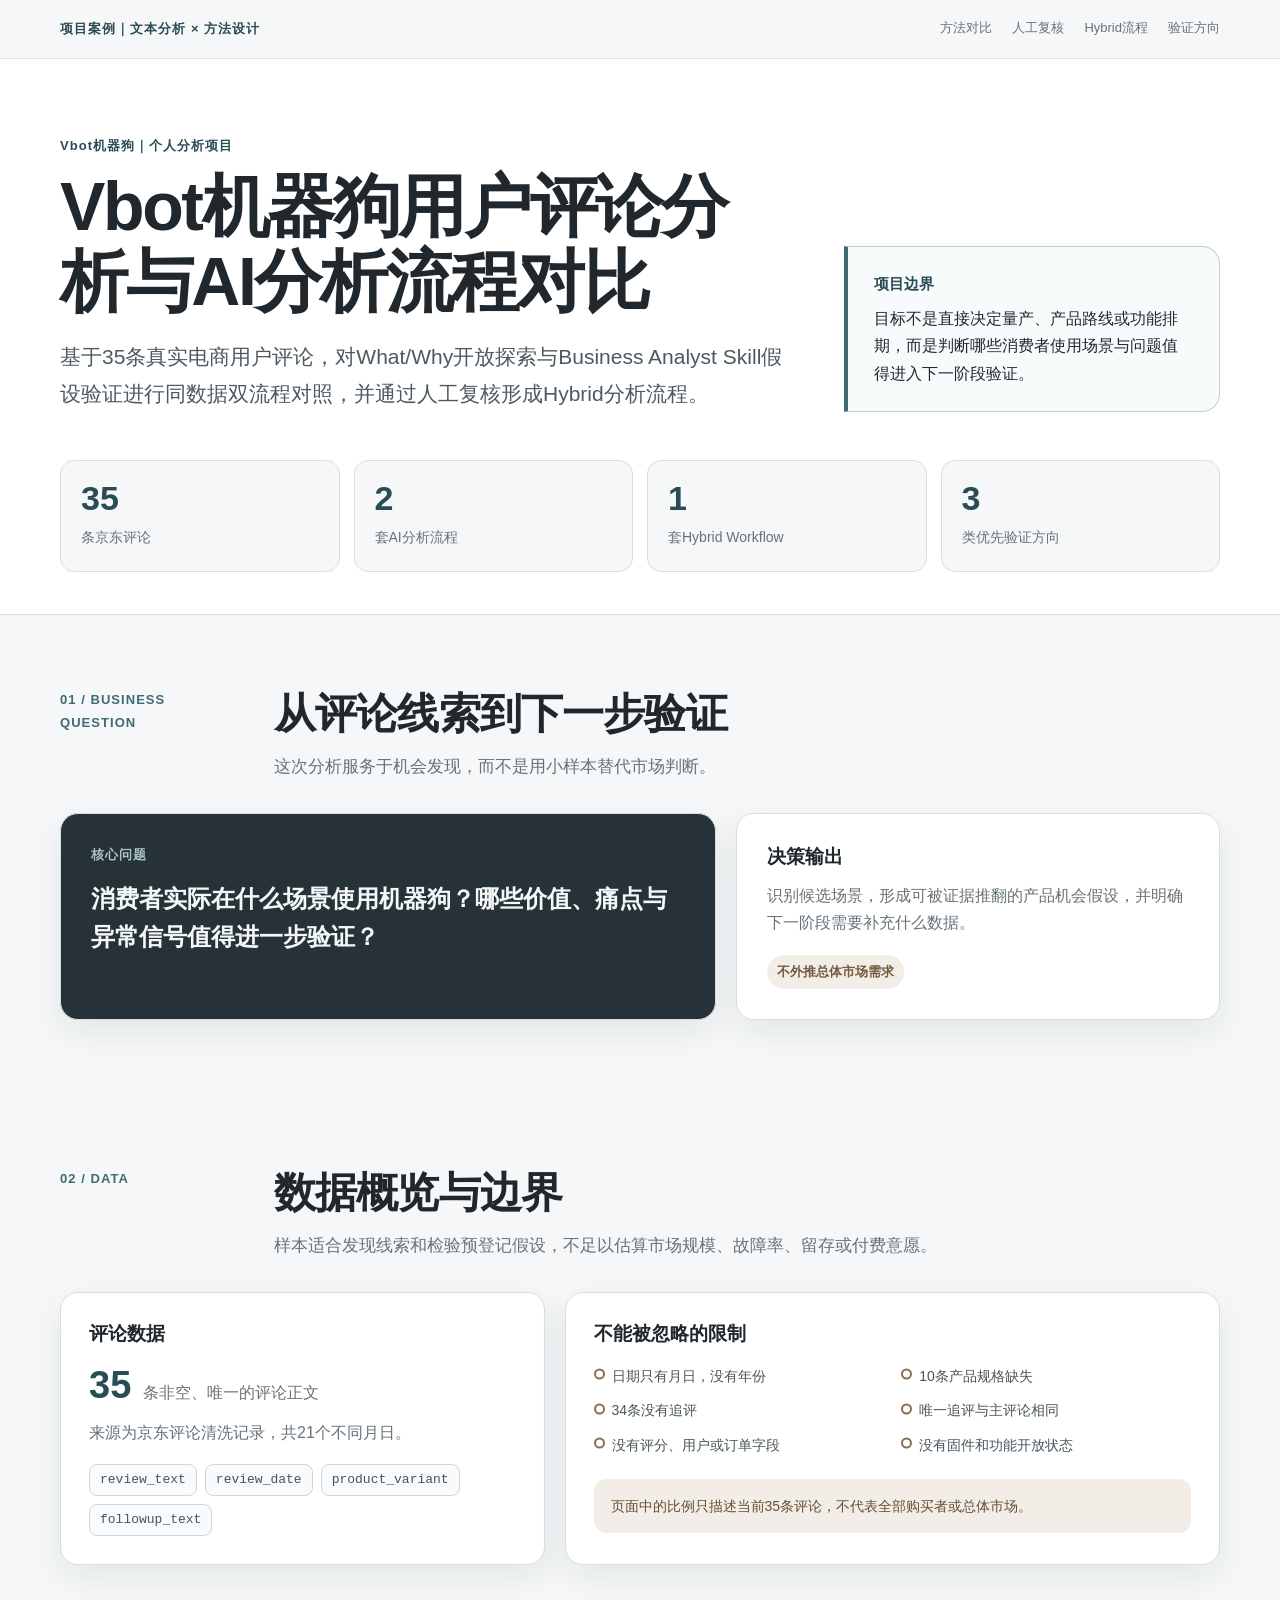
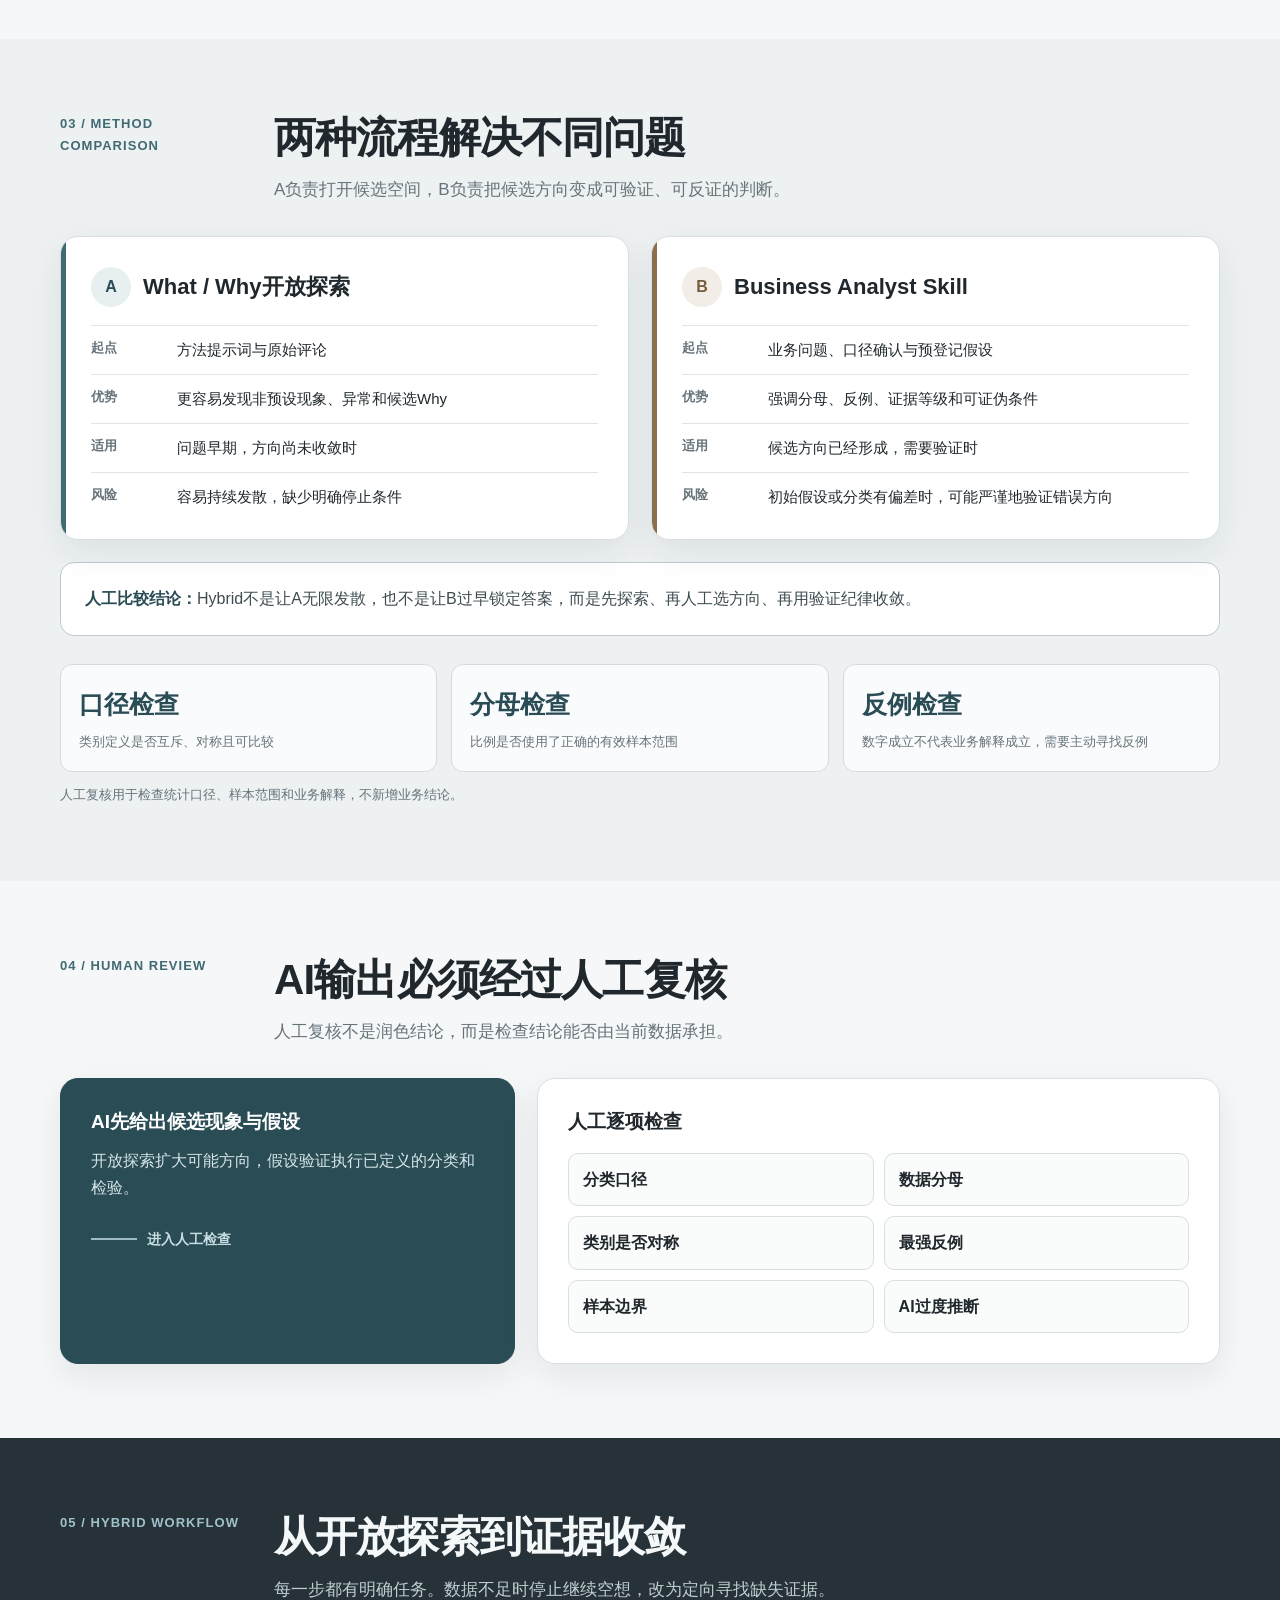
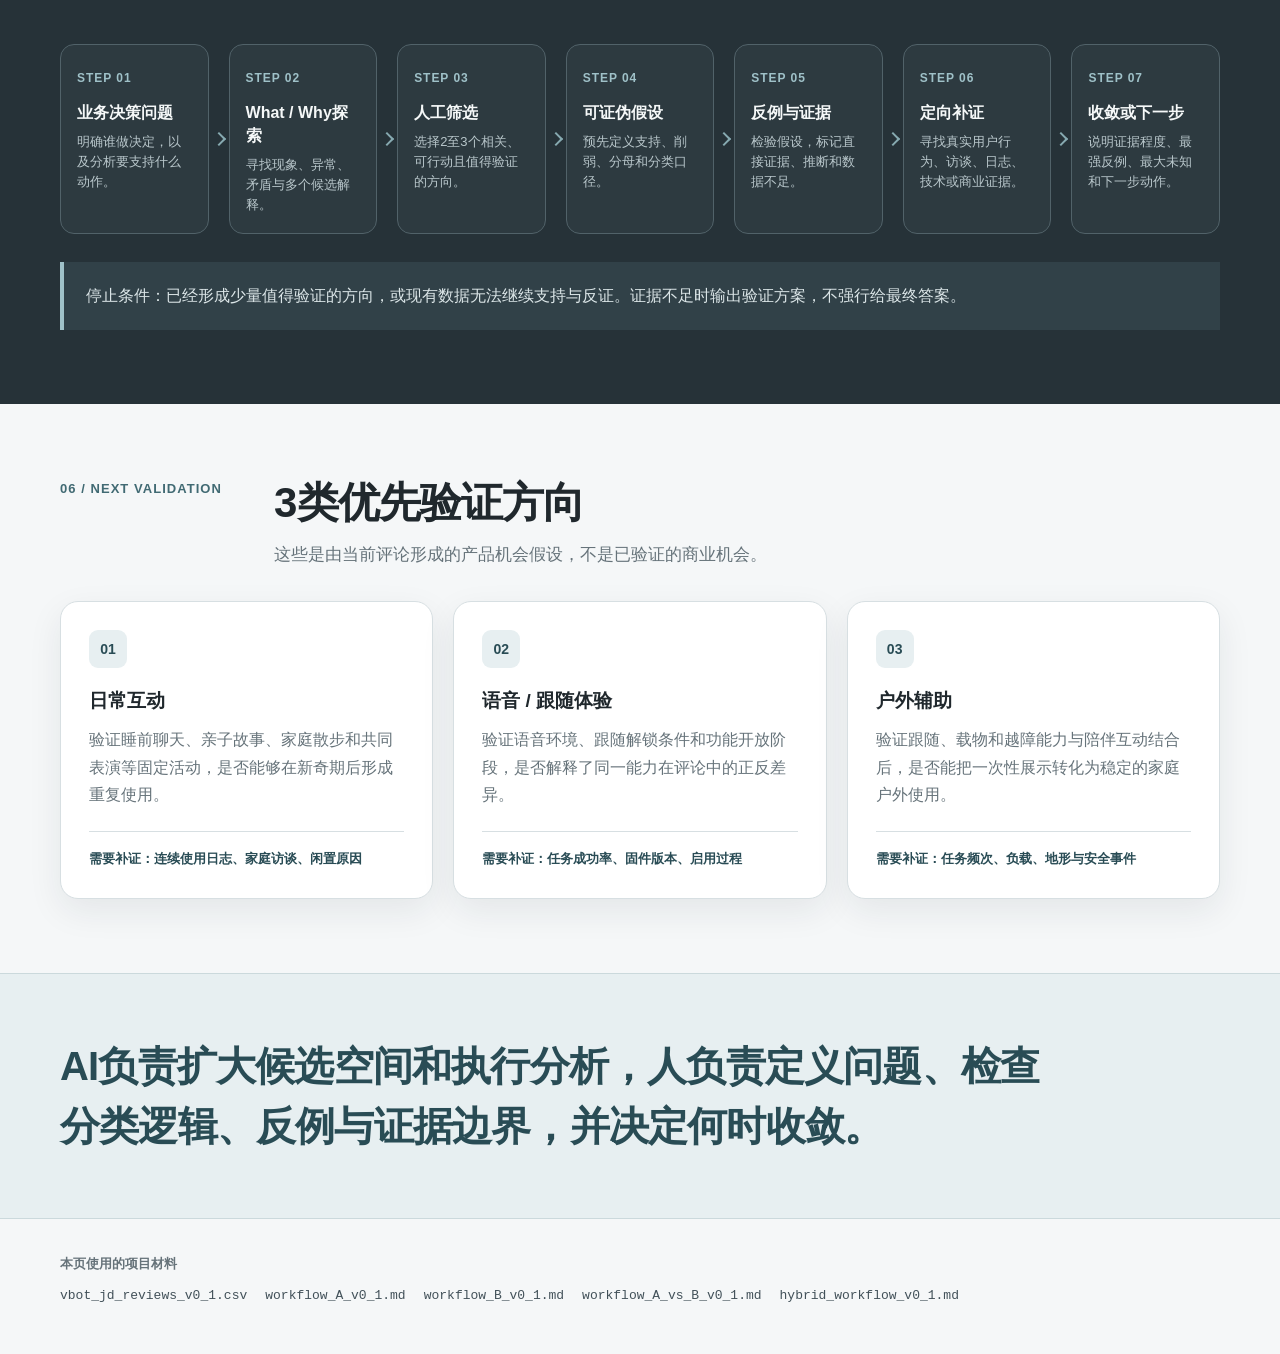
<file: assets/vbot/vbot_analysis_case.html>
<!doctype html>
<html lang="zh-CN">
<head>
  <meta charset="utf-8">
  <meta name="viewport" content="width=device-width, initial-scale=1">
  <meta name="description" content="Vbot机器狗用户评论分析与AI分析流程对比项目案例">
  <title>Vbot机器狗用户评论分析与AI分析流程对比</title>
  <style>
    :root {
      --paper: #f5f7f8;
      --surface: #ffffff;
      --ink: #20282d;
      --muted: #66737a;
      --line: #d7dfe2;
      --accent: #416a73;
      --accent-deep: #294c55;
      --accent-soft: #e7eff1;
      --warm: #8a6f4d;
      --warm-soft: #f2eee7;
      --dark: #263238;
      --radius: 18px;
      --shadow: 0 12px 34px rgba(31, 43, 48, 0.08);
      --max: 1160px;
    }

    * { box-sizing: border-box; }

    html { scroll-behavior: smooth; }

    body {
      margin: 0;
      color: var(--ink);
      background: var(--paper);
      font-family: "Microsoft YaHei", "PingFang SC", "Noto Sans CJK SC", Arial, sans-serif;
      font-size: 16px;
      line-height: 1.72;
      text-rendering: optimizeLegibility;
    }

    a { color: inherit; }

    .shell {
      width: min(calc(100% - 40px), var(--max));
      margin: 0 auto;
    }

    .topbar {
      position: sticky;
      top: 0;
      z-index: 20;
      border-bottom: 1px solid rgba(215, 223, 226, 0.9);
      background: rgba(245, 247, 248, 0.94);
      backdrop-filter: blur(12px);
    }

    .topbar-inner {
      min-height: 58px;
      display: flex;
      align-items: center;
      justify-content: space-between;
      gap: 20px;
    }

    .eyebrow {
      margin: 0;
      color: var(--accent-deep);
      font-size: 13px;
      font-weight: 700;
      letter-spacing: 0.08em;
    }

    .topnav {
      display: flex;
      gap: 20px;
      color: var(--muted);
      font-size: 13px;
    }

    .topnav a {
      text-decoration: none;
      border-bottom: 1px solid transparent;
    }

    .topnav a:hover,
    .topnav a:focus-visible {
      color: var(--accent-deep);
      border-color: var(--accent);
    }

    main { overflow: hidden; }

    .hero {
      padding: 76px 0 42px;
      background: var(--surface);
      border-bottom: 1px solid var(--line);
    }

    .hero-grid {
      display: grid;
      grid-template-columns: minmax(0, 1.45fr) minmax(330px, 0.75fr);
      gap: 56px;
      align-items: end;
    }

    .hero h1 {
      max-width: 820px;
      margin: 12px 0 20px;
      font-size: clamp(38px, 5.6vw, 68px);
      line-height: 1.1;
      letter-spacing: -0.035em;
      font-weight: 760;
    }

    .hero .lead {
      max-width: 820px;
      margin: 0;
      color: #4c5a61;
      font-size: clamp(17px, 2vw, 21px);
      line-height: 1.75;
    }

    .hero-note {
      padding: 24px 26px;
      border: 1px solid #bfcdd1;
      border-left: 4px solid var(--accent);
      border-radius: 0 var(--radius) var(--radius) 0;
      background: #f8fbfb;
    }

    .hero-note strong {
      display: block;
      margin-bottom: 8px;
      color: var(--accent-deep);
      font-size: 15px;
    }

    .hero-note p { margin: 0; }

    .stats {
      display: grid;
      grid-template-columns: repeat(4, 1fr);
      gap: 14px;
      margin-top: 48px;
    }

    .stat {
      min-height: 112px;
      padding: 20px;
      border: 1px solid var(--line);
      border-radius: 14px;
      background: var(--paper);
    }

    .stat-number {
      display: block;
      color: var(--accent-deep);
      font-size: 34px;
      font-weight: 760;
      line-height: 1;
      font-variant-numeric: tabular-nums;
    }

    .stat-label {
      display: block;
      margin-top: 10px;
      color: var(--muted);
      font-size: 14px;
    }

    section { padding: 74px 0; }

    .section-head {
      display: grid;
      grid-template-columns: 180px minmax(0, 1fr);
      gap: 34px;
      align-items: start;
      margin-bottom: 32px;
    }

    .section-index {
      color: var(--accent);
      font-size: 13px;
      font-weight: 700;
      letter-spacing: 0.08em;
      text-transform: uppercase;
    }

    .section-head h2 {
      margin: 0;
      font-size: clamp(28px, 3.3vw, 42px);
      line-height: 1.2;
      letter-spacing: -0.02em;
    }

    .section-head p {
      max-width: 760px;
      margin: 12px 0 0;
      color: var(--muted);
      font-size: 17px;
    }

    .business-grid {
      display: grid;
      grid-template-columns: 1.15fr 0.85fr;
      gap: 20px;
    }

    .question-card,
    .boundary-card,
    .data-card,
    .method-card,
    .review-card,
    .opportunity-card {
      border: 1px solid var(--line);
      border-radius: var(--radius);
      background: var(--surface);
      box-shadow: var(--shadow);
    }

    .question-card,
    .boundary-card { padding: 30px; }

    .question-card {
      background: var(--dark);
      color: #f4f7f7;
    }

    .card-kicker {
      display: block;
      margin-bottom: 14px;
      color: #a9c4ca;
      font-size: 13px;
      font-weight: 700;
      letter-spacing: 0.08em;
    }

    .question-card p {
      margin: 0;
      font-size: 24px;
      line-height: 1.55;
      font-weight: 650;
    }

    .boundary-card h3,
    .data-card h3,
    .method-card h3,
    .review-card h3,
    .opportunity-card h3 {
      margin: 0;
      font-size: 19px;
      line-height: 1.35;
    }

    .boundary-card p,
    .data-card p,
    .method-card p,
    .review-card p,
    .opportunity-card p {
      margin: 12px 0 0;
      color: var(--muted);
    }

    .boundary-tag {
      display: inline-flex;
      align-items: center;
      margin-top: 18px;
      padding: 6px 10px;
      border-radius: 999px;
      background: var(--warm-soft);
      color: #715a3d;
      font-size: 13px;
      font-weight: 700;
    }

    .data-layout {
      display: grid;
      grid-template-columns: 0.85fr 1.15fr;
      gap: 20px;
    }

    .data-card { padding: 28px; }

    .source-line {
      display: flex;
      align-items: baseline;
      gap: 12px;
      margin-top: 20px;
    }

    .source-line strong {
      color: var(--accent-deep);
      font-size: 38px;
      line-height: 1;
      font-variant-numeric: tabular-nums;
    }

    .source-line span { color: var(--muted); }

    .field-list,
    .limit-list,
    .check-list {
      margin: 18px 0 0;
      padding: 0;
      list-style: none;
    }

    .field-list {
      display: flex;
      flex-wrap: wrap;
      gap: 8px;
    }

    .field-list li {
      padding: 6px 10px;
      border: 1px solid #cdd8db;
      border-radius: 8px;
      background: #f8fafb;
      color: #45565e;
      font: 13px/1.35 Consolas, "Microsoft YaHei", monospace;
    }

    .limit-list {
      display: grid;
      grid-template-columns: repeat(2, minmax(0, 1fr));
      gap: 10px 18px;
    }

    .limit-list li {
      position: relative;
      padding-left: 18px;
      color: #48565d;
      font-size: 14px;
    }

    .limit-list li::before {
      content: "";
      position: absolute;
      top: 0.72em;
      left: 0;
      width: 7px;
      height: 7px;
      border: 2px solid var(--warm);
      border-radius: 50%;
      transform: translateY(-50%);
    }

    .sample-warning {
      margin-top: 22px;
      padding: 15px 17px;
      border-radius: 12px;
      background: var(--warm-soft);
      color: #674f34;
      font-size: 14px;
    }

    .method-section { background: #edf1f2; }

    .method-grid {
      display: grid;
      grid-template-columns: 1fr 1fr;
      gap: 22px;
    }

    .method-card {
      position: relative;
      overflow: hidden;
      padding: 30px;
    }

    .method-card::before {
      content: "";
      position: absolute;
      inset: 0 auto 0 0;
      width: 5px;
      background: var(--accent);
    }

    .method-card.method-b::before { background: var(--warm); }

    .method-label {
      display: flex;
      align-items: center;
      gap: 12px;
      margin-bottom: 18px;
    }

    .method-letter {
      display: grid;
      width: 40px;
      height: 40px;
      place-items: center;
      border-radius: 50%;
      background: var(--accent-soft);
      color: var(--accent-deep);
      font-weight: 800;
    }

    .method-b .method-letter {
      background: var(--warm-soft);
      color: #755c3e;
    }

    .method-title {
      font-size: 22px;
      font-weight: 760;
    }

    .method-points {
      display: grid;
      gap: 11px;
      margin: 0;
      padding: 0;
      list-style: none;
    }

    .method-points li {
      display: grid;
      grid-template-columns: 74px 1fr;
      gap: 12px;
      padding-top: 11px;
      border-top: 1px solid #e0e5e7;
    }

    .method-points strong {
      color: var(--muted);
      font-size: 13px;
      font-weight: 700;
    }

    .method-points span { font-size: 15px; }

    .comparison-takeaway {
      margin-top: 22px;
      padding: 22px 24px;
      border: 1px solid #bdc9cc;
      border-radius: 14px;
      background: var(--surface);
      color: #3e4c52;
    }

    .comparison-takeaway strong { color: var(--accent-deep); }

    .evidence-strip {
      display: grid;
      grid-template-columns: repeat(3, 1fr);
      gap: 14px;
      margin-top: 28px;
    }

    .evidence-item {
      padding: 18px;
      border-radius: 12px;
      background: rgba(255, 255, 255, 0.75);
      border: 1px solid #d4dcdf;
    }

    .evidence-item strong {
      display: block;
      color: var(--accent-deep);
      font-size: 25px;
      font-variant-numeric: tabular-nums;
    }

    .evidence-item span {
      display: block;
      margin-top: 5px;
      color: var(--muted);
      font-size: 13px;
    }

    .evidence-note {
      margin: 12px 0 0;
      color: var(--muted);
      font-size: 13px;
    }

    .review-grid {
      display: grid;
      grid-template-columns: 0.8fr 1.2fr;
      gap: 22px;
      align-items: stretch;
    }

    .review-card { padding: 30px; }

    .review-card.primary {
      background: var(--accent-deep);
      color: white;
      border-color: var(--accent-deep);
    }

    .review-card.primary p { color: #d7e5e8; }

    .review-arrow {
      display: flex;
      align-items: center;
      gap: 10px;
      margin-top: 25px;
      color: #c7dde1;
      font-size: 14px;
      font-weight: 700;
    }

    .review-arrow::before {
      content: "";
      flex: 0 0 46px;
      height: 2px;
      background: #9ebcc2;
    }

    .check-list {
      display: grid;
      grid-template-columns: repeat(2, minmax(0, 1fr));
      gap: 10px;
    }

    .check-list li {
      padding: 12px 14px;
      border: 1px solid #d7dfe1;
      border-radius: 10px;
      background: #fafbfb;
      font-weight: 650;
    }

    .workflow-section {
      background: var(--dark);
      color: #f5f8f8;
    }

    .workflow-section .section-index { color: #9fc1c8; }
    .workflow-section .section-head p { color: #c0cdd1; }

    .workflow {
      display: grid;
      grid-template-columns: repeat(7, minmax(0, 1fr));
      gap: 20px;
      align-items: stretch;
      margin-top: 40px;
    }

    .flow-node {
      position: relative;
      min-height: 146px;
      padding: 18px 16px;
      border: 1px solid #516269;
      border-radius: 14px;
      background: #2d3a40;
    }

    .flow-node:not(:last-child)::after {
      content: "";
      position: absolute;
      top: 50%;
      left: calc(100% + 6px);
      width: 8px;
      height: 8px;
      border-top: 2px solid #87aab1;
      border-right: 2px solid #87aab1;
      transform: translateY(-50%) rotate(45deg);
    }

    .flow-step {
      color: #9fc1c8;
      font-size: 12px;
      font-weight: 800;
      letter-spacing: 0.08em;
    }

    .flow-node h3 {
      margin: 10px 0 0;
      font-size: 16px;
      line-height: 1.45;
    }

    .flow-node p {
      margin: 8px 0 0;
      color: #b9c7cb;
      font-size: 13px;
      line-height: 1.55;
    }

    .workflow-rule {
      margin-top: 28px;
      padding: 20px 22px;
      border-left: 4px solid #9fc1c8;
      background: #314148;
      color: #dce6e8;
    }

    .opportunity-grid {
      display: grid;
      grid-template-columns: repeat(3, 1fr);
      gap: 20px;
    }

    .opportunity-card {
      display: flex;
      flex-direction: column;
      min-height: 286px;
      padding: 28px;
    }

    .opportunity-number {
      display: grid;
      width: 38px;
      height: 38px;
      place-items: center;
      margin-bottom: 20px;
      border-radius: 9px;
      background: var(--accent-soft);
      color: var(--accent-deep);
      font-size: 14px;
      font-weight: 800;
    }

    .opportunity-card p { flex: 1; }

    .validation-line {
      margin-top: 22px;
      padding-top: 16px;
      border-top: 1px solid var(--line);
      color: var(--accent-deep);
      font-size: 13px;
      font-weight: 700;
    }

    .closing {
      padding: 62px 0;
      background: var(--accent-soft);
      border-top: 1px solid #cbd9dc;
      border-bottom: 1px solid #cbd9dc;
    }

    .closing blockquote {
      max-width: 980px;
      margin: 0;
      color: var(--accent-deep);
      font-size: clamp(25px, 3.4vw, 40px);
      font-weight: 700;
      line-height: 1.5;
      letter-spacing: -0.02em;
    }

    footer {
      padding: 34px 0 46px;
      color: var(--muted);
      font-size: 13px;
    }

    .source-files {
      display: flex;
      flex-wrap: wrap;
      gap: 8px 18px;
      margin-top: 10px;
    }

    .source-files code {
      color: #425159;
      font-family: Consolas, monospace;
    }

    @media (max-width: 980px) {
      .hero-grid,
      .business-grid,
      .data-layout,
      .review-grid { grid-template-columns: 1fr; }

      .hero-grid { gap: 28px; }
      .stats { grid-template-columns: repeat(2, 1fr); }
      .workflow { grid-template-columns: 1fr 1fr; }

      .flow-node:not(:last-child)::after { display: none; }
      .opportunity-grid { grid-template-columns: 1fr; }
    }

    @media (max-width: 720px) {
      .shell { width: min(calc(100% - 28px), var(--max)); }
      .topbar-inner { min-height: 52px; }
      .topnav { display: none; }
      .hero { padding-top: 52px; }
      section { padding: 56px 0; }
      .section-head { grid-template-columns: 1fr; gap: 8px; }
      .stats,
      .method-grid,
      .evidence-strip,
      .check-list,
      .workflow,
      .limit-list { grid-template-columns: 1fr; }
      .hero h1 { font-size: 38px; }
      .question-card p { font-size: 21px; }
      .flow-node { min-height: auto; }
    }

    @media print {
      .topbar { position: static; }
      body { background: white; }
      .question-card,
      .boundary-card,
      .data-card,
      .method-card,
      .review-card,
      .opportunity-card { box-shadow: none; }
    }
  </style>
</head>
<body>
  <header class="topbar">
    <div class="shell topbar-inner">
      <p class="eyebrow">项目案例｜文本分析 × 方法设计</p>
      <nav class="topnav" aria-label="页面导航">
        <a href="#method">方法对比</a>
        <a href="#review">人工复核</a>
        <a href="#workflow">Hybrid流程</a>
        <a href="#opportunities">验证方向</a>
      </nav>
    </div>
  </header>

  <main>
    <section class="hero" aria-labelledby="page-title">
      <div class="shell">
        <div class="hero-grid">
          <div>
            <p class="eyebrow">Vbot机器狗｜个人分析项目</p>
            <h1 id="page-title">Vbot机器狗用户评论分析与AI分析流程对比</h1>
            <p class="lead">基于35条真实电商用户评论，对What/Why开放探索与Business Analyst Skill假设验证进行同数据双流程对照，并通过人工复核形成Hybrid分析流程。</p>
          </div>
          <aside class="hero-note" aria-label="项目边界">
            <strong>项目边界</strong>
            <p>目标不是直接决定量产、产品路线或功能排期，而是判断哪些消费者使用场景与问题值得进入下一阶段验证。</p>
          </aside>
        </div>

        <div class="stats" aria-label="项目摘要">
          <div class="stat"><span class="stat-number">35</span><span class="stat-label">条京东评论</span></div>
          <div class="stat"><span class="stat-number">2</span><span class="stat-label">套AI分析流程</span></div>
          <div class="stat"><span class="stat-number">1</span><span class="stat-label">套Hybrid Workflow</span></div>
          <div class="stat"><span class="stat-number">3</span><span class="stat-label">类优先验证方向</span></div>
        </div>
      </div>
    </section>

    <section aria-labelledby="business-title">
      <div class="shell">
        <div class="section-head">
          <span class="section-index">01 / Business question</span>
          <div>
            <h2 id="business-title">从评论线索到下一步验证</h2>
            <p>这次分析服务于机会发现，而不是用小样本替代市场判断。</p>
          </div>
        </div>

        <div class="business-grid">
          <article class="question-card">
            <span class="card-kicker">核心问题</span>
            <p>消费者实际在什么场景使用机器狗？哪些价值、痛点与异常信号值得进一步验证？</p>
          </article>
          <article class="boundary-card">
            <h3>决策输出</h3>
            <p>识别候选场景，形成可被证据推翻的产品机会假设，并明确下一阶段需要补充什么数据。</p>
            <span class="boundary-tag">不外推总体市场需求</span>
          </article>
        </div>
      </div>
    </section>

    <section aria-labelledby="data-title">
      <div class="shell">
        <div class="section-head">
          <span class="section-index">02 / Data</span>
          <div>
            <h2 id="data-title">数据概览与边界</h2>
            <p>样本适合发现线索和检验预登记假设，不足以估算市场规模、故障率、留存或付费意愿。</p>
          </div>
        </div>

        <div class="data-layout">
          <article class="data-card">
            <h3>评论数据</h3>
            <div class="source-line"><strong>35</strong><span>条非空、唯一的评论正文</span></div>
            <p>来源为京东评论清洗记录，共21个不同月日。</p>
            <ul class="field-list" aria-label="CSV字段">
              <li>review_text</li>
              <li>review_date</li>
              <li>product_variant</li>
              <li>followup_text</li>
            </ul>
          </article>

          <article class="data-card">
            <h3>不能被忽略的限制</h3>
            <ul class="limit-list">
              <li>日期只有月日，没有年份</li>
              <li>10条产品规格缺失</li>
              <li>34条没有追评</li>
              <li>唯一追评与主评论相同</li>
              <li>没有评分、用户或订单字段</li>
              <li>没有固件和功能开放状态</li>
            </ul>
            <div class="sample-warning">页面中的比例只描述当前35条评论，不代表全部购买者或总体市场。</div>
          </article>
        </div>
      </div>
    </section>

    <section class="method-section" id="method" aria-labelledby="method-title">
      <div class="shell">
        <div class="section-head">
          <span class="section-index">03 / Method comparison</span>
          <div>
            <h2 id="method-title">两种流程解决不同问题</h2>
            <p>A负责打开候选空间，B负责把候选方向变成可验证、可反证的判断。</p>
          </div>
        </div>

        <div class="method-grid">
          <article class="method-card">
            <div class="method-label">
              <span class="method-letter">A</span>
              <span class="method-title">What / Why开放探索</span>
            </div>
            <ul class="method-points">
              <li><strong>起点</strong><span>方法提示词与原始评论</span></li>
              <li><strong>优势</strong><span>更容易发现非预设现象、异常和候选Why</span></li>
              <li><strong>适用</strong><span>问题早期，方向尚未收敛时</span></li>
              <li><strong>风险</strong><span>容易持续发散，缺少明确停止条件</span></li>
            </ul>
          </article>

          <article class="method-card method-b">
            <div class="method-label">
              <span class="method-letter">B</span>
              <span class="method-title">Business Analyst Skill</span>
            </div>
            <ul class="method-points">
              <li><strong>起点</strong><span>业务问题、口径确认与预登记假设</span></li>
              <li><strong>优势</strong><span>强调分母、反例、证据等级和可证伪条件</span></li>
              <li><strong>适用</strong><span>候选方向已经形成，需要验证时</span></li>
              <li><strong>风险</strong><span>初始假设或分类有偏差时，可能严谨地验证错误方向</span></li>
            </ul>
          </article>
        </div>

        <div class="comparison-takeaway"><strong>人工比较结论：</strong>Hybrid不是让A无限发散，也不是让B过早锁定答案，而是先探索、再人工选方向、再用验证纪律收敛。</div>

        <div class="evidence-strip" aria-label="人工复核发现">
          <div class="evidence-item"><strong>口径检查</strong><span>类别定义是否互斥、对称且可比较</span></div>
          <div class="evidence-item"><strong>分母检查</strong><span>比例是否使用了正确的有效样本范围</span></div>
          <div class="evidence-item"><strong>反例检查</strong><span>数字成立不代表业务解释成立，需要主动寻找反例</span></div>
        </div>
        <p class="evidence-note">人工复核用于检查统计口径、样本范围和业务解释，不新增业务结论。</p>
      </div>
    </section>

    <section id="review" aria-labelledby="review-title">
      <div class="shell">
        <div class="section-head">
          <span class="section-index">04 / Human review</span>
          <div>
            <h2 id="review-title">AI输出必须经过人工复核</h2>
            <p>人工复核不是润色结论，而是检查结论能否由当前数据承担。</p>
          </div>
        </div>

        <div class="review-grid">
          <article class="review-card primary">
            <h3>AI先给出候选现象与假设</h3>
            <p>开放探索扩大可能方向，假设验证执行已定义的分类和检验。</p>
            <div class="review-arrow">进入人工检查</div>
          </article>
          <article class="review-card">
            <h3>人工逐项检查</h3>
            <ul class="check-list">
              <li>分类口径</li>
              <li>数据分母</li>
              <li>类别是否对称</li>
              <li>最强反例</li>
              <li>样本边界</li>
              <li>AI过度推断</li>
            </ul>
          </article>
        </div>
      </div>
    </section>

    <section class="workflow-section" id="workflow" aria-labelledby="workflow-title">
      <div class="shell">
        <div class="section-head">
          <span class="section-index">05 / Hybrid workflow</span>
          <div>
            <h2 id="workflow-title">从开放探索到证据收敛</h2>
            <p>每一步都有明确任务。数据不足时停止继续空想，改为定向寻找缺失证据。</p>
          </div>
        </div>

        <div class="workflow" aria-label="Hybrid分析流程">
          <article class="flow-node"><span class="flow-step">STEP 01</span><h3>业务决策问题</h3><p>明确谁做决定，以及分析要支持什么动作。</p></article>
          <article class="flow-node"><span class="flow-step">STEP 02</span><h3>What / Why探索</h3><p>寻找现象、异常、矛盾与多个候选解释。</p></article>
          <article class="flow-node"><span class="flow-step">STEP 03</span><h3>人工筛选</h3><p>选择2至3个相关、可行动且值得验证的方向。</p></article>
          <article class="flow-node"><span class="flow-step">STEP 04</span><h3>可证伪假设</h3><p>预先定义支持、削弱、分母和分类口径。</p></article>
          <article class="flow-node"><span class="flow-step">STEP 05</span><h3>反例与证据</h3><p>检验假设，标记直接证据、推断和数据不足。</p></article>
          <article class="flow-node"><span class="flow-step">STEP 06</span><h3>定向补证</h3><p>寻找真实用户行为、访谈、日志、技术或商业证据。</p></article>
          <article class="flow-node"><span class="flow-step">STEP 07</span><h3>收敛或下一步</h3><p>说明证据程度、最强反例、最大未知和下一步动作。</p></article>
        </div>

        <div class="workflow-rule">停止条件：已经形成少量值得验证的方向，或现有数据无法继续支持与反证。证据不足时输出验证方案，不强行给最终答案。</div>
      </div>
    </section>

    <section id="opportunities" aria-labelledby="opportunity-title">
      <div class="shell">
        <div class="section-head">
          <span class="section-index">06 / Next validation</span>
          <div>
            <h2 id="opportunity-title">3类优先验证方向</h2>
            <p>这些是由当前评论形成的产品机会假设，不是已验证的商业机会。</p>
          </div>
        </div>

        <div class="opportunity-grid">
          <article class="opportunity-card">
            <span class="opportunity-number">01</span>
            <h3>日常互动</h3>
            <p>验证睡前聊天、亲子故事、家庭散步和共同表演等固定活动，是否能够在新奇期后形成重复使用。</p>
            <div class="validation-line">需要补证：连续使用日志、家庭访谈、闲置原因</div>
          </article>

          <article class="opportunity-card">
            <span class="opportunity-number">02</span>
            <h3>语音 / 跟随体验</h3>
            <p>验证语音环境、跟随解锁条件和功能开放阶段，是否解释了同一能力在评论中的正反差异。</p>
            <div class="validation-line">需要补证：任务成功率、固件版本、启用过程</div>
          </article>

          <article class="opportunity-card">
            <span class="opportunity-number">03</span>
            <h3>户外辅助</h3>
            <p>验证跟随、载物和越障能力与陪伴互动结合后，是否能把一次性展示转化为稳定的家庭户外使用。</p>
            <div class="validation-line">需要补证：任务频次、负载、地形与安全事件</div>
          </article>
        </div>
      </div>
    </section>

    <section class="closing" aria-label="项目方法总结">
      <div class="shell">
        <blockquote>AI负责扩大候选空间和执行分析，人负责定义问题、检查分类逻辑、反例与证据边界，并决定何时收敛。</blockquote>
      </div>
    </section>
  </main>

  <footer>
    <div class="shell">
      <strong>本页使用的项目材料</strong>
      <div class="source-files">
        <code>vbot_jd_reviews_v0_1.csv</code>
        <code>workflow_A_v0_1.md</code>
        <code>workflow_B_v0_1.md</code>
        <code>workflow_A_vs_B_v0_1.md</code>
        <code>hybrid_workflow_v0_1.md</code>
      </div>
    </div>
  </footer>
</body>
</html>
</file>
<file: style.css>
:root {
  --ink: #17211f;
  --ink-2: #46514f;
  --ink-3: #6e7977;
  --paper: #ffffff;
  --wash: #f4f7f6;
  --wash-2: #e8efed;
  --line: #d8e0de;
  --accent: #286e68;
  --accent-dark: #1f5752;
  --accent-pale: #e1efec;
  --blue: #465f84;
  --max: 1180px;
  --radius: 10px;
  --shadow: 0 18px 50px rgba(23, 33, 31, .09);
}

* { box-sizing: border-box; }
html { scroll-behavior: smooth; }
body {
  margin: 0;
  color: var(--ink);
  background: var(--paper);
  font-family: "Microsoft YaHei", "PingFang SC", "Noto Sans CJK SC", Arial, sans-serif;
  font-size: 16px;
  line-height: 1.65;
  -webkit-font-smoothing: antialiased;
}

a { color: inherit; text-decoration: none; }
img { display: block; max-width: 100%; }
button, a { -webkit-tap-highlight-color: transparent; }
.shell { width: min(calc(100% - 48px), var(--max)); margin-inline: auto; }
.skip-link { position: fixed; left: 16px; top: -100px; z-index: 100; padding: 10px 14px; background: var(--ink); color: #fff; }
.skip-link:focus { top: 16px; }

.site-header {
  position: sticky;
  top: 0;
  z-index: 20;
  background: rgba(255,255,255,.94);
  border-bottom: 1px solid transparent;
  backdrop-filter: blur(12px);
  transition: border-color .2s ease;
}
.site-header.is-scrolled { border-color: var(--line); }
.header-inner { min-height: 72px; display: flex; align-items: center; justify-content: space-between; gap: 24px; }
.brand { display: inline-flex; align-items: center; gap: 12px; font-weight: 700; letter-spacing: .02em; }
.brand-mark { display: grid; place-items: center; width: 36px; height: 36px; border: 1px solid var(--ink); font-size: 11px; letter-spacing: .08em; }
.brand-text { font-size: 15px; }
.site-nav { display: flex; align-items: center; gap: 27px; color: var(--ink-2); font-size: 14px; }
.site-nav a { position: relative; }
.site-nav a:not(.nav-resume)::after { content: ""; position: absolute; inset: auto 0 -7px; height: 1px; background: var(--accent); transform: scaleX(0); transform-origin: left; transition: transform .2s ease; }
.site-nav a:hover::after, .site-nav a:focus-visible::after { transform: scaleX(1); }
.nav-resume { padding: 9px 13px; border: 1px solid var(--line); border-radius: 4px; background: var(--wash); }
.menu-toggle { display: none; border: 1px solid var(--line); background: var(--paper); color: var(--ink); padding: 8px 12px; font: inherit; }

.hero { position: relative; min-height: 630px; display: grid; align-items: center; border-bottom: 1px solid var(--line); overflow: hidden; }
.hero::before { content: ""; position: absolute; inset: 0; pointer-events: none; background-image: linear-gradient(to right, rgba(40,110,104,.055) 1px, transparent 1px), linear-gradient(to bottom, rgba(40,110,104,.055) 1px, transparent 1px); background-size: 72px 72px; mask-image: linear-gradient(to right, transparent 8%, #000 58%, transparent 95%); }
.hero-grid { position: relative; display: grid; grid-template-columns: minmax(0, 1.45fr) minmax(340px, .75fr); gap: 90px; align-items: center; padding-block: 100px 110px; }
.eyebrow, .section-kicker { margin: 0 0 18px; color: var(--accent); font-size: 12px; font-weight: 700; letter-spacing: .19em; }
.hero h1 { margin: 0; color: var(--ink-2); font-size: clamp(52px, 6.5vw, 86px); line-height: 1; letter-spacing: -.055em; font-weight: 700; }
.role { margin: 24px 0 7px; font-size: clamp(27px, 3.2vw, 40px); line-height: 1.28; font-weight: 780; letter-spacing: -.025em; }
.positioning { margin: 0; color: var(--ink); font-size: 21px; font-weight: 650; letter-spacing: .025em; }
.positioning span { color: var(--accent); padding-inline: 8px; }
.hero-actions { display: flex; flex-wrap: wrap; gap: 12px; margin-top: 38px; }
.button { display: inline-flex; align-items: center; justify-content: center; min-width: 132px; min-height: 46px; padding: 10px 18px; border: 1px solid var(--ink); border-radius: 4px; font-size: 14px; font-weight: 700; transition: background .2s ease, color .2s ease, border-color .2s ease; }
.button-primary { background: var(--ink); color: #fff; }
.button-primary:hover { background: var(--accent-dark); border-color: var(--accent-dark); }
.button-secondary { background: var(--paper); }
.button-secondary:hover { border-color: var(--accent); color: var(--accent-dark); }
.profile-panel { background: rgba(255,255,255,.88); border: 1px solid var(--line); border-radius: var(--radius); box-shadow: var(--shadow); }
.profile-head { display: flex; align-items: center; gap: 10px; padding: 17px 20px; border-bottom: 1px solid var(--line); color: var(--ink-2); font-size: 13px; font-weight: 650; }
.status-dot { width: 8px; height: 8px; border-radius: 50%; background: var(--accent); box-shadow: 0 0 0 4px var(--accent-pale); }
.profile-list { margin: 0; padding: 4px 20px; }
.profile-list > div { display: grid; grid-template-columns: 58px 1fr; gap: 18px; padding: 18px 0; border-bottom: 1px solid var(--line); }
.profile-list > div:last-child { border-bottom: 0; }
.profile-list dt { color: var(--ink-3); font-size: 13px; }
.profile-list dd { margin: 0; font-size: 15px; font-weight: 650; line-height: 1.55; }
.profile-note { margin: 0; padding: 18px 20px; background: var(--wash); color: var(--ink-2); font-size: 13px; border-radius: 0 0 var(--radius) var(--radius); }

.section { padding-block: 110px; }
.section-heading { display: grid; grid-template-columns: minmax(0, 1fr) 390px; gap: 50px; align-items: end; margin-bottom: 54px; }
.section-heading h2 { margin: 0; font-size: clamp(34px, 5vw, 54px); line-height: 1.15; letter-spacing: -.04em; }
.section-heading > p { margin: 0 0 6px; color: var(--ink-2); font-size: 15px; }
.projects { background: var(--wash); }
.project { display: grid; grid-template-columns: minmax(0, 1.06fr) minmax(0, .94fr); min-height: 570px; margin-top: 30px; background: var(--paper); border: 1px solid var(--line); border-radius: var(--radius); overflow: hidden; }
.project-content { padding: clamp(34px, 5vw, 64px); align-self: center; }
.project-meta { display: flex; justify-content: space-between; gap: 24px; margin-bottom: 24px; color: var(--accent); font-size: 12px; font-weight: 700; letter-spacing: .08em; }
.project-meta span:last-child { text-align: right; }
.project h3 { max-width: 570px; margin: 0; font-size: clamp(30px, 3.6vw, 46px); line-height: 1.18; letter-spacing: -.04em; }
.project-summary { max-width: 620px; margin: 22px 0 28px; color: var(--ink-2); }
.project-visual { position: relative; min-width: 0; overflow: hidden; background: #dfe6e4; }
.report-visual { min-height: 620px; background: #e5e9e8; }
.report-visual img { width: 100%; height: 100%; object-fit: cover; object-position: top; }
.visual-caption { position: absolute; left: 18px; bottom: 18px; padding: 7px 10px; border-radius: 3px; background: rgba(255,255,255,.92); border: 1px solid rgba(23,33,31,.15); color: var(--ink-2); font-size: 12px; font-weight: 700; }
.visual-caption-dark { background: rgba(19,22,24,.9); border-color: rgba(255,255,255,.12); color: #fff; }
.metric-grid { display: grid; grid-template-columns: repeat(2, 1fr); gap: 1px; margin: 0 0 26px; background: var(--line); border: 1px solid var(--line); }
.metric-grid > div { min-height: 100px; padding: 18px; background: var(--paper); }
.metric-grid strong { display: block; color: var(--accent-dark); font-size: 34px; line-height: 1.05; letter-spacing: -.04em; }
.metric-grid span { display: block; margin-top: 9px; color: var(--ink-3); font-size: 12px; line-height: 1.4; }
.metric-grid-four { grid-template-columns: repeat(2, 1fr); }
.metric-grid-three { grid-template-columns: repeat(3, 1fr); }
.finding-list { margin: 0 0 18px; padding: 0; list-style: none; color: var(--ink-2); font-size: 14px; }
.finding-list li { position: relative; padding: 10px 0 10px 19px; border-top: 1px solid var(--line); }
.finding-list li::before { content: ""; position: absolute; left: 0; top: 20px; width: 7px; height: 2px; background: var(--accent); }
.project-disclaimer { margin: 18px 0; padding: 10px 12px; background: var(--wash); color: var(--ink-3); font-size: 12px; }
.text-link { display: inline-flex; align-items: center; gap: 10px; margin-top: 10px; padding-bottom: 5px; border-bottom: 1px solid var(--ink); font-size: 14px; font-weight: 700; }
.text-link:hover { color: var(--accent-dark); border-color: var(--accent); }
.project-dify { grid-template-columns: minmax(0, .92fr) minmax(0, 1.08fr); }
.dify-visual { display: grid; grid-template-rows: .62fr .82fr .7fr; gap: 12px; padding: 18px; background: #202425; }
.workflow-shot, .dashboard-frame, .code-frame { position: relative; min-height: 0; overflow: hidden; border: 1px solid rgba(255,255,255,.13); background: #16191a; }
.workflow-shot img { width: 100%; height: 100%; object-fit: cover; object-position: center; }
.dashboard-frame { min-height: 220px; }
.dashboard-frame img { width: 100%; height: 100%; object-fit: cover; object-position: top; }
.code-frame img { width: 100%; height: 100%; object-fit: cover; object-position: top left; }
.method-note { margin: 22px 0 14px; padding-left: 14px; border-left: 3px solid var(--accent); color: var(--ink-2); font-size: 14px; }
.project-vbot { min-height: 610px; }
.vbot-visual { display: flex; align-items: center; padding: 22px; background: #dfe9e7; }
.vbot-preview { width: 100%; overflow: hidden; background: var(--paper); box-shadow: 0 14px 34px rgba(23,33,31,.13); }
.vbot-preview img { width: 100%; height: auto; object-fit: contain; }
.process-line { display: flex; align-items: center; flex-wrap: wrap; gap: 9px; margin: 25px 0; color: var(--ink-2); font-size: 13px; }
.process-line span { padding: 7px 9px; background: var(--accent-pale); border-radius: 3px; }
.process-line i { color: var(--accent); font-style: normal; }
.direction-list { margin-top: 25px; }
.direction-list > p { margin: 0 0 8px; color: var(--ink-3); font-size: 12px; font-weight: 700; letter-spacing: .1em; }
.direction-list ol { list-style: none; margin: 0; padding: 0; }
.direction-list li { display: flex; align-items: baseline; gap: 13px; padding: 11px 0; border-top: 1px solid var(--line); font-weight: 650; }
.direction-list li span { color: var(--accent); font-size: 11px; }
.technical-practice { display: grid; grid-template-columns: minmax(260px, .72fr) minmax(0, 1.7fr); gap: 34px; margin-top: 30px; padding: clamp(26px, 4vw, 42px); background: var(--paper); border: 1px solid var(--line); border-radius: var(--radius); }
.technical-head { align-self: center; }
.technical-head .section-kicker { margin-bottom: 12px; }
.technical-head h3 { margin: 0; font-size: clamp(25px, 3vw, 34px); line-height: 1.25; letter-spacing: -.035em; }
.technical-head > p:not(.section-kicker):not(.project-disclaimer) { margin: 18px 0 0; color: var(--ink-2); font-size: 14px; }
.technical-gallery { display: grid; grid-template-columns: 1.25fr 1fr; gap: 14px; min-width: 0; }
.technical-gallery figure { display: grid; grid-template-rows: minmax(0, 1fr) auto; min-width: 0; margin: 0; overflow: hidden; background: #202425; border: 1px solid var(--line); }
.technical-gallery img { width: 100%; height: 100%; min-height: 230px; object-fit: cover; object-position: top left; }
.technical-gallery figcaption { padding: 9px 12px; background: var(--paper); color: var(--ink-3); font-size: 11px; font-weight: 650; }

.compact-heading { margin-bottom: 45px; }
.quiet-link { margin-bottom: 6px; color: var(--ink-2); font-size: 14px; text-align: right; }
.experience { border-bottom: 1px solid var(--line); }
.experience-heading { grid-template-columns: 1fr; }
.timeline { border-top: 1px solid var(--ink); }
.timeline-item { display: grid; grid-template-columns: 220px 1fr; gap: 65px; padding: 42px 0; border-bottom: 1px solid var(--line); }
.timeline-when { color: var(--ink-3); font-size: 13px; letter-spacing: .04em; }
.timeline-role { margin: 0 0 4px; color: var(--accent); font-size: 13px; font-weight: 700; }
.timeline-body h3 { margin: 0 0 18px; font-size: 27px; }
.timeline-body h3 span { margin-left: 7px; color: var(--ink-3); font-size: 14px; font-weight: 500; }
.timeline-body ul { margin: 0; padding-left: 19px; color: var(--ink-2); }
.timeline-body li + li { margin-top: 8px; }

.skills { background: var(--wash); }
.skills-grid { display: grid; grid-template-columns: repeat(4, 1fr); gap: 1px; border: 1px solid var(--line); background: var(--line); }
.skills-grid article { min-height: 210px; padding: 28px; background: var(--paper); }
.skill-index { color: var(--accent); font-size: 11px; font-weight: 700; }
.skills-grid h3 { margin: 42px 0 10px; font-size: 23px; }
.skills-grid p { margin: 0; color: var(--ink-2); font-size: 14px; }

.contact { padding-block: 95px; background: var(--ink); color: #fff; }
.contact-grid { display: grid; grid-template-columns: 1.2fr .8fr; gap: 80px; align-items: end; }
.contact .section-kicker { color: #79b5af; }
.contact h2 { max-width: 660px; margin: 0; font-size: clamp(32px, 4.5vw, 54px); line-height: 1.25; letter-spacing: -.035em; }
.contact-list { display: grid; gap: 0; margin: 0; font-style: normal; border-top: 1px solid rgba(255,255,255,.35); }
.contact-list a, .contact-list p { display: grid; grid-template-columns: 84px 1fr; gap: 16px; margin: 0; padding: 14px 0; border-bottom: 1px solid rgba(255,255,255,.18); font-size: 14px; }
.contact-list span { color: rgba(255,255,255,.58); }
.contact-list a:hover { color: #a6d2cd; }
.site-footer { background: #101715; color: rgba(255,255,255,.58); }
.site-footer .shell { min-height: 70px; display: flex; align-items: center; justify-content: space-between; gap: 24px; font-size: 12px; }

@media (max-width: 980px) {
  .hero-grid { grid-template-columns: 1fr .75fr; gap: 42px; }
  .project, .project-dify { grid-template-columns: 1fr; }
  .project-dify .project-content { order: 2; }
  .project-dify .project-visual { order: 1; min-height: 760px; }
  .project-visual { min-height: 620px; }
  .technical-practice { grid-template-columns: 1fr; }
  .skills-grid { grid-template-columns: repeat(2, 1fr); }
}

@media (max-width: 760px) {
  .shell { width: min(calc(100% - 32px), var(--max)); }
  .header-inner { min-height: 64px; }
  .menu-toggle { display: inline-flex; }
  .site-nav { display: none; position: absolute; inset: 64px 0 auto; padding: 18px 16px 22px; flex-direction: column; align-items: stretch; gap: 0; background: var(--paper); border-bottom: 1px solid var(--line); }
  .site-nav.is-open { display: flex; }
  .site-nav a { padding: 12px; }
  .nav-resume { margin-top: 6px; text-align: center; }
  .hero { min-height: auto; }
  .hero-grid { grid-template-columns: 1fr; gap: 54px; padding-block: 72px; }
  .hero h1 { font-size: clamp(48px, 16vw, 66px); }
  .role { font-size: 27px; }
  .positioning { font-size: 17px; }
  .section { padding-block: 78px; }
  .section-heading { grid-template-columns: 1fr; gap: 18px; margin-bottom: 36px; }
  .section-heading h2 { font-size: 36px; }
  .project { margin-top: 20px; }
  .project-content { padding: 32px 24px 38px; }
  .project h3 { font-size: 31px; }
  .project-meta { display: grid; gap: 5px; }
  .project-meta span:last-child { text-align: left; }
  .project-visual, .report-visual { min-height: 420px; }
  .dify-visual { min-height: 720px; }
  .technical-gallery { grid-template-columns: 1fr; }
  .technical-gallery img { min-height: 0; height: auto; }
  .timeline-item { grid-template-columns: 1fr; gap: 12px; padding: 32px 0; }
  .timeline-body h3 { font-size: 24px; }
  .quiet-link { text-align: left; }
  .skills-grid { grid-template-columns: 1fr; }
  .skills-grid article { min-height: 160px; }
  .skills-grid h3 { margin-top: 25px; }
  .contact-grid { grid-template-columns: 1fr; gap: 48px; }
  .contact-list a, .contact-list p { grid-template-columns: 74px 1fr; }
}

@media (max-width: 420px) {
  .metric-grid, .metric-grid-four { grid-template-columns: 1fr 1fr; }
  .metric-grid-three { grid-template-columns: repeat(3, 1fr); }
  .metric-grid strong { font-size: 27px; }
  .project-visual, .report-visual { min-height: 360px; }
  .hero-actions .button { flex: 1 1 auto; }
}

@media (prefers-reduced-motion: reduce) {
  html { scroll-behavior: auto; }
  *, *::before, *::after { transition-duration: .01ms !important; }
}
</file>
